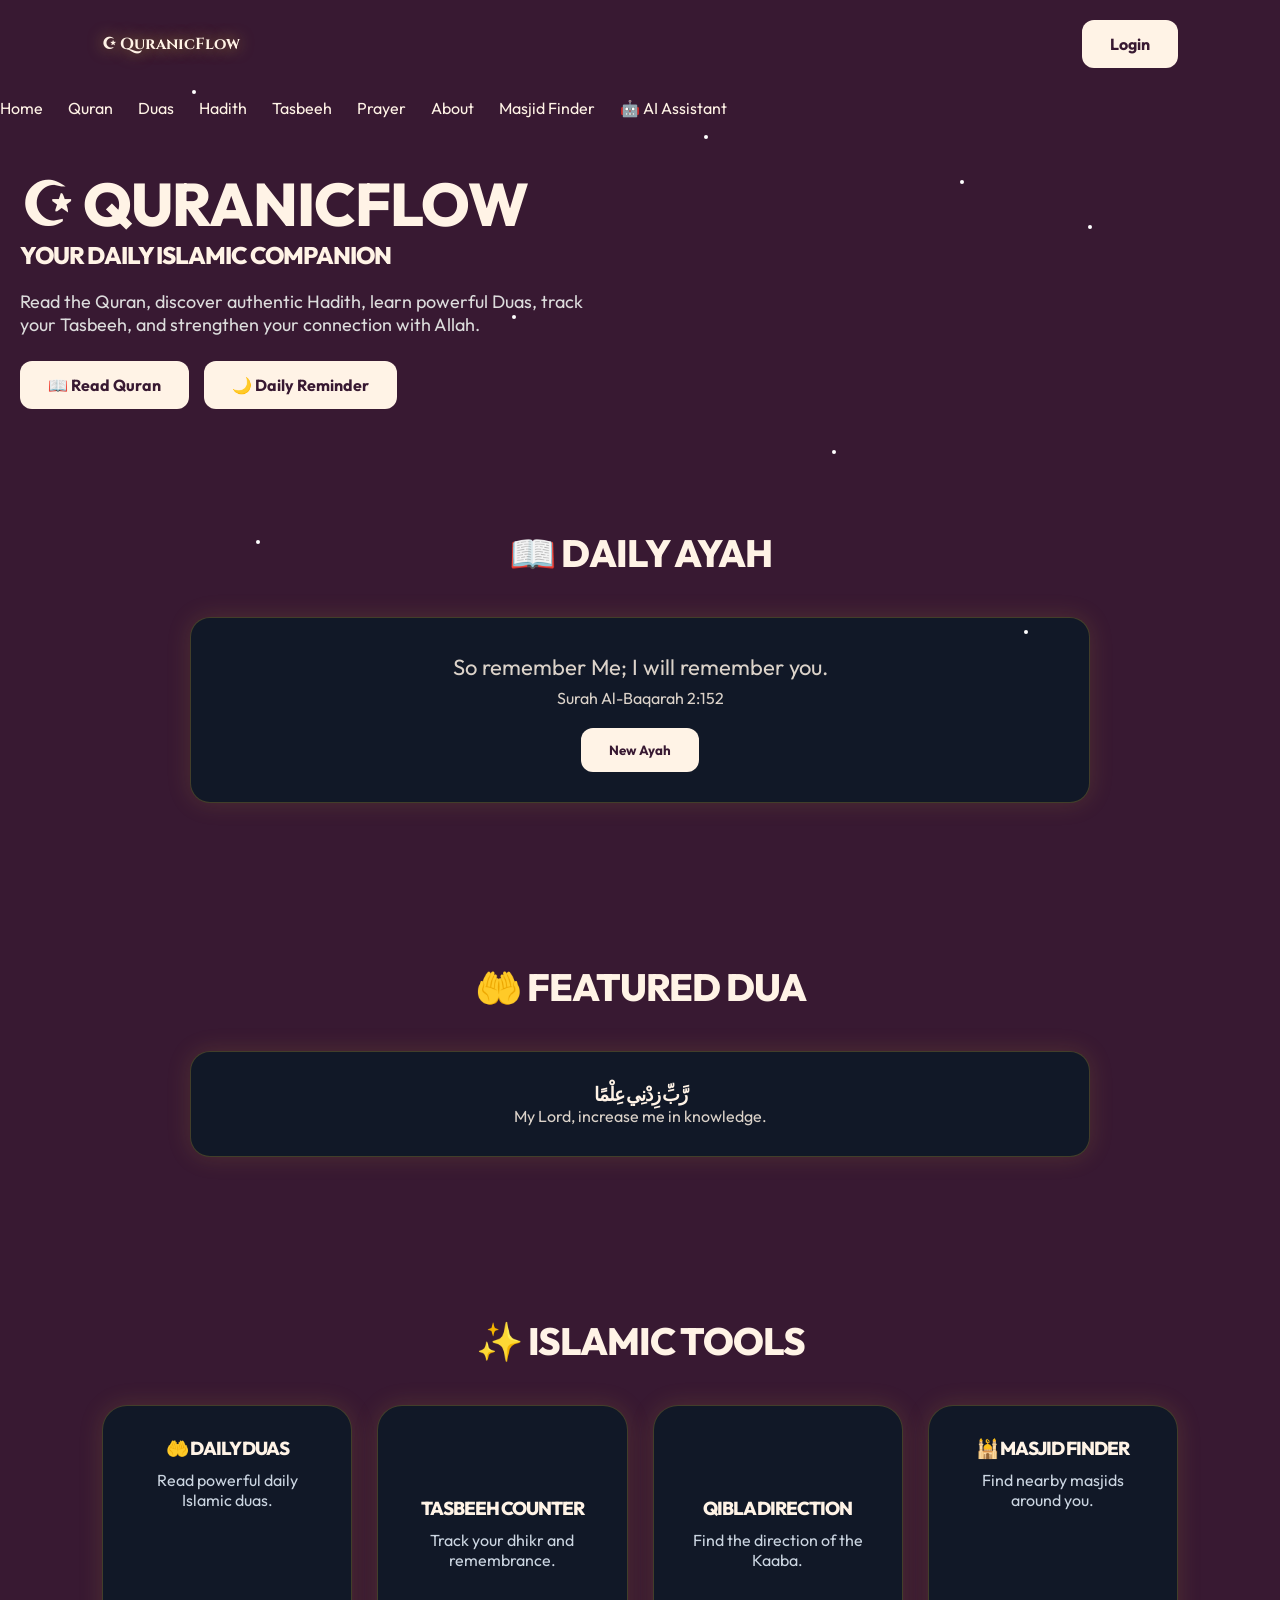
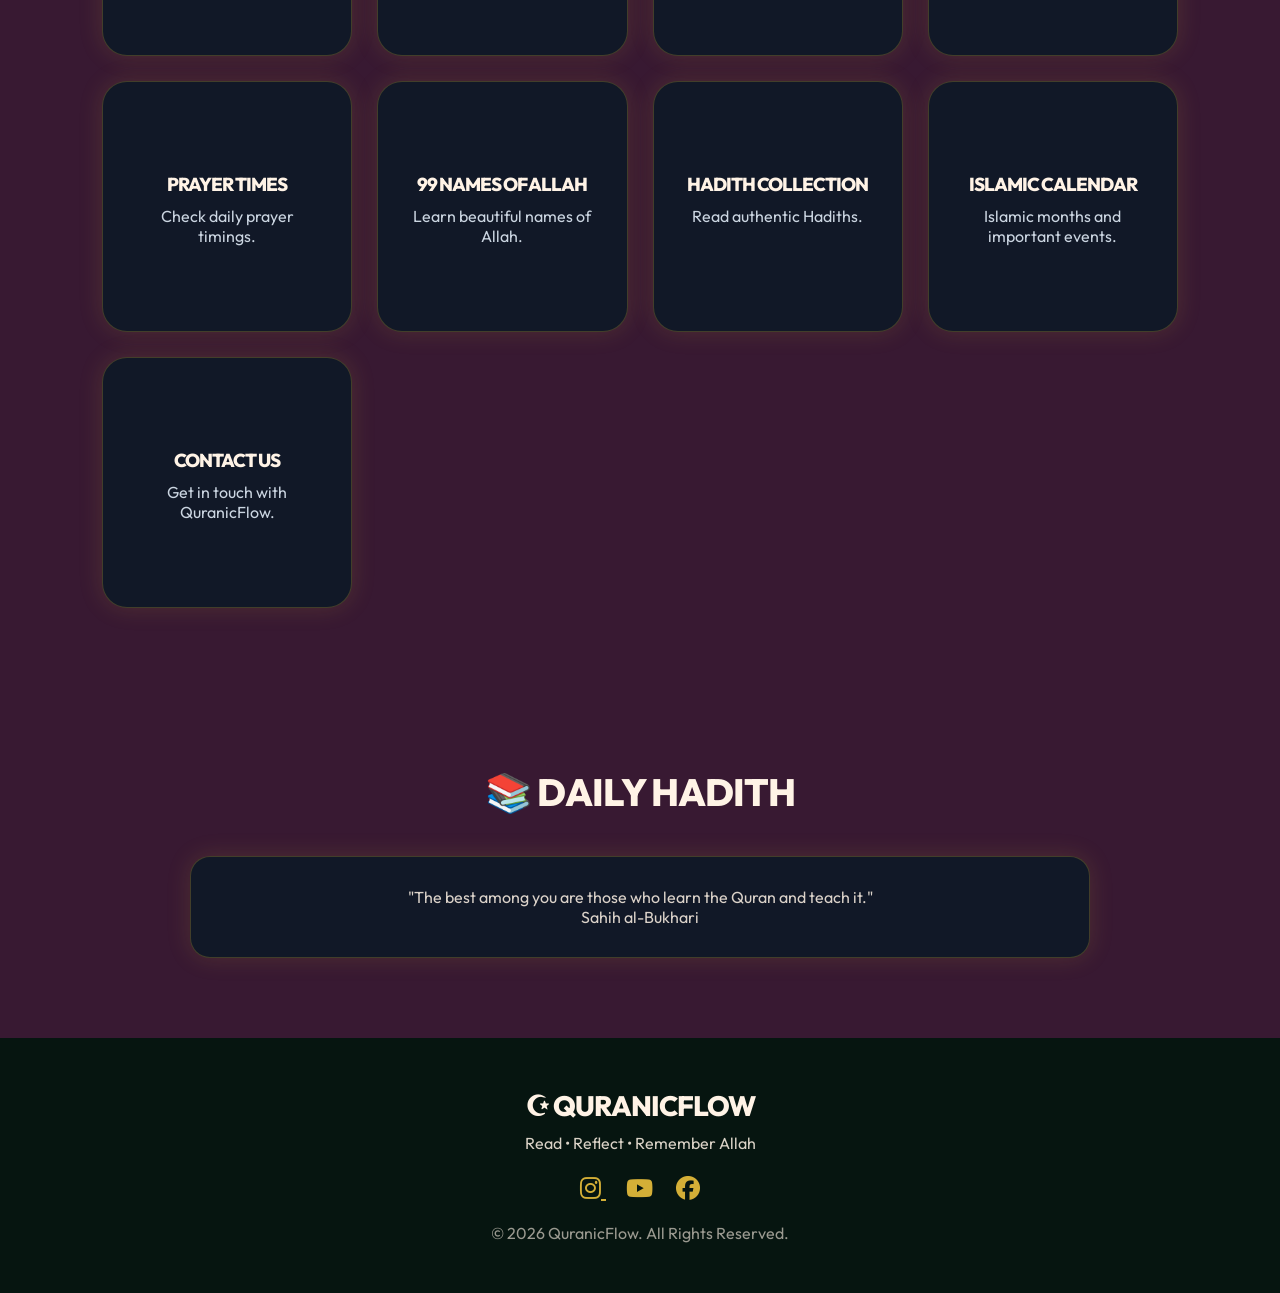
<file: index.html>
<!DOCTYPE html>
<html lang="en">
<head>
<link rel="manifest" href="manifest.json">
<meta name="theme-color" content="#D4AF37">
<meta charset="UTF-8">
<meta name="viewport" content="width=device-width, initial-scale=1.0">
<title>QuranicFlow | Read • Reflect • Remember Allah</title>

<link rel="stylesheet" href="style.css">

<link href="https://fonts.googleapis.com/css2?family=Poppins:wght@300;400;500;600;700&display=swap" rel="stylesheet">
<link href="https://fonts.googleapis.com/css2?family=Cinzel:wght@600;700&display=swap" rel="stylesheet">

<link href="https://fonts.googleapis.com/css2?family=Outfit:wght@300;400;500;600;700&display=swap" rel="stylesheet">
<link rel="stylesheet"
href="https://cdnjs.cloudflare.com/ajax/libs/font-awesome/6.5.1/css/all.min.css">

</head>
<body>



<div class="stars">
  <span></span>
  <span></span>
  <span></span>
  <span></span>
  <span></span>
  <span></span>
  <span></span>
  <span></span>
</div>

<!-- Navbar -->
<div class="navbar">
    <div class="logo">☪ QuranicFlow</div>

       <div class="nav-buttons">
    <a href="login.html" class="btn">Login</a>
</div>
</div>
<ul class="nav-links" id="nav-links">
<li><a href="#">Home</a></li>
<li><a href="quran.html">Quran</a></li>
<li><a href="duas.html">Duas</a></li>
<li><a href="hadith.html">Hadith</a></li>
<li><a href="tasbeeh.html">Tasbeeh</a></li>
<li><a href="prayer.html">Prayer</a></li>
<li><a href="about.html">About</a></li>
<li><a href="masjid.html">Masjid Finder</a></li>
<li><a href="ai.html">🤖 AI Assistant</a></li>
</ul>

</nav>
</header>

<!-- Hero -->

<section class="hero">

<div class="hero-content">

<h1>☪ QuranicFlow</h1>

<h2>Your Daily Islamic Companion</h2>

<p>
Read the Quran, discover authentic Hadith,
learn powerful Duas, track your Tasbeeh,
and strengthen your connection with Allah.
</p>

<div class="hero-buttons">

<a href="quran.html" class="btn">
📖 Read Quran
</a>

<a href="reminder.html" class="btn">
🌙 Daily Reminder
</a>

</div>

</section>

<!-- Daily Ayah -->

<section class="section">

<h2 class="section-title">
📖 Daily Ayah
</h2>

<div class="card">

<p class="ayah" id="ayahText"></p>

<span id="ayahRef"></span>

<br><br>

<button onclick="newAyah()" class="btn">
New Ayah
</button>

</div>

</section>

<!-- Featured Dua -->

<section class="section">

<h2 class="section-title">
🤲 Featured Dua
</h2>

<div class="card">

<h3>
رَّبِّ زِدْنِي عِلْمًا
</h3>

<p>
My Lord, increase me in knowledge.
</p>

</div>

</section>

<!-- Islamic Tools -->

<section class="section">

<h2 class="section-title">
✨ Islamic Tools
</h2>

<div class="tools-grid">

<div class="tool-card">
    <h3>🤲 Daily Duas</h3>
    <p>Read powerful daily Islamic duas.</p>
    <a href="duas.html" class="btn">Open</a>
</div>

<div class="tool-card">
<i class="fas fa-praying-hands"></i>

<h3>Tasbeeh Counter</h3>

<p>
Track your dhikr and remembrance.
</p>

<a href="tasbeeh.html">
Open
</a>

</div>
<div class="tool-card">

<i class="fas fa-kaaba"></i>

<h3>Qibla Direction</h3>

<p>
Find the direction of the Kaaba.
</p>

<a href="qibla.html">
Open
</a>

</div>
<div class="tool-card">

<h3>🕌 Masjid Finder</h3>

<p>
Find nearby masjids around you.
</p>

<a href="masjid.html">
Open
</a>

</div>

<div class="tool-card">

<i class="fas fa-mosque"></i>

<h3>Prayer Times</h3>

<p>
Check daily prayer timings.
</p>

<a href="prayer.html">
Open
</a>

</div>

<div class="tool-card">

<i class="fas fa-star-and-crescent"></i>

<h3>99 Names of Allah</h3>

<p>
Learn beautiful names of Allah.
</p>

<a href="names.html">
Open
</a>

</div>
<div class="tool-card">

<i class="fas fa-book"></i>

<h3>Hadith Collection</h3>

<p>
Read authentic Hadiths.
</p>

<a href="hadith.html">
Open
</a>

</div>
<div class="tool-card">

<i class="fas fa-calendar"></i>

<h3>Islamic Calendar</h3>

<p>
Islamic months and important events.
</p>

<a href="calendar.html">
Open
</a>

</div>

<div class="tool-card">

<i class="fas fa-phone"></i>

<h3>Contact Us</h3>

<p>
Get in touch with QuranicFlow.
</p>

<a href="contact.html">
Open
</a>

</div>
</div>

</section>

<!-- Hadith -->

<section class="section">

<h2 class="section-title">
📚 Daily Hadith
</h2>

<div class="card">

<p>

"The best among you are those who
learn the Quran and teach it."

</p>

<span>
Sahih al-Bukhari
</span>

</div>

</section>

<!-- Footer -->

<footer>

<h3>☪ QuranicFlow</h3>

<p>
Read • Reflect • Remember Allah
</p>

<div class="socials">

<a href="https://www.instagram.com/quranic._.flow" target="_blank">
    <i class="fab fa-instagram"></i>

<a href="#"><i class="fab fa-youtube"></i></a>

<a href="#"><i class="fab fa-facebook"></i></a>

</div>

<p class="copyright">
© 2026 QuranicFlow. All Rights Reserved.
</p>

</footer>
<script>
const ayahs = [
{
text:"And whoever puts their trust in Allah, then He is sufficient for them.",
ref:"Surah At-Talaq 65:3"
},
{
text:"Indeed, Allah is with the patient.",
ref:"Surah Al-Baqarah 2:153"
},
{
text:"So remember Me; I will remember you.",
ref:"Surah Al-Baqarah 2:152"
},
{
text:"Indeed, with hardship comes ease.",
ref:"Surah Ash-Sharh 94:6"
},
{
text:"Allah does not burden a soul beyond that it can bear.",
ref:"Surah Al-Baqarah 2:286"
}
];

function newAyah(){
const random = Math.floor(Math.random() * ayahs.length);

document.getElementById("ayahText").innerText =
ayahs[random].text;

document.getElementById("ayahRef").innerText =
ayahs[random].ref;
}

newAyah();
</script>
<button onclick="topFunction()" id="topBtn">
⬆
</button>

<script>

let mybutton =
document.getElementById("topBtn");

window.onscroll = function() {

if(document.body.scrollTop > 300 ||
document.documentElement.scrollTop > 300){

mybutton.style.display = "block";

}else{

mybutton.style.display = "none";

}

};

function topFunction(){

document.body.scrollTop = 0;
document.documentElement.scrollTop = 0;

}

</script>

<script>
if ("serviceWorker" in navigator) {
  navigator.serviceWorker.register("sw.js");
}
</script>
<script>
function toggleMenu(){
document.getElementById("nav-links").classList.toggle("active");
}
</script>
</body>
</html>
</file>
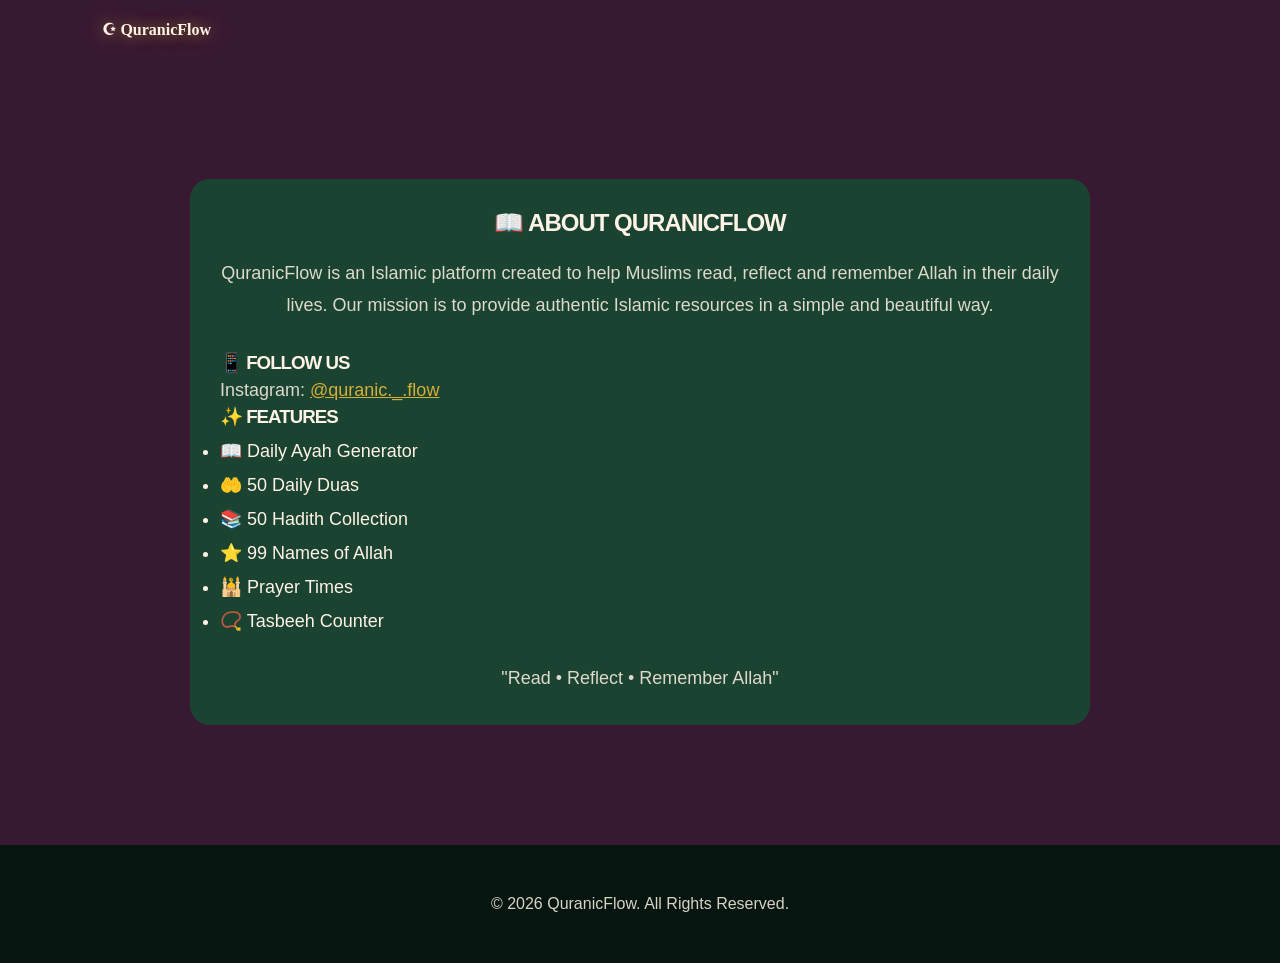
<file: about.html>
<!DOCTYPE html>
<html lang="en">
<head>
<meta charset="UTF-8">
<meta name="viewport" content="width=device-width, initial-scale=1.0">
<title>About Us | QuranicFlow</title>

<link rel="stylesheet" href="style.css">

<style>

.about-box{
max-width:900px;
margin:40px auto;
padding:30px;
background:#1B4332;
border-radius:20px;
text-align:center;
}

.about-box h2{
color:#D4AF37;
margin-bottom:20px;
}

.about-box p{
line-height:1.8;
font-size:18px;
}

.feature-list{
margin-top:30px;
text-align:left;
}

.feature-list li{
margin:12px 0;
font-size:18px;
}

</style>

</head>
<body>

<header>
<nav class="navbar">
<div class="logo">☪ QuranicFlow</div>
</nav>
</header>

<section class="section">

<div class="about-box">

<h2>📖 About QuranicFlow</h2>

<p>
QuranicFlow is an Islamic platform created to help Muslims
read, reflect and remember Allah in their daily lives.
Our mission is to provide authentic Islamic resources in a
simple and beautiful way.
</p>

<div class="feature-list">
<h3 style="color:#D4AF37;">📱 Follow Us</h3>

<p>
Instagram:
<a href="https://instagram.com/quranic._.flow"
style="color:#D4AF37;">
@quranic._.flow
</a>
</p>

<h3>✨ Features</h3>

<ul>
<li>📖 Daily Ayah Generator</li>
<li>🤲 50 Daily Duas</li>
<li>📚 50 Hadith Collection</li>
<li>⭐ 99 Names of Allah</li>
<li>🕌 Prayer Times</li>
<li>📿 Tasbeeh Counter</li>
</ul>

</div>

<p style="margin-top:30px;">
"Read • Reflect • Remember Allah"
</p>

</div>

</section>

<footer>
<p>© 2026 QuranicFlow. All Rights Reserved.</p>
</footer>

</body>
</html>
</file>
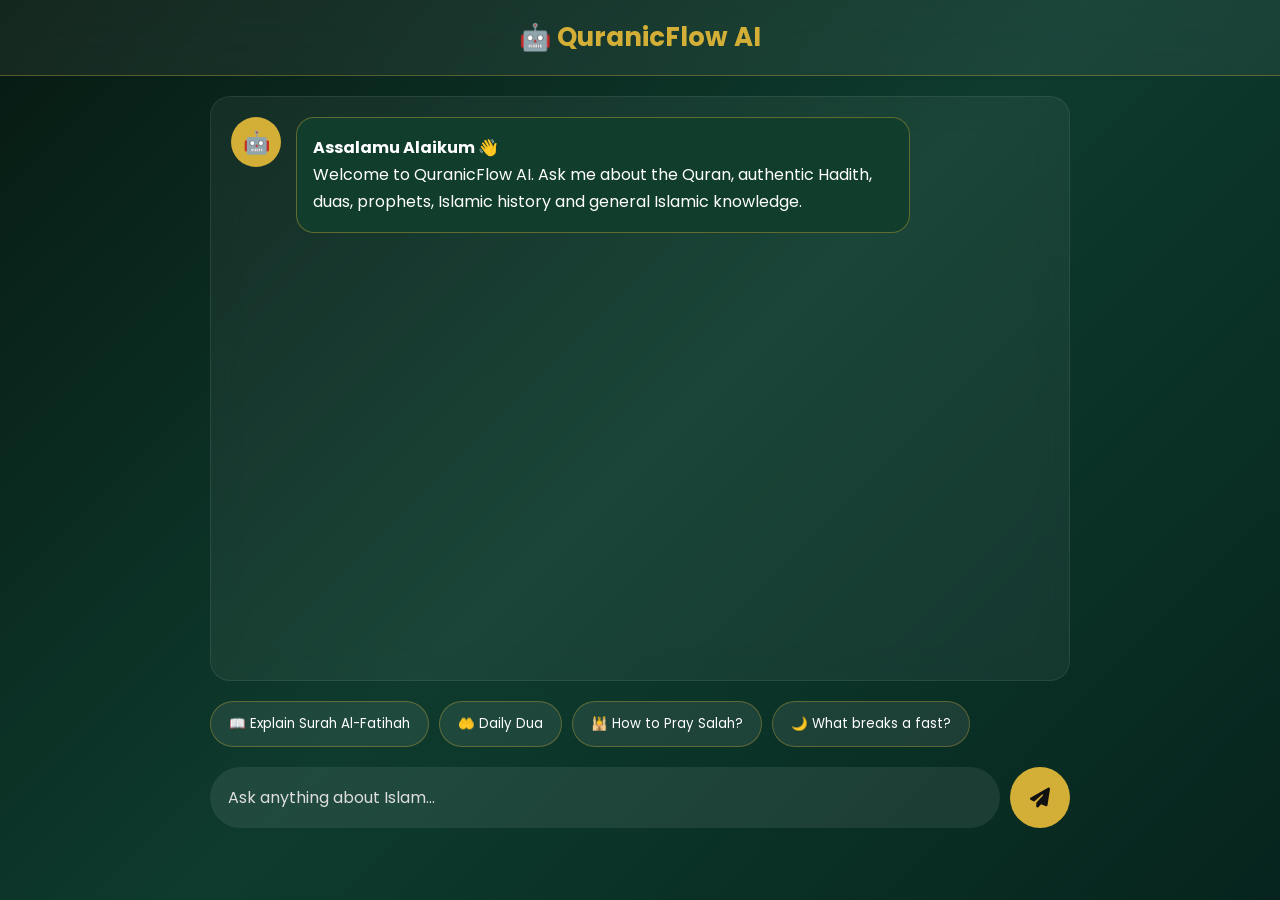
<file: ai.html>
<!DOCTYPE html>
<html lang="en">
<head>
    <meta charset="UTF-8">
    <meta name="viewport" content="width=device-width, initial-scale=1.0">
    <title>QuranicFlow AI Assistant</title>

    <link rel="stylesheet" href="ai.css">

    <!-- Google Font -->
    <link href="https://fonts.googleapis.com/css2?family=Poppins:wght@300;400;500;600;700&display=swap" rel="stylesheet">

    <!-- Icons -->
    <link rel="stylesheet" href="https://cdnjs.cloudflare.com/ajax/libs/font-awesome/6.7.2/css/all.min.css">
</head>

<body>

<header class="topbar">
    <h2>🤖 QuranicFlow AI</h2>
</header>

<section class="chat-container">

    <div id="chatBox" class="chat-box">

        <div class="ai-message">
            <div class="avatar">
                🤖
            </div>

            <div class="message">
                <h4>Assalamu Alaikum 👋</h4>

                <p>
                    Welcome to QuranicFlow AI.
                    Ask me about the Quran, authentic Hadith,
                    duas, prophets, Islamic history and general
                    Islamic knowledge.
                </p>
            </div>
        </div>

    </div>

    <div class="suggestions">

        <button class="suggestion">
            📖 Explain Surah Al-Fatihah
        </button>

        <button class="suggestion">
            🤲 Daily Dua
        </button>

        <button class="suggestion">
            🕌 How to Pray Salah?
        </button>

        <button class="suggestion">
            🌙 What breaks a fast?
        </button>

    </div>

    <div class="input-area">

        <input
        type="text"
        id="userInput"
        placeholder="Ask anything about Islam...">

        <button id="sendBtn">
            <i class="fas fa-paper-plane"></i>
        </button>

    </div>

</section>

<script src="ai.js"></script>

</body>
</html>
</file>
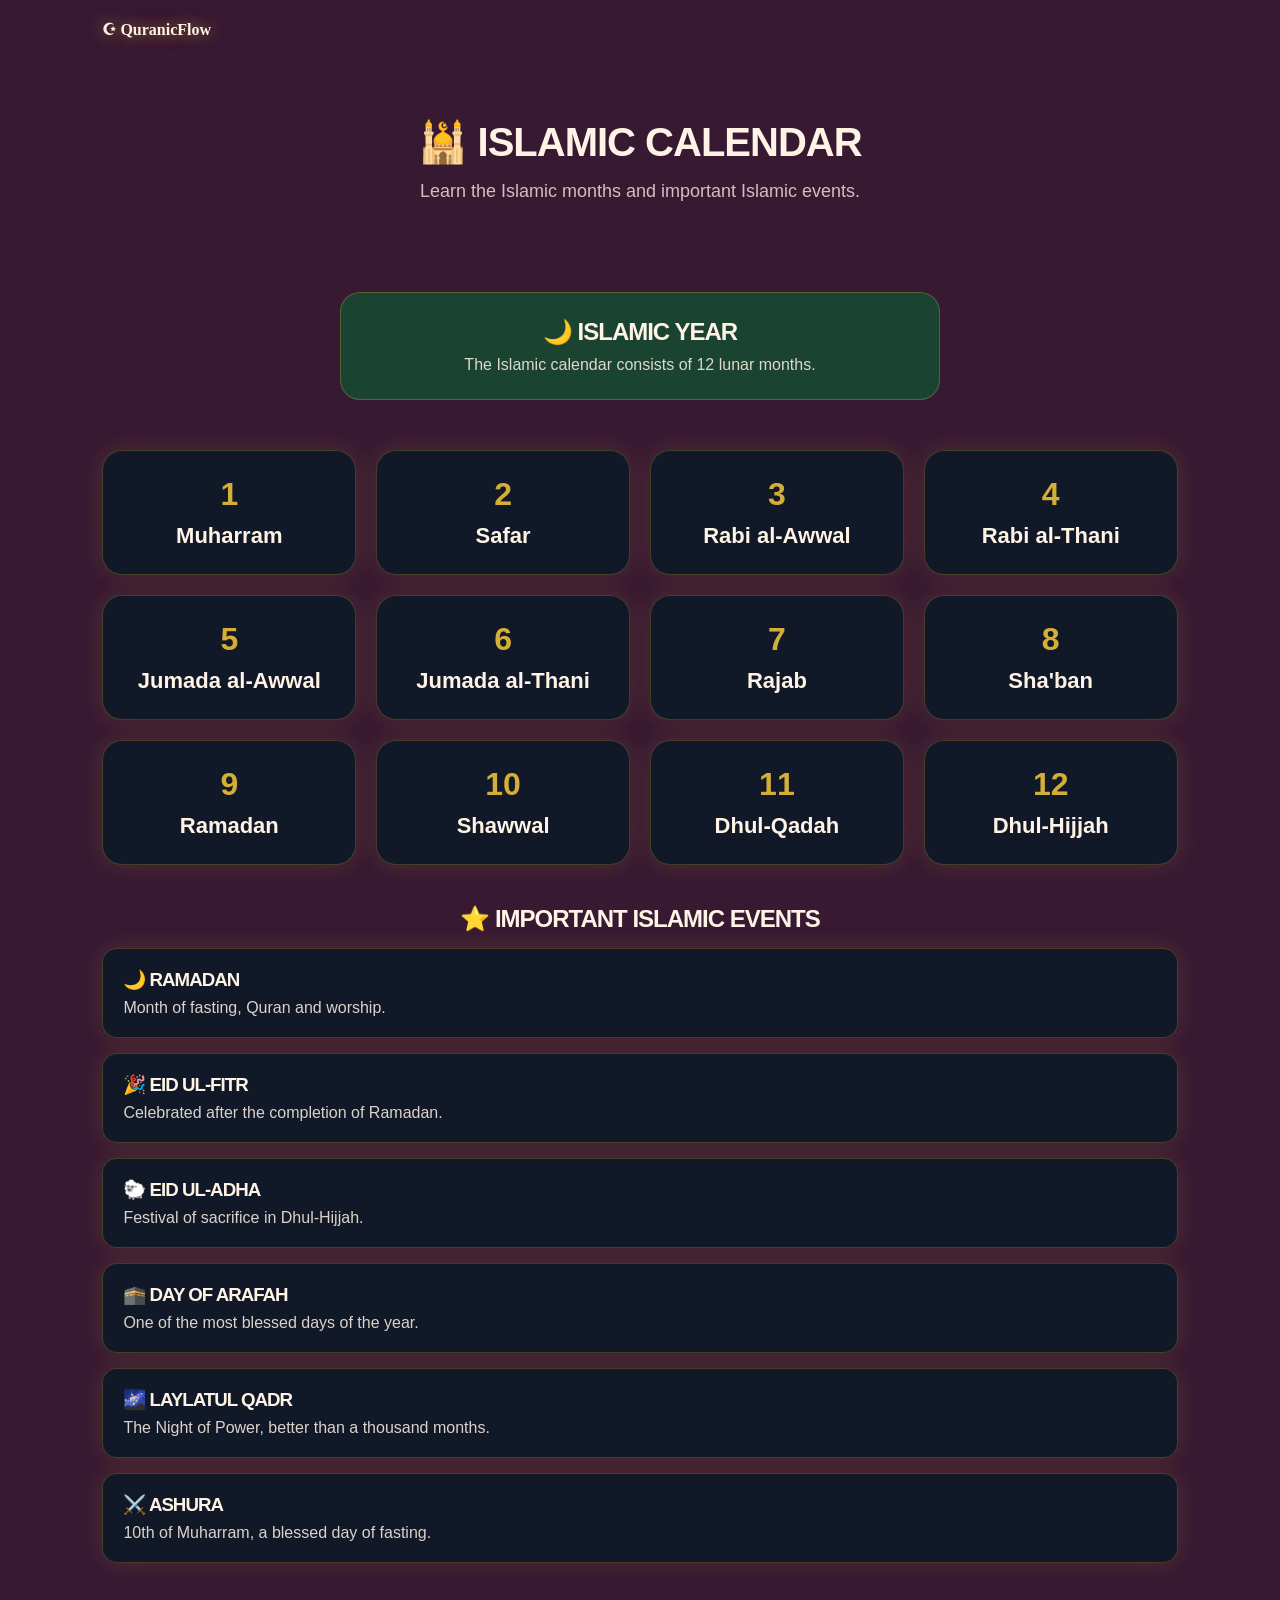
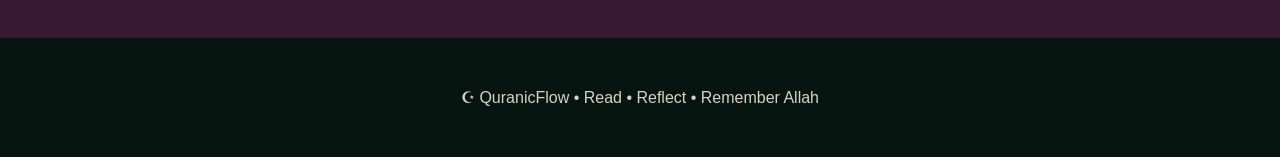
<file: calendar.html>
<!DOCTYPE html>
<html lang="en">
<head>
<meta charset="UTF-8">
<meta name="viewport" content="width=device-width, initial-scale=1.0">
<title>Islamic Calendar | QuranicFlow</title>

<link rel="stylesheet" href="style.css">

<style>

.calendar-hero{
text-align:center;
padding:60px 20px;
}

.calendar-hero h1{
font-size:40px;
color:#D4AF37;
margin-bottom:15px;
}

.calendar-hero p{
font-size:18px;
opacity:.9;
}

.months-grid{
display:grid;
grid-template-columns:repeat(auto-fit,minmax(220px,1fr));
gap:20px;
padding:20px 8%;
}

.month-card{
background:#1B4332;
padding:25px;
border-radius:20px;
text-align:center;
transition:.3s;
border:1px solid rgba(212,175,55,.3);
}

.month-card:hover{
transform:translateY(-10px);
box-shadow:0 0 25px rgba(212,175,55,.25);
}

.month-number{
font-size:32px;
font-weight:bold;
color:#D4AF37;
margin-bottom:10px;
}

.month-name{
font-size:22px;
font-weight:600;
}

.events{
padding:20px 8% 60px;
}

.event-card{
background:#1B4332;
padding:20px;
margin:15px 0;
border-radius:15px;
border-left:5px solid #D4AF37;
}

.event-card h3{
color:#D4AF37;
margin-bottom:8px;
}

.hijri-box{
max-width:600px;
margin:30px auto;
background:#1B4332;
padding:25px;
border-radius:20px;
text-align:center;
border:1px solid rgba(212,175,55,.3);
}

.hijri-box h2{
color:#D4AF37;
margin-bottom:10px;
}

</style>

</head>
<body>

<header>
<nav class="navbar">
<div class="logo">☪ QuranicFlow</div>
</nav>
</header>

<section class="calendar-hero">

<h1>🕌 Islamic Calendar</h1>

<p>
Learn the Islamic months and important Islamic events.
</p>

</section>

<div class="hijri-box">

<h2>🌙 Islamic Year</h2>

<p>
The Islamic calendar consists of 12 lunar months.
</p>

</div>

<section class="months-grid">

<div class="month-card">
<div class="month-number">1</div>
<div class="month-name">Muharram</div>
</div>

<div class="month-card">
<div class="month-number">2</div>
<div class="month-name">Safar</div>
</div>

<div class="month-card">
<div class="month-number">3</div>
<div class="month-name">Rabi al-Awwal</div>
</div>

<div class="month-card">
<div class="month-number">4</div>
<div class="month-name">Rabi al-Thani</div>
</div>

<div class="month-card">
<div class="month-number">5</div>
<div class="month-name">Jumada al-Awwal</div>
</div>

<div class="month-card">
<div class="month-number">6</div>
<div class="month-name">Jumada al-Thani</div>
</div>

<div class="month-card">
<div class="month-number">7</div>
<div class="month-name">Rajab</div>
</div>

<div class="month-card">
<div class="month-number">8</div>
<div class="month-name">Sha'ban</div>
</div>

<div class="month-card">
<div class="month-number">9</div>
<div class="month-name">Ramadan</div>
</div>

<div class="month-card">
<div class="month-number">10</div>
<div class="month-name">Shawwal</div>
</div>

<div class="month-card">
<div class="month-number">11</div>
<div class="month-name">Dhul-Qadah</div>
</div>

<div class="month-card">
<div class="month-number">12</div>
<div class="month-name">Dhul-Hijjah</div>
</div>

</section>

<section class="events">

<h2 style="text-align:center;color:#D4AF37;">
⭐ Important Islamic Events
</h2>

<div class="event-card">
<h3>🌙 Ramadan</h3>
<p>Month of fasting, Quran and worship.</p>
</div>

<div class="event-card">
<h3>🎉 Eid ul-Fitr</h3>
<p>Celebrated after the completion of Ramadan.</p>
</div>

<div class="event-card">
<h3>🐑 Eid ul-Adha</h3>
<p>Festival of sacrifice in Dhul-Hijjah.</p>
</div>

<div class="event-card">
<h3>🕋 Day of Arafah</h3>
<p>One of the most blessed days of the year.</p>
</div>

<div class="event-card">
<h3>🌌 Laylatul Qadr</h3>
<p>The Night of Power, better than a thousand months.</p>
</div>

<div class="event-card">
<h3>⚔️ Ashura</h3>
<p>10th of Muharram, a blessed day of fasting.</p>
</div>

</section>

<footer>
<p>☪ QuranicFlow • Read • Reflect • Remember Allah</p>
</footer>

</body>
</html>
</file>
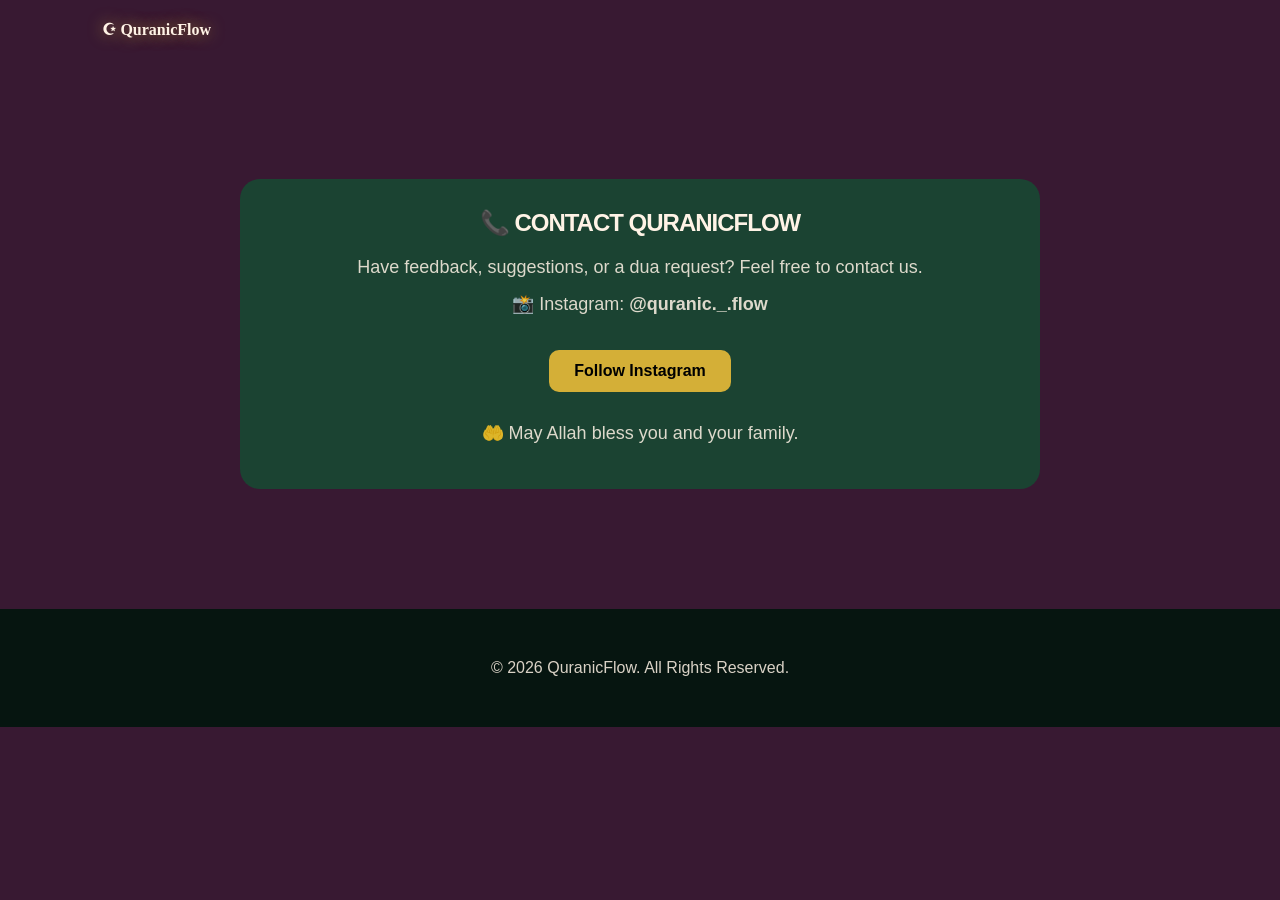
<file: contact.html>
<!DOCTYPE html>
<html lang="en">
<head>
<meta charset="UTF-8">
<meta name="viewport" content="width=device-width, initial-scale=1.0">
<title>Contact Us | QuranicFlow</title>

<link rel="stylesheet" href="style.css">

<style>
.contact-box{
max-width:800px;
margin:40px auto;
padding:30px;
background:#1B4332;
border-radius:20px;
text-align:center;
}

.contact-box h2{
color:#D4AF37;
margin-bottom:20px;
}

.contact-box p{
margin:15px 0;
font-size:18px;
}

.contact-btn{
display:inline-block;
margin-top:20px;
padding:12px 25px;
background:#D4AF37;
color:black;
text-decoration:none;
border-radius:10px;
font-weight:bold;
}
</style>

</head>
<body>

<header>
<nav class="navbar">
<div class="logo">☪ QuranicFlow</div>
</nav>
</header>

<section class="section">

<div class="contact-box">

<h2>📞 Contact QuranicFlow</h2>

<p>
Have feedback, suggestions, or a dua request?
Feel free to contact us.
</p>

<p>
📸 Instagram:
<strong>@quranic._.flow</strong>
</p>

<a href="https://instagram.com/quranic._.flow"
class="contact-btn">
Follow Instagram
</a>

<p style="margin-top:30px;">
🤲 May Allah bless you and your family.
</p>

</div>

</section>

<footer>
<p>© 2026 QuranicFlow. All Rights Reserved.</p>
</footer>

</body>
</html>
</file>
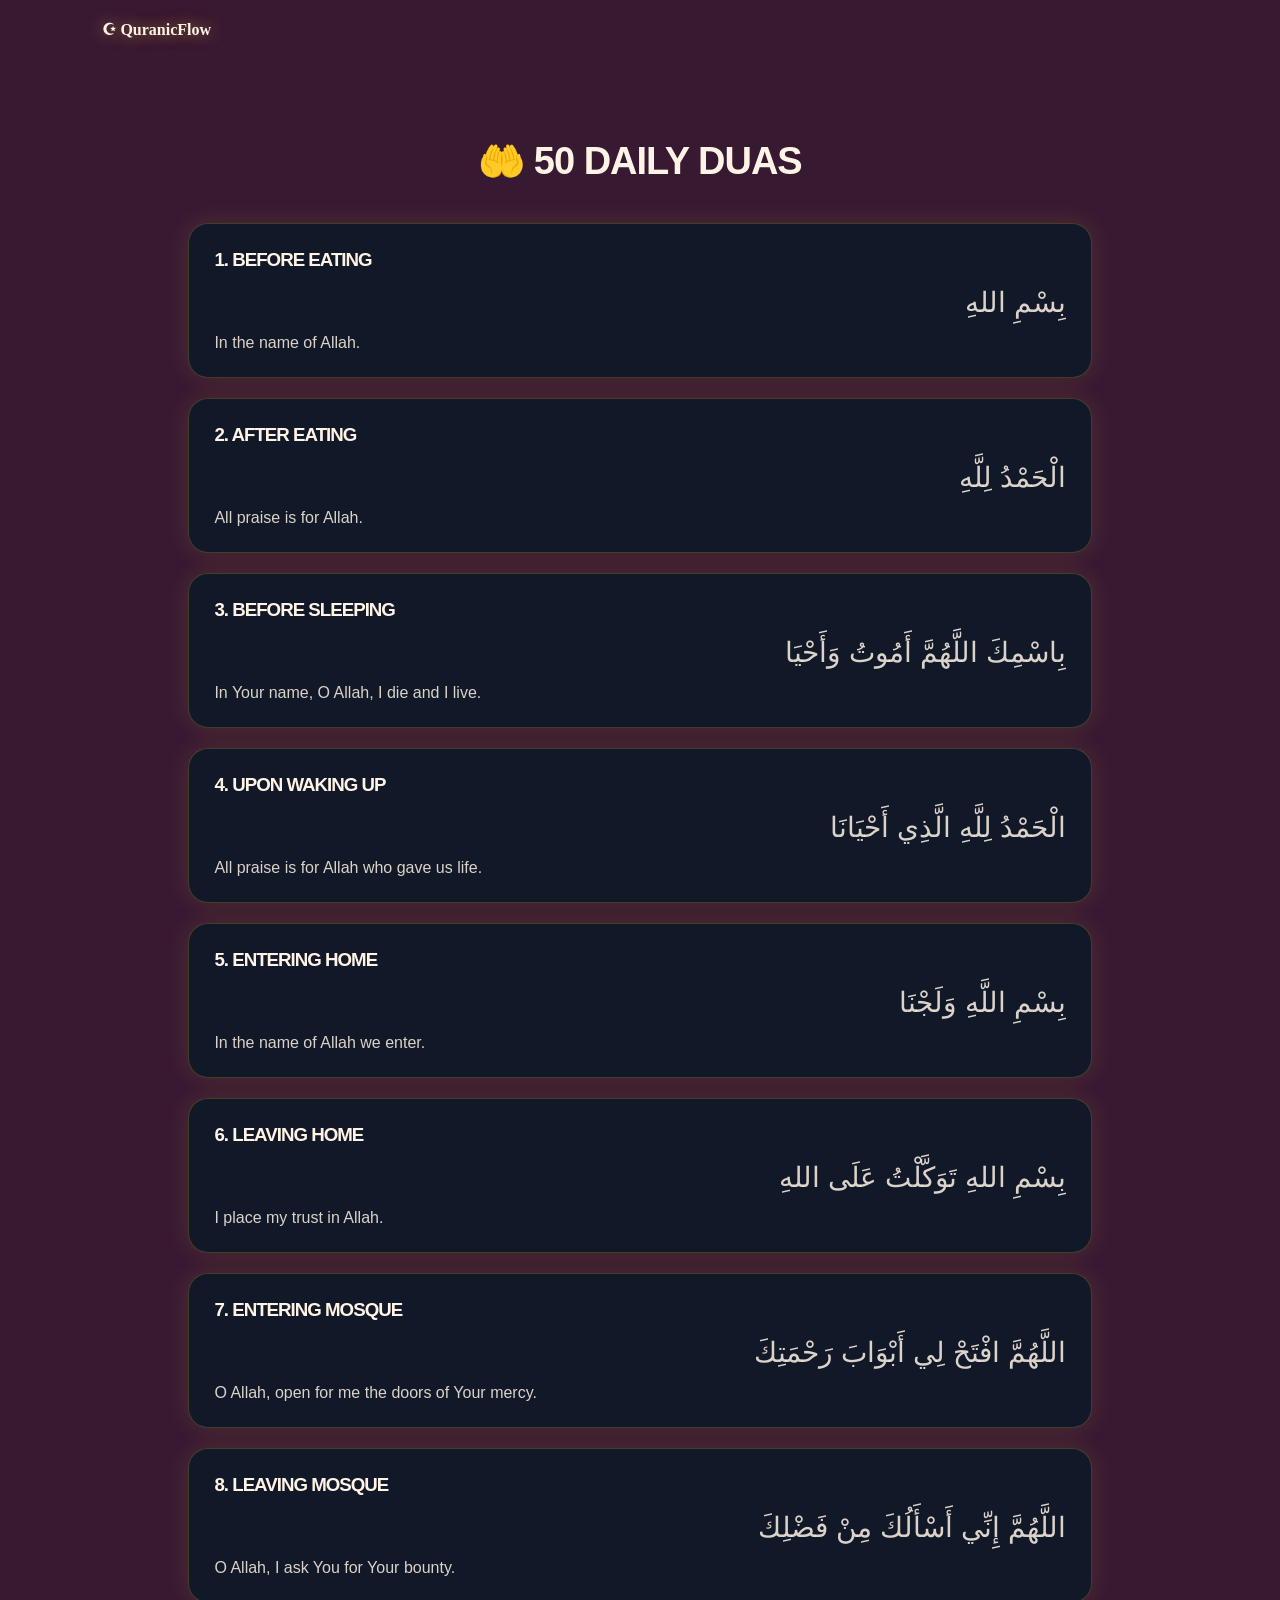
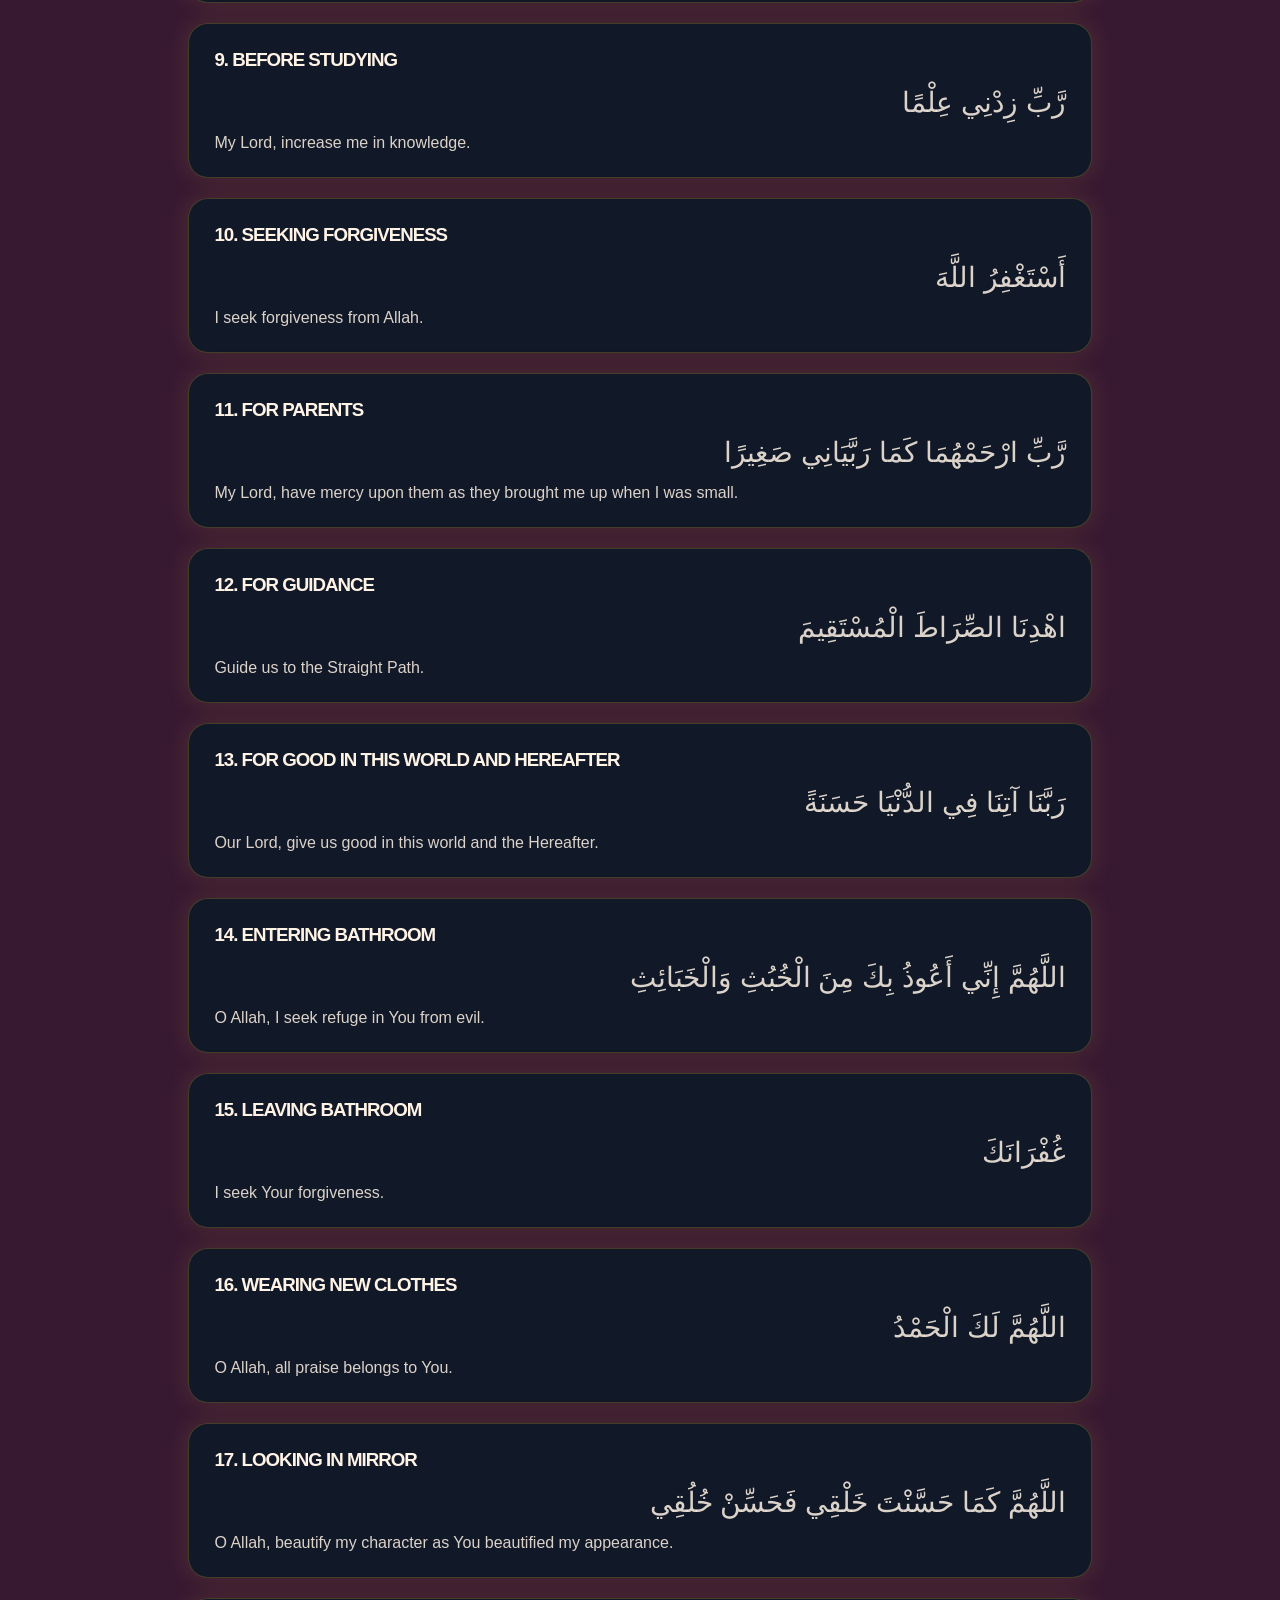
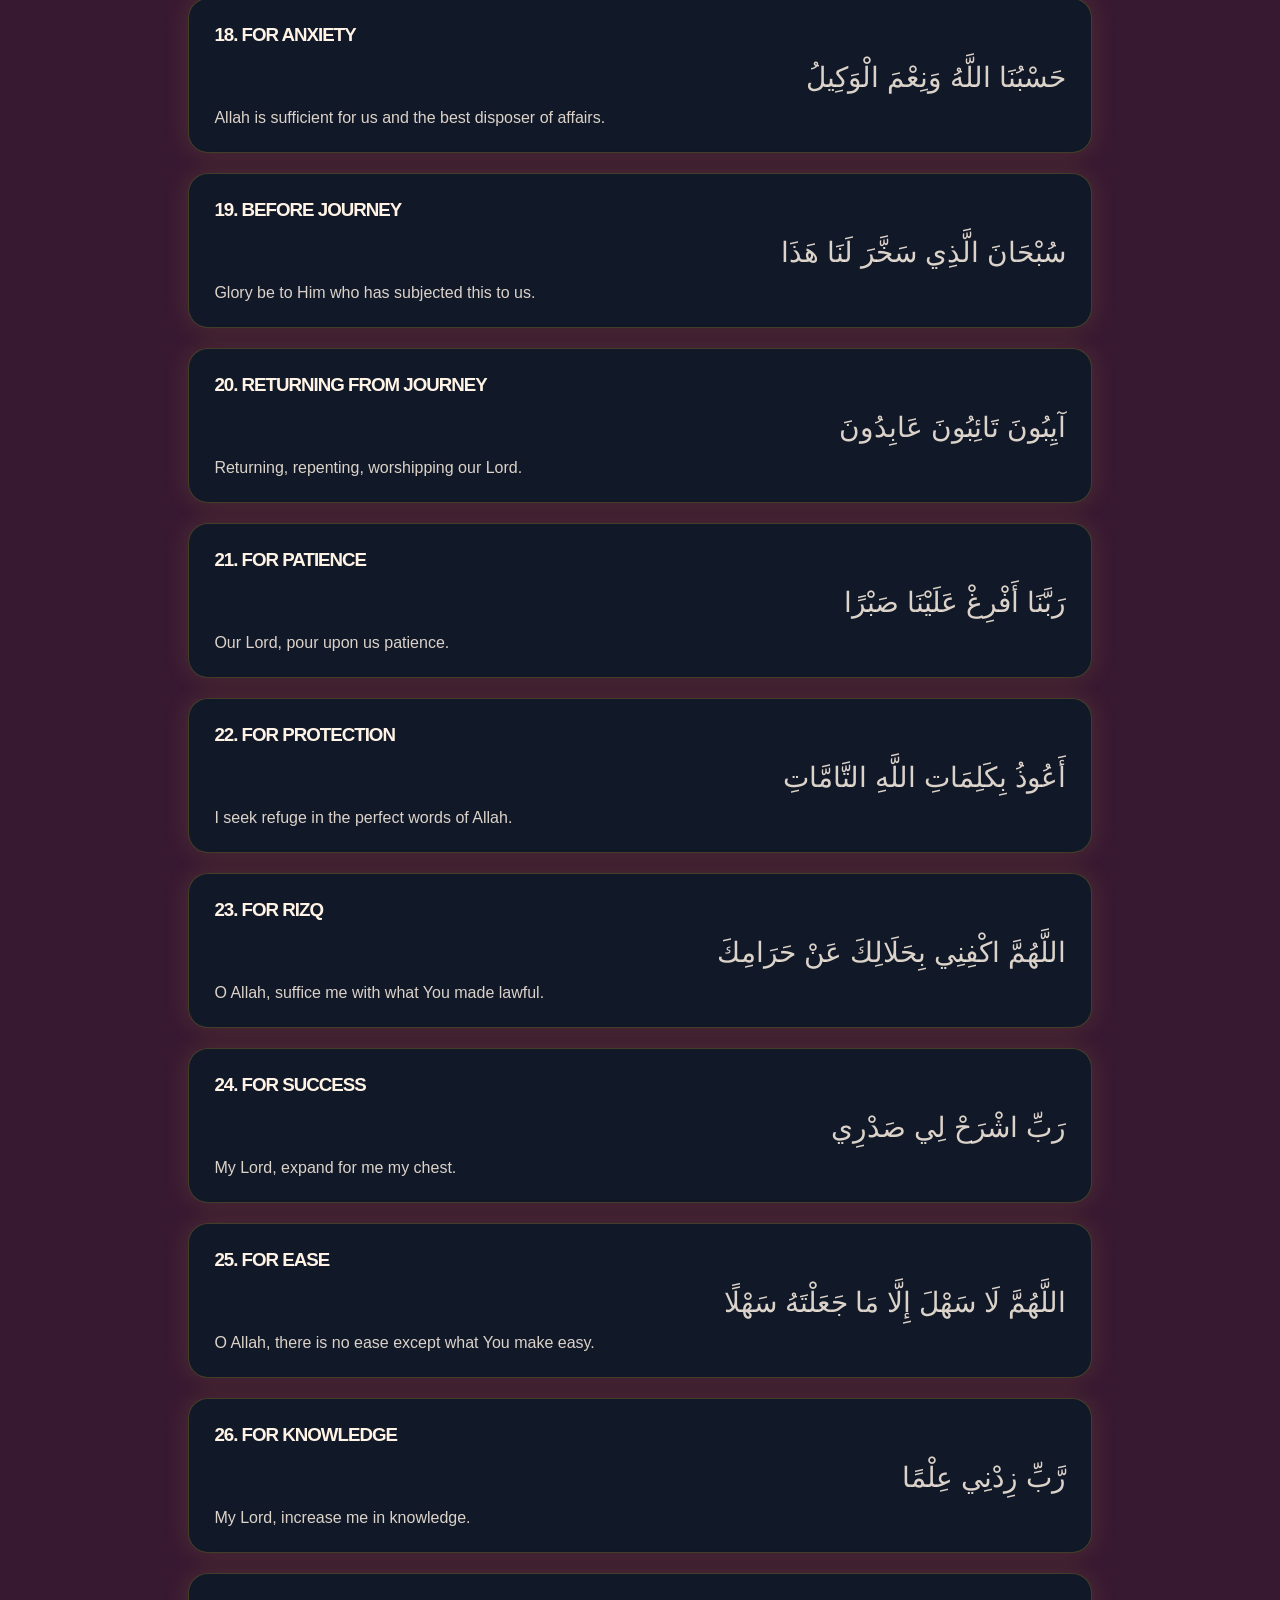
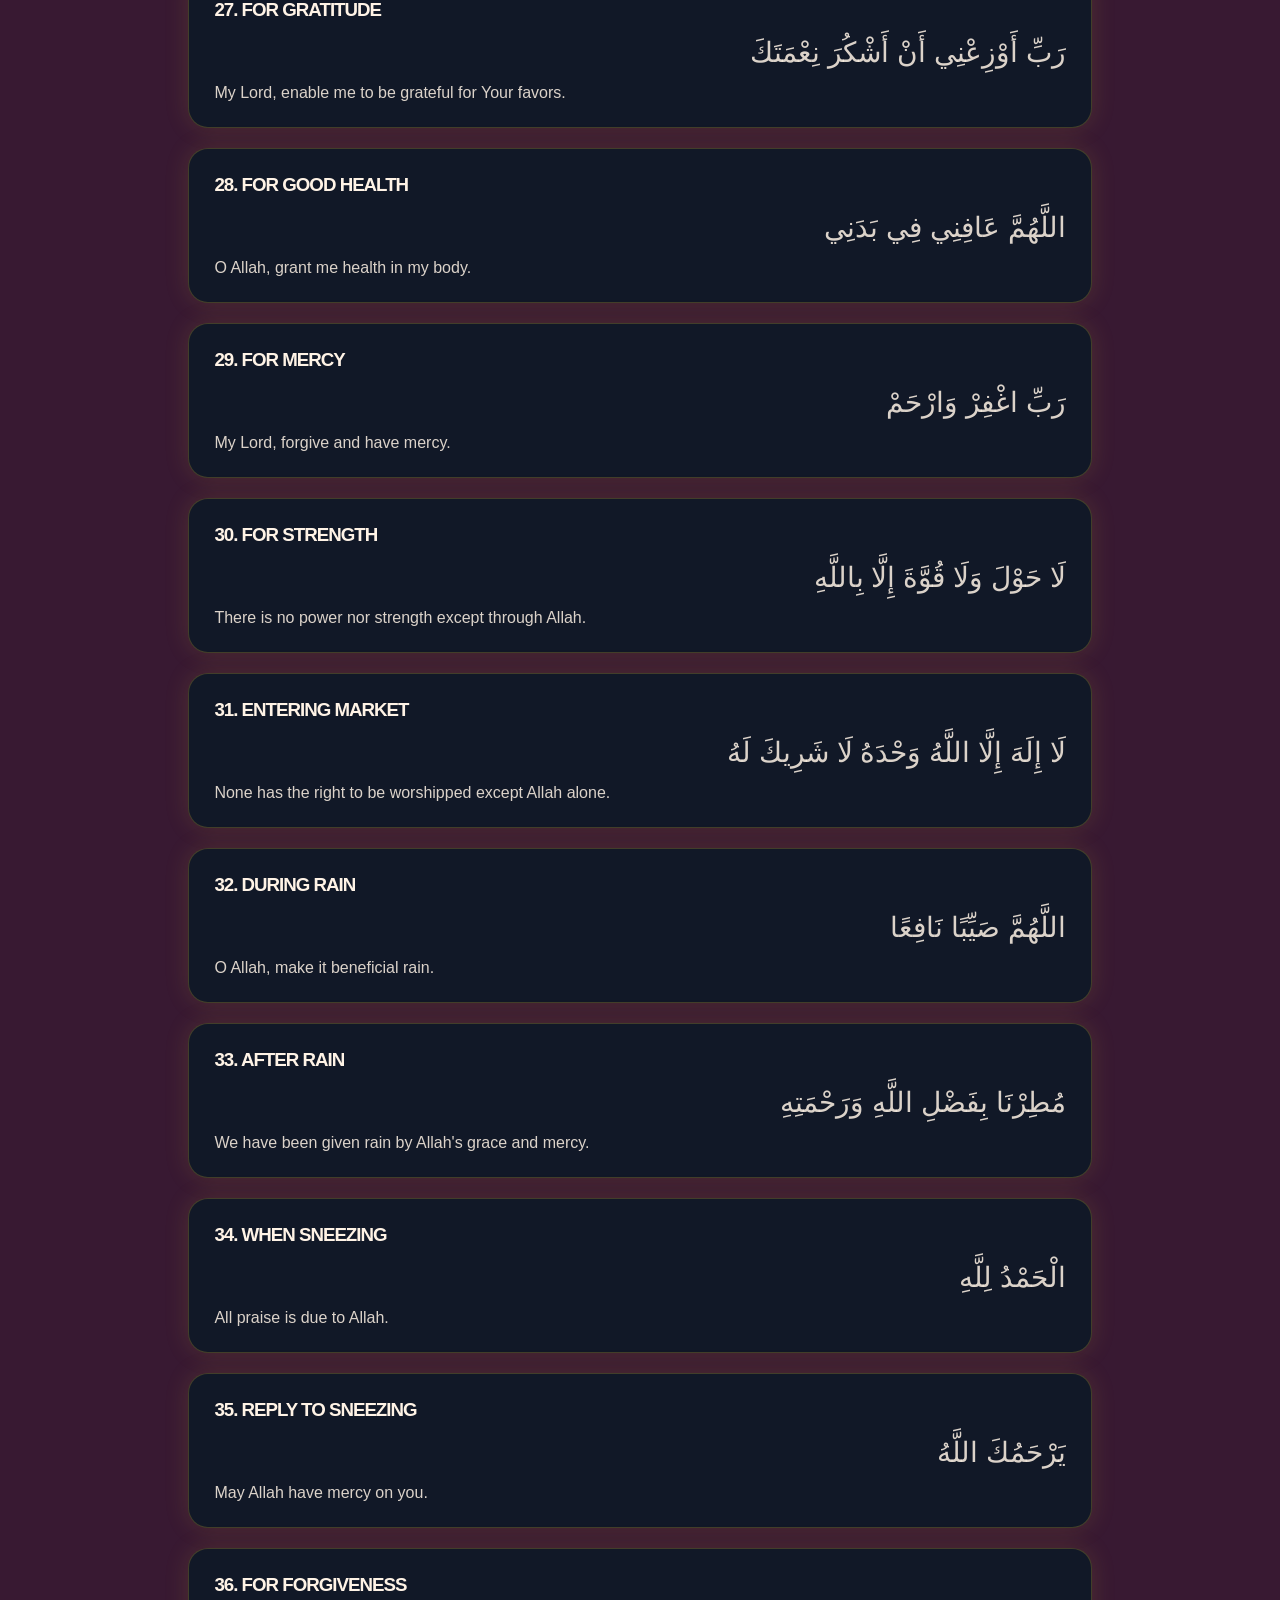
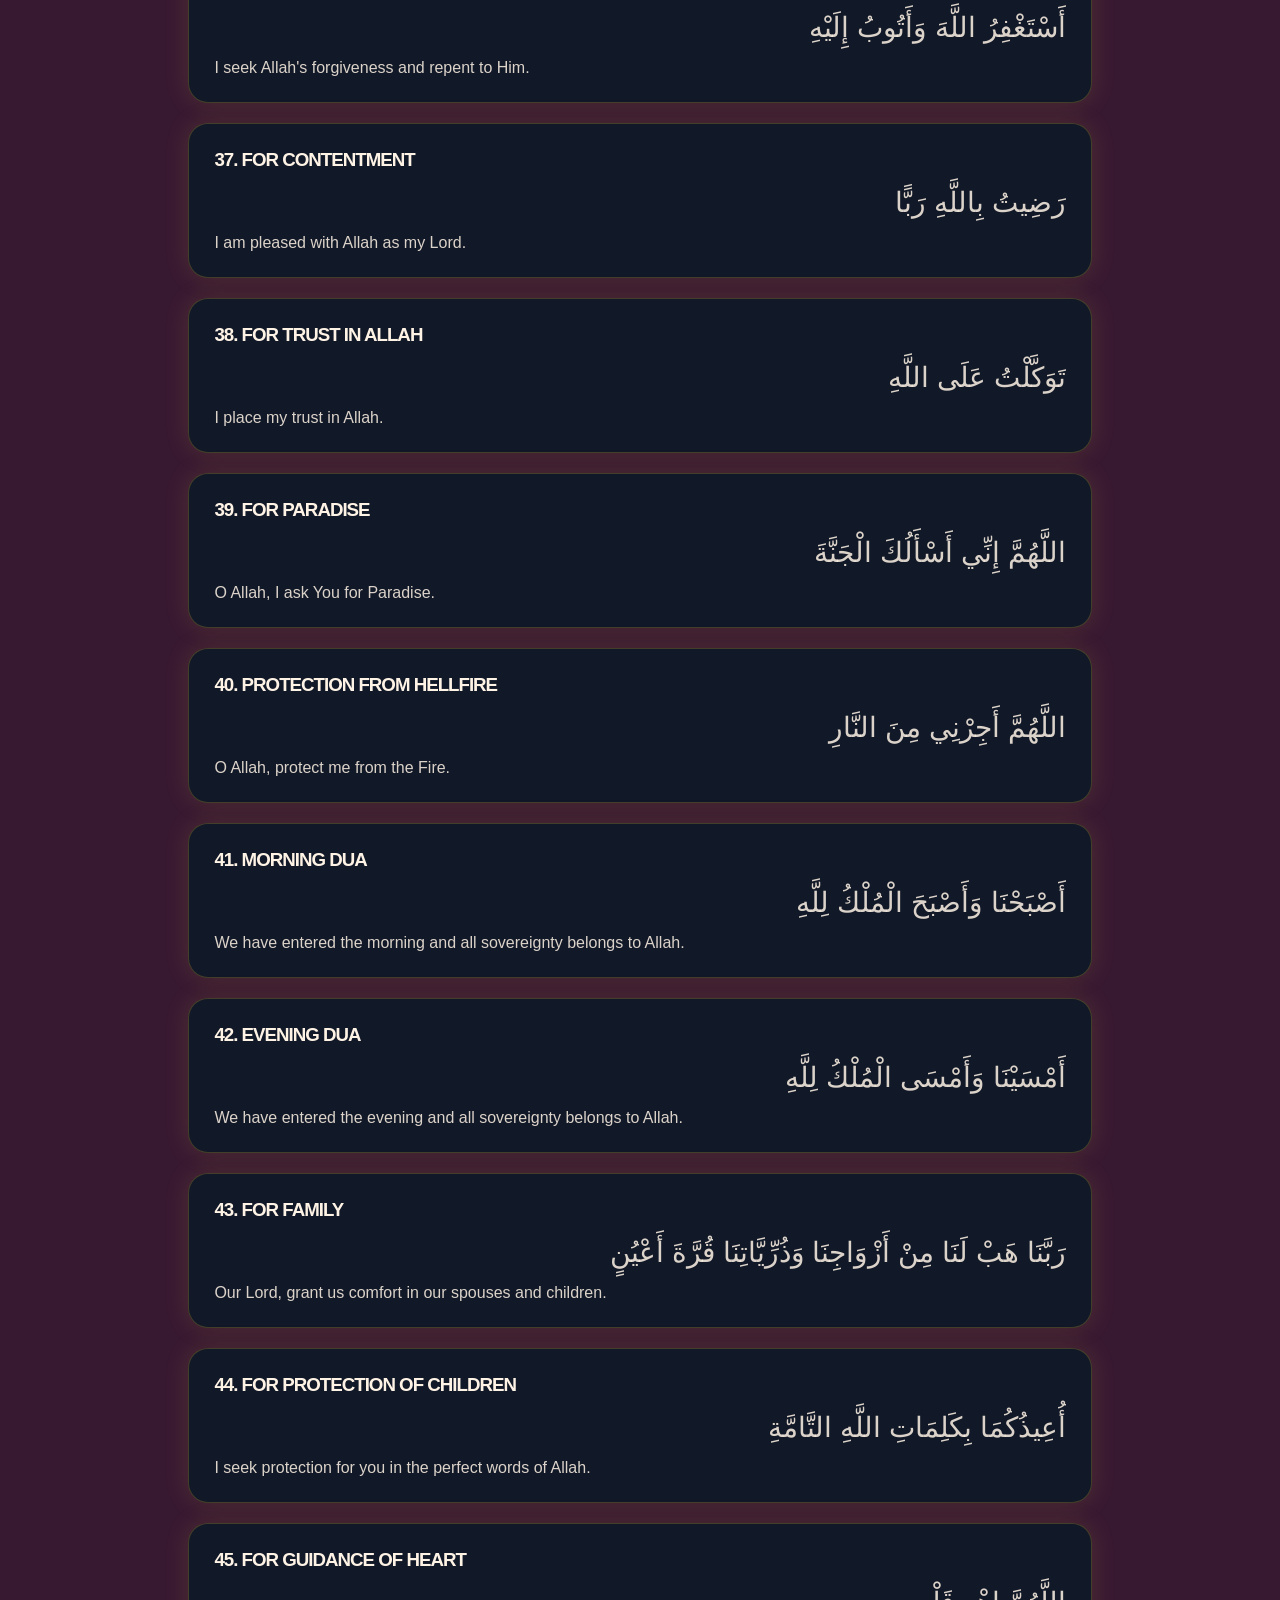
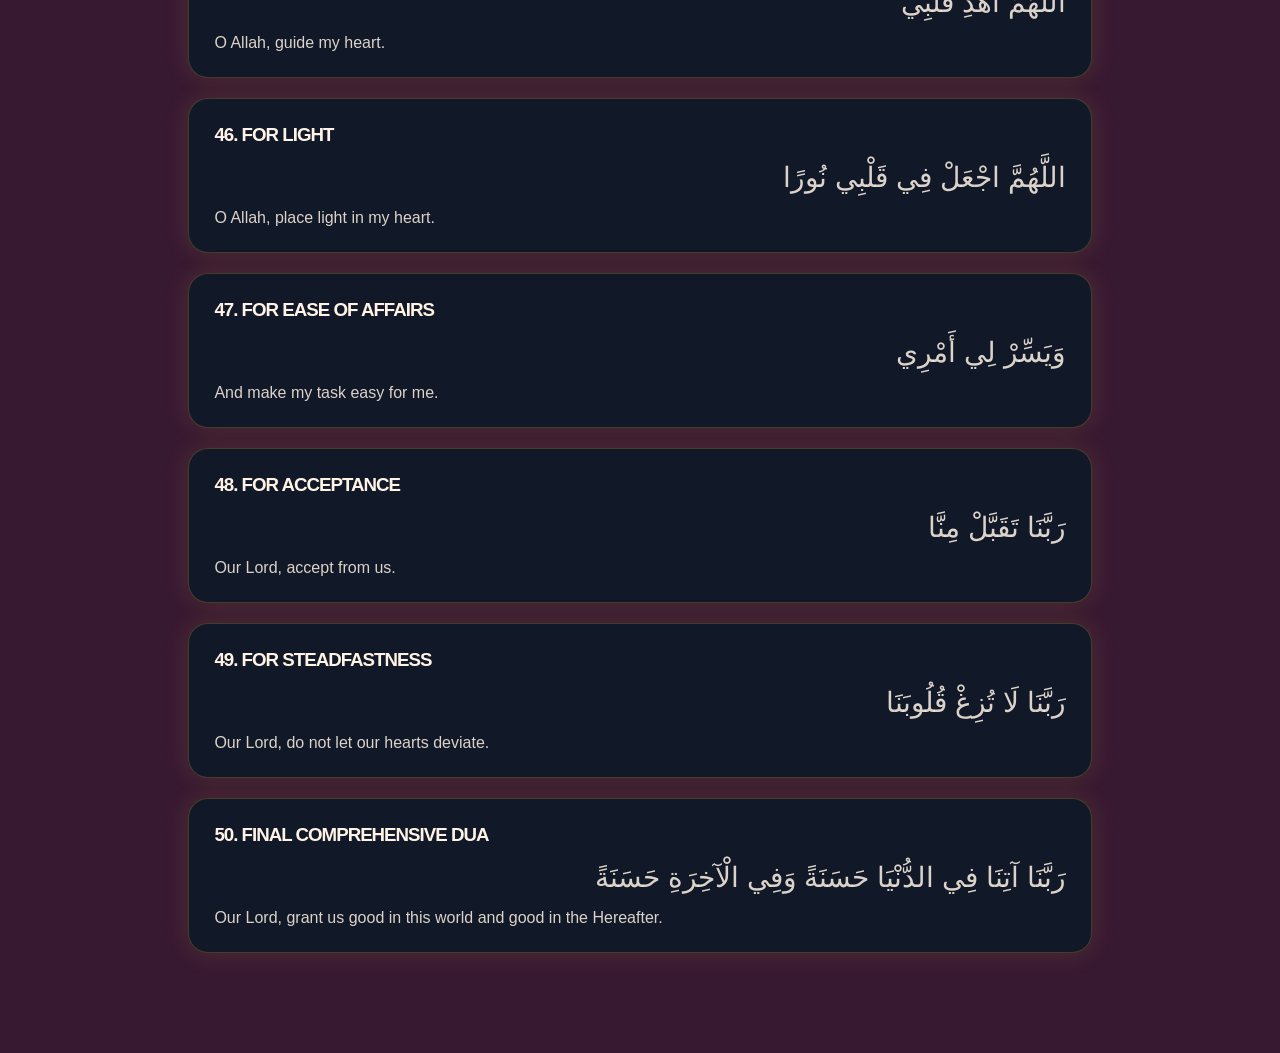
<file: duas.html>
<!DOCTYPE html>
<html lang="en">
<head>
<meta charset="UTF-8">
<meta name="viewport" content="width=device-width, initial-scale=1.0">
<title>50 Duas | QuranicFlow</title>
<link rel="stylesheet" href="style.css">

<style>
.dua-card{
background:#1B4332;
padding:25px;
border-radius:20px;
margin:20px 8%;
}

.dua-card h3{
color:#D4AF37;
margin-bottom:10px;
}

.arabic{
font-size:28px;
margin:15px 0;
text-align:right;
}
</style>
</head>
<body>

<header>
<nav class="navbar">
<div class="logo">☪ QuranicFlow</div>
</nav>
</header>

<section class="section">
<h2 class="section-title">🤲 50 Daily Duas</h2>

<div class="dua-card">
<h3>1. Before Eating</h3>
<p class="arabic">بِسْمِ اللهِ</p>
<p>In the name of Allah.</p>
</div>

<div class="dua-card">
<h3>2. After Eating</h3>
<p class="arabic">الْحَمْدُ لِلَّهِ</p>
<p>All praise is for Allah.</p>
</div>

<div class="dua-card">
<h3>3. Before Sleeping</h3>
<p class="arabic">بِاسْمِكَ اللَّهُمَّ أَمُوتُ وَأَحْيَا</p>
<p>In Your name, O Allah, I die and I live.</p>
</div>

<div class="dua-card">
<h3>4. Upon Waking Up</h3>
<p class="arabic">الْحَمْدُ لِلَّهِ الَّذِي أَحْيَانَا</p>
<p>All praise is for Allah who gave us life.</p>
</div>

<div class="dua-card">
<h3>5. Entering Home</h3>
<p class="arabic">بِسْمِ اللَّهِ وَلَجْنَا</p>
<p>In the name of Allah we enter.</p>
</div>

<div class="dua-card">
<h3>6. Leaving Home</h3>
<p class="arabic">بِسْمِ اللهِ تَوَكَّلْتُ عَلَى اللهِ</p>
<p>I place my trust in Allah.</p>
</div>

<div class="dua-card">
<h3>7. Entering Mosque</h3>
<p class="arabic">اللَّهُمَّ افْتَحْ لِي أَبْوَابَ رَحْمَتِكَ</p>
<p>O Allah, open for me the doors of Your mercy.</p>
</div>

<div class="dua-card">
<h3>8. Leaving Mosque</h3>
<p class="arabic">اللَّهُمَّ إِنِّي أَسْأَلُكَ مِنْ فَضْلِكَ</p>
<p>O Allah, I ask You for Your bounty.</p>
</div>

<div class="dua-card">
<h3>9. Before Studying</h3>
<p class="arabic">رَّبِّ زِدْنِي عِلْمًا</p>
<p>My Lord, increase me in knowledge.</p>
</div>

<div class="dua-card">
<h3>10. Seeking Forgiveness</h3>
<p class="arabic">أَسْتَغْفِرُ اللَّهَ</p>
<p>I seek forgiveness from Allah.</p>
</div>

<div class="dua-card">
<h3>11. For Parents</h3>
<p class="arabic">رَّبِّ ارْحَمْهُمَا كَمَا رَبَّيَانِي صَغِيرًا</p>
<p>My Lord, have mercy upon them as they brought me up when I was small.</p>
</div>

<div class="dua-card">
<h3>12. For Guidance</h3>
<p class="arabic">اهْدِنَا الصِّرَاطَ الْمُسْتَقِيمَ</p>
<p>Guide us to the Straight Path.</p>
</div>

<div class="dua-card">
<h3>13. For Good in This World and Hereafter</h3>
<p class="arabic">رَبَّنَا آتِنَا فِي الدُّنْيَا حَسَنَةً</p>
<p>Our Lord, give us good in this world and the Hereafter.</p>
</div>

<div class="dua-card">
<h3>14. Entering Bathroom</h3>
<p class="arabic">اللَّهُمَّ إِنِّي أَعُوذُ بِكَ مِنَ الْخُبُثِ وَالْخَبَائِثِ</p>
<p>O Allah, I seek refuge in You from evil.</p>
</div>

<div class="dua-card">
<h3>15. Leaving Bathroom</h3>
<p class="arabic">غُفْرَانَكَ</p>
<p>I seek Your forgiveness.</p>
</div>

<div class="dua-card">
<h3>16. Wearing New Clothes</h3>
<p class="arabic">اللَّهُمَّ لَكَ الْحَمْدُ</p>
<p>O Allah, all praise belongs to You.</p>
</div>

<div class="dua-card">
<h3>17. Looking in Mirror</h3>
<p class="arabic">اللَّهُمَّ كَمَا حَسَّنْتَ خَلْقِي فَحَسِّنْ خُلُقِي</p>
<p>O Allah, beautify my character as You beautified my appearance.</p>
</div>

<div class="dua-card">
<h3>18. For Anxiety</h3>
<p class="arabic">حَسْبُنَا اللَّهُ وَنِعْمَ الْوَكِيلُ</p>
<p>Allah is sufficient for us and the best disposer of affairs.</p>
</div>

<div class="dua-card">
<h3>19. Before Journey</h3>
<p class="arabic">سُبْحَانَ الَّذِي سَخَّرَ لَنَا هَذَا</p>
<p>Glory be to Him who has subjected this to us.</p>
</div>

<div class="dua-card">
<h3>20. Returning from Journey</h3>
<p class="arabic">آيِبُونَ تَائِبُونَ عَابِدُونَ</p>
<p>Returning, repenting, worshipping our Lord.</p>
</div>

<div class="dua-card">
<h3>21. For Patience</h3>
<p class="arabic">رَبَّنَا أَفْرِغْ عَلَيْنَا صَبْرًا</p>
<p>Our Lord, pour upon us patience.</p>
</div>

<div class="dua-card">
<h3>22. For Protection</h3>
<p class="arabic">أَعُوذُ بِكَلِمَاتِ اللَّهِ التَّامَّاتِ</p>
<p>I seek refuge in the perfect words of Allah.</p>
</div>

<div class="dua-card">
<h3>23. For Rizq</h3>
<p class="arabic">اللَّهُمَّ اكْفِنِي بِحَلَالِكَ عَنْ حَرَامِكَ</p>
<p>O Allah, suffice me with what You made lawful.</p>
</div>

<div class="dua-card">
<h3>24. For Success</h3>
<p class="arabic">رَبِّ اشْرَحْ لِي صَدْرِي</p>
<p>My Lord, expand for me my chest.</p>
</div>

<div class="dua-card">
<h3>25. For Ease</h3>
<p class="arabic">اللَّهُمَّ لَا سَهْلَ إِلَّا مَا جَعَلْتَهُ سَهْلًا</p>
<p>O Allah, there is no ease except what You make easy.</p>
</div>

<div class="dua-card">
<h3>26. For Knowledge</h3>
<p class="arabic">رَّبِّ زِدْنِي عِلْمًا</p>
<p>My Lord, increase me in knowledge.</p>
</div>

<div class="dua-card">
<h3>27. For Gratitude</h3>
<p class="arabic">رَبِّ أَوْزِعْنِي أَنْ أَشْكُرَ نِعْمَتَكَ</p>
<p>My Lord, enable me to be grateful for Your favors.</p>
</div>

<div class="dua-card">
<h3>28. For Good Health</h3>
<p class="arabic">اللَّهُمَّ عَافِنِي فِي بَدَنِي</p>
<p>O Allah, grant me health in my body.</p>
</div>

<div class="dua-card">
<h3>29. For Mercy</h3>
<p class="arabic">رَبِّ اغْفِرْ وَارْحَمْ</p>
<p>My Lord, forgive and have mercy.</p>
</div>

<div class="dua-card">
<h3>30. For Strength</h3>
<p class="arabic">لَا حَوْلَ وَلَا قُوَّةَ إِلَّا بِاللَّهِ</p>
<p>There is no power nor strength except through Allah.</p>
</div>

<div class="dua-card">
<h3>31. Entering Market</h3>
<p class="arabic">لَا إِلَهَ إِلَّا اللَّهُ وَحْدَهُ لَا شَرِيكَ لَهُ</p>
<p>None has the right to be worshipped except Allah alone.</p>
</div>

<div class="dua-card">
<h3>32. During Rain</h3>
<p class="arabic">اللَّهُمَّ صَيِّبًا نَافِعًا</p>
<p>O Allah, make it beneficial rain.</p>
</div>

<div class="dua-card">
<h3>33. After Rain</h3>
<p class="arabic">مُطِرْنَا بِفَضْلِ اللَّهِ وَرَحْمَتِهِ</p>
<p>We have been given rain by Allah's grace and mercy.</p>
</div>

<div class="dua-card">
<h3>34. When Sneezing</h3>
<p class="arabic">الْحَمْدُ لِلَّهِ</p>
<p>All praise is due to Allah.</p>
</div>

<div class="dua-card">
<h3>35. Reply to Sneezing</h3>
<p class="arabic">يَرْحَمُكَ اللَّهُ</p>
<p>May Allah have mercy on you.</p>
</div>

<div class="dua-card">
<h3>36. For Forgiveness</h3>
<p class="arabic">أَسْتَغْفِرُ اللَّهَ وَأَتُوبُ إِلَيْهِ</p>
<p>I seek Allah's forgiveness and repent to Him.</p>
</div>

<div class="dua-card">
<h3>37. For Contentment</h3>
<p class="arabic">رَضِيتُ بِاللَّهِ رَبًّا</p>
<p>I am pleased with Allah as my Lord.</p>
</div>

<div class="dua-card">
<h3>38. For Trust in Allah</h3>
<p class="arabic">تَوَكَّلْتُ عَلَى اللَّهِ</p>
<p>I place my trust in Allah.</p>
</div>

<div class="dua-card">
<h3>39. For Paradise</h3>
<p class="arabic">اللَّهُمَّ إِنِّي أَسْأَلُكَ الْجَنَّةَ</p>
<p>O Allah, I ask You for Paradise.</p>
</div>

<div class="dua-card">
<h3>40. Protection from Hellfire</h3>
<p class="arabic">اللَّهُمَّ أَجِرْنِي مِنَ النَّارِ</p>
<p>O Allah, protect me from the Fire.</p>
</div>

<div class="dua-card">
<h3>41. Morning Dua</h3>
<p class="arabic">أَصْبَحْنَا وَأَصْبَحَ الْمُلْكُ لِلَّهِ</p>
<p>We have entered the morning and all sovereignty belongs to Allah.</p>
</div>

<div class="dua-card">
<h3>42. Evening Dua</h3>
<p class="arabic">أَمْسَيْنَا وَأَمْسَى الْمُلْكُ لِلَّهِ</p>
<p>We have entered the evening and all sovereignty belongs to Allah.</p>
</div>

<div class="dua-card">
<h3>43. For Family</h3>
<p class="arabic">رَبَّنَا هَبْ لَنَا مِنْ أَزْوَاجِنَا وَذُرِّيَّاتِنَا قُرَّةَ أَعْيُنٍ</p>
<p>Our Lord, grant us comfort in our spouses and children.</p>
</div>

<div class="dua-card">
<h3>44. For Protection of Children</h3>
<p class="arabic">أُعِيذُكُمَا بِكَلِمَاتِ اللَّهِ التَّامَّةِ</p>
<p>I seek protection for you in the perfect words of Allah.</p>
</div>

<div class="dua-card">
<h3>45. For Guidance of Heart</h3>
<p class="arabic">اللَّهُمَّ اهْدِ قَلْبِي</p>
<p>O Allah, guide my heart.</p>
</div>

<div class="dua-card">
<h3>46. For Light</h3>
<p class="arabic">اللَّهُمَّ اجْعَلْ فِي قَلْبِي نُورًا</p>
<p>O Allah, place light in my heart.</p>
</div>

<div class="dua-card">
<h3>47. For Ease of Affairs</h3>
<p class="arabic">وَيَسِّرْ لِي أَمْرِي</p>
<p>And make my task easy for me.</p>
</div>

<div class="dua-card">
<h3>48. For Acceptance</h3>
<p class="arabic">رَبَّنَا تَقَبَّلْ مِنَّا</p>
<p>Our Lord, accept from us.</p>
</div>

<div class="dua-card">
<h3>49. For Steadfastness</h3>
<p class="arabic">رَبَّنَا لَا تُزِغْ قُلُوبَنَا</p>
<p>Our Lord, do not let our hearts deviate.</p>
</div>

<div class="dua-card">
<h3>50. Final Comprehensive Dua</h3>
<p class="arabic">رَبَّنَا آتِنَا فِي الدُّنْيَا حَسَنَةً وَفِي الْآخِرَةِ حَسَنَةً</p>
<p>Our Lord, grant us good in this world and good in the Hereafter.</p>
</div>

</section>

</body>
</html>
</file>
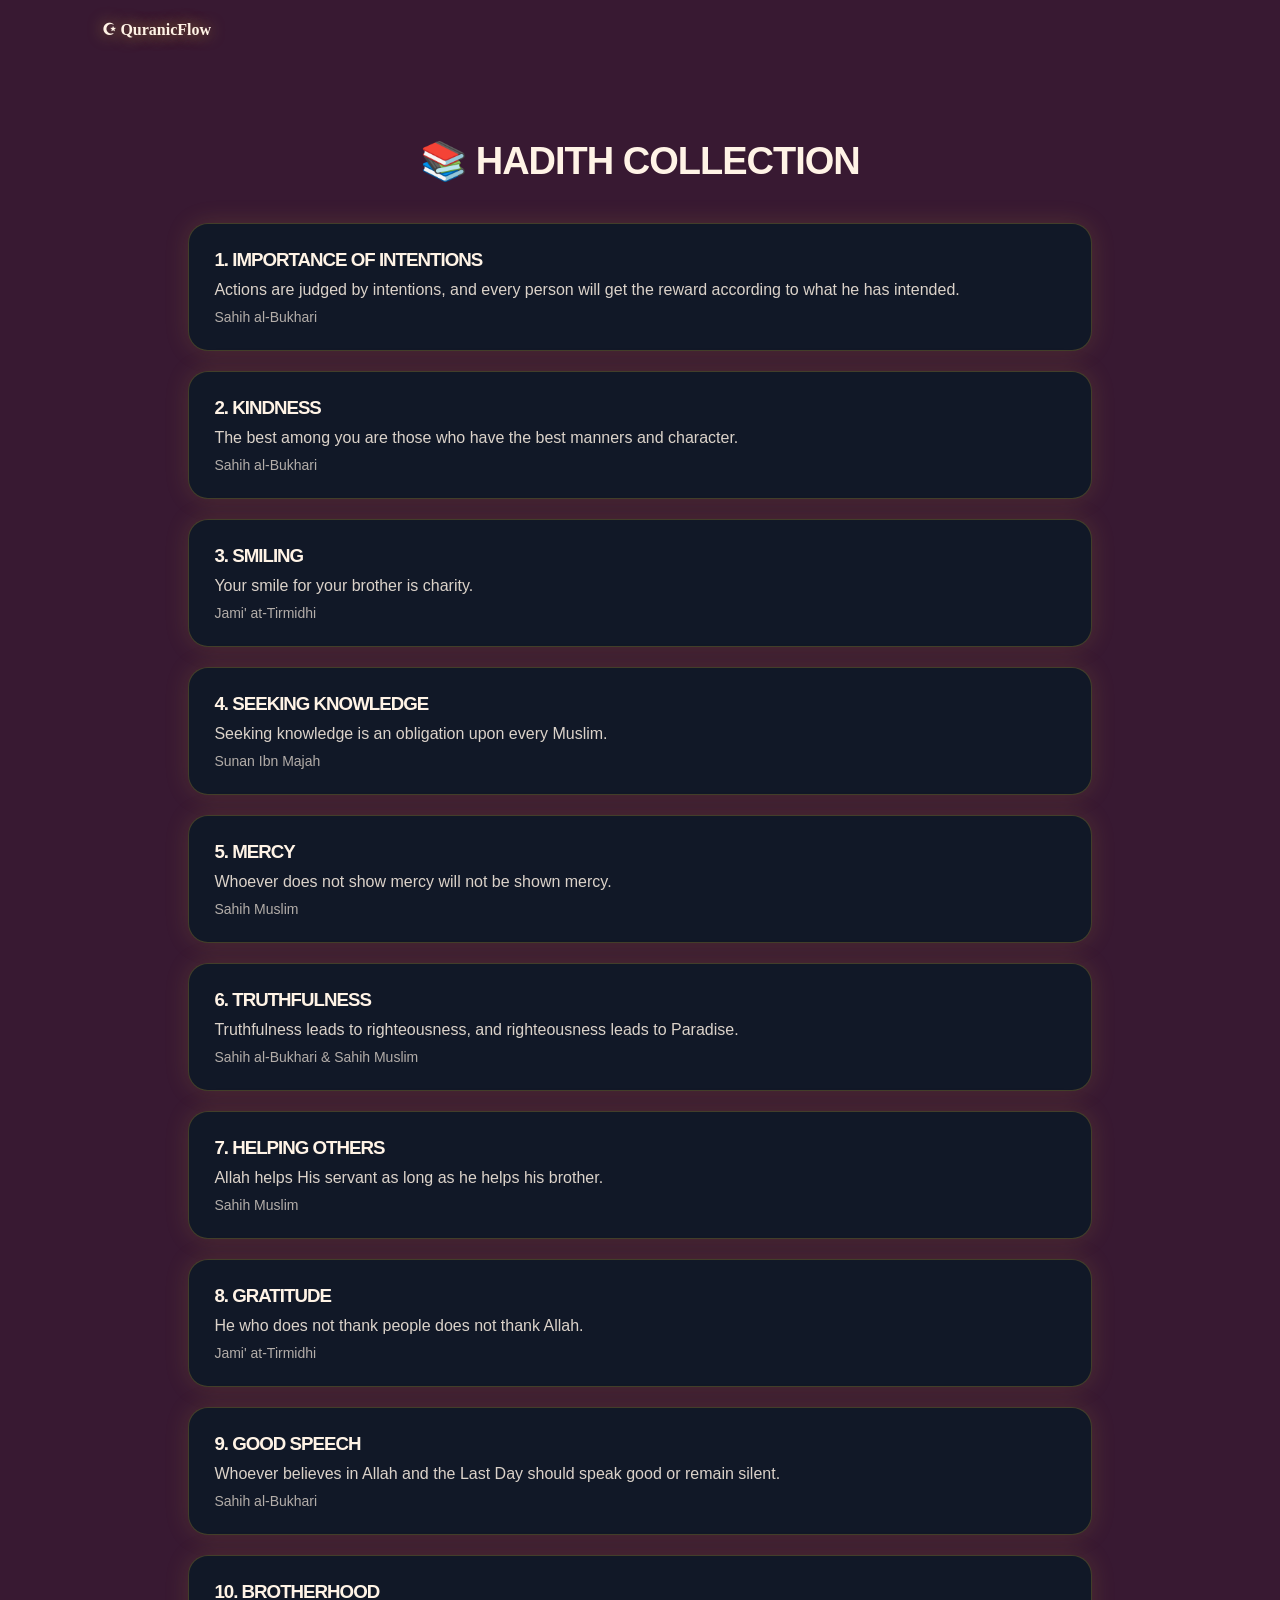
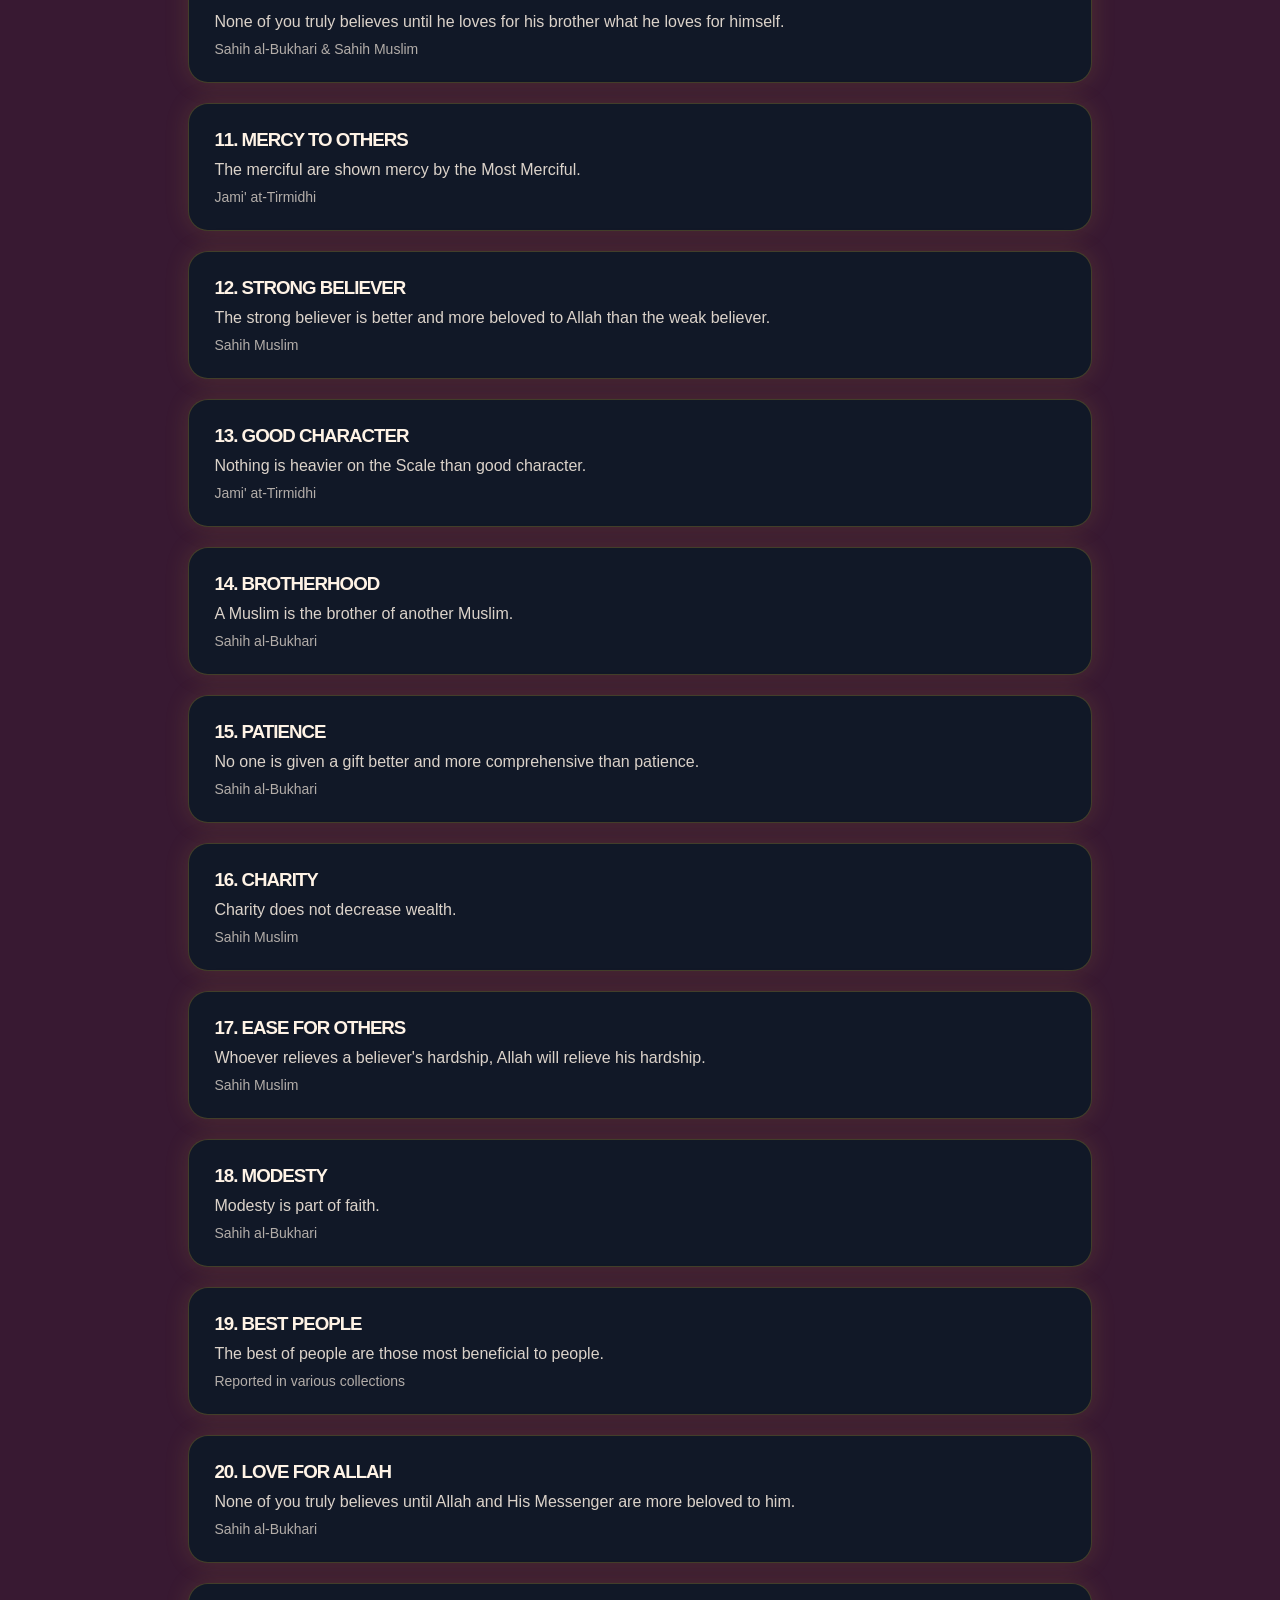
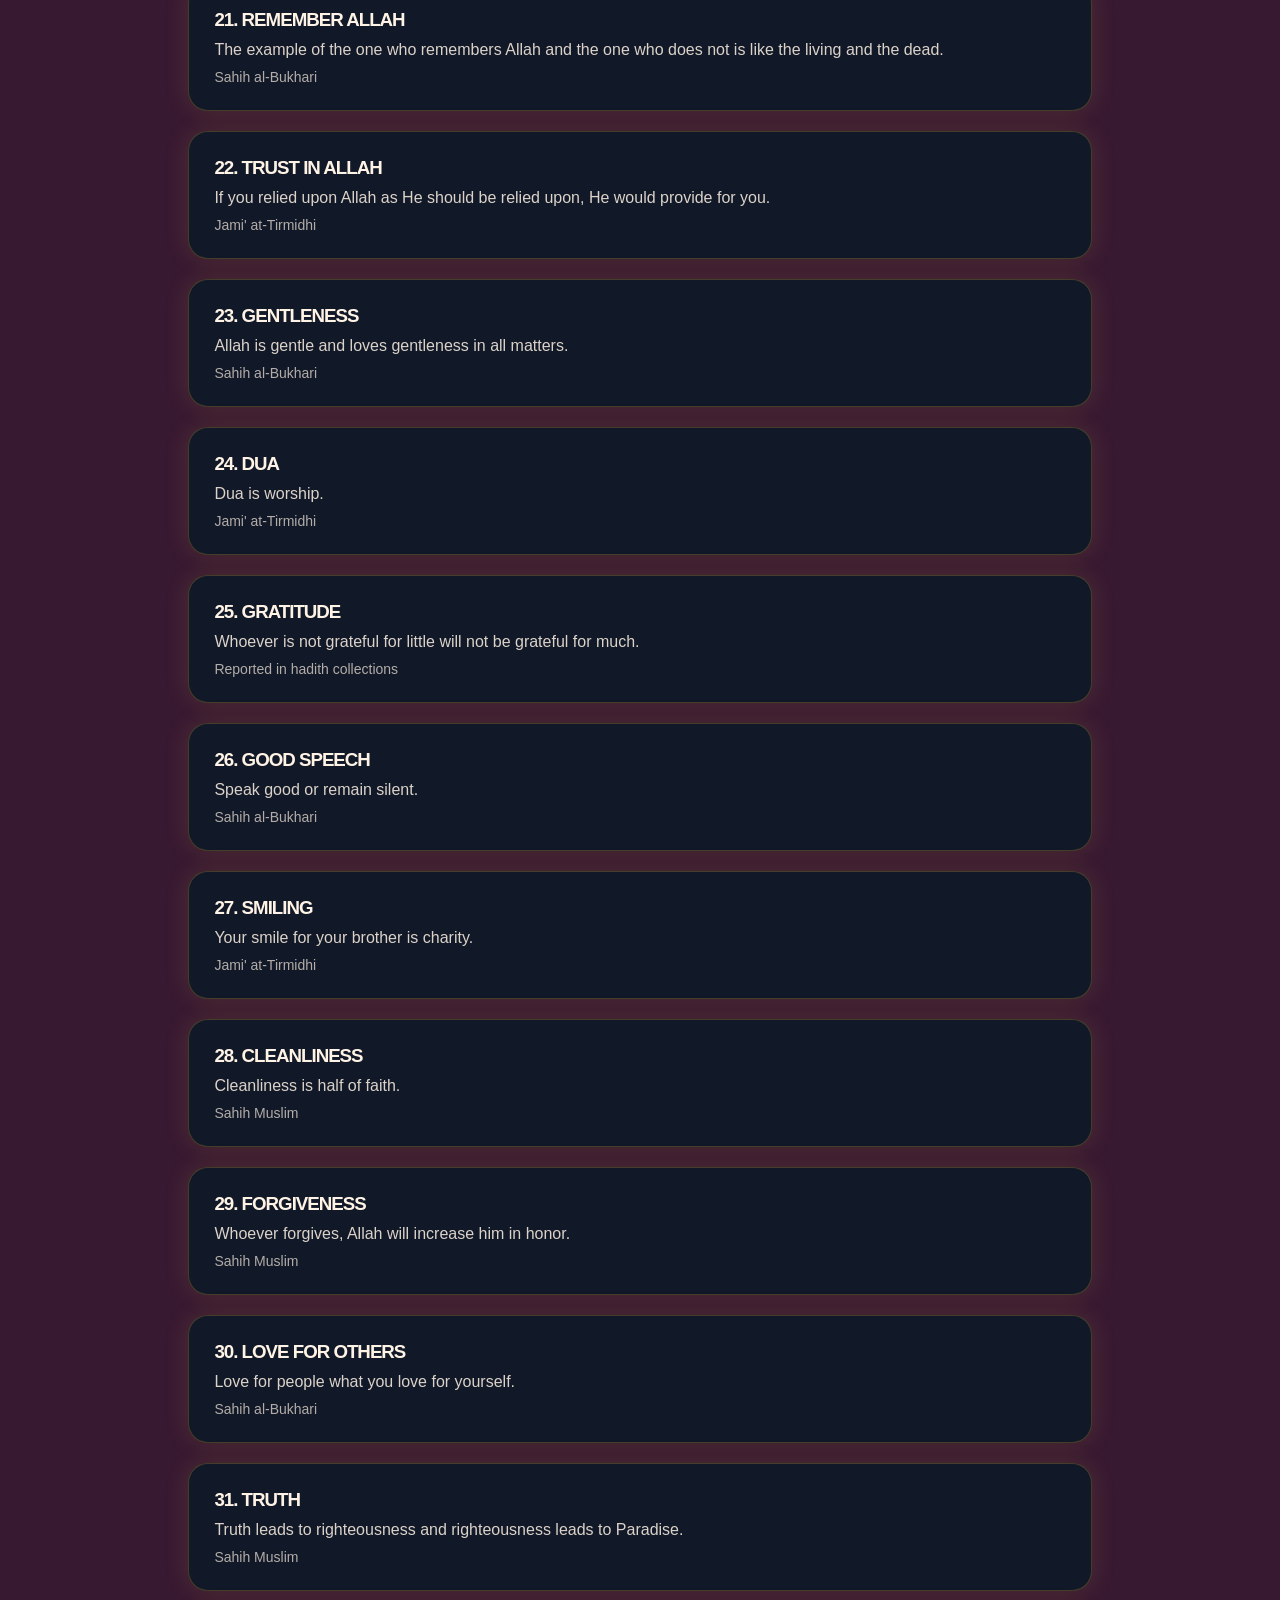
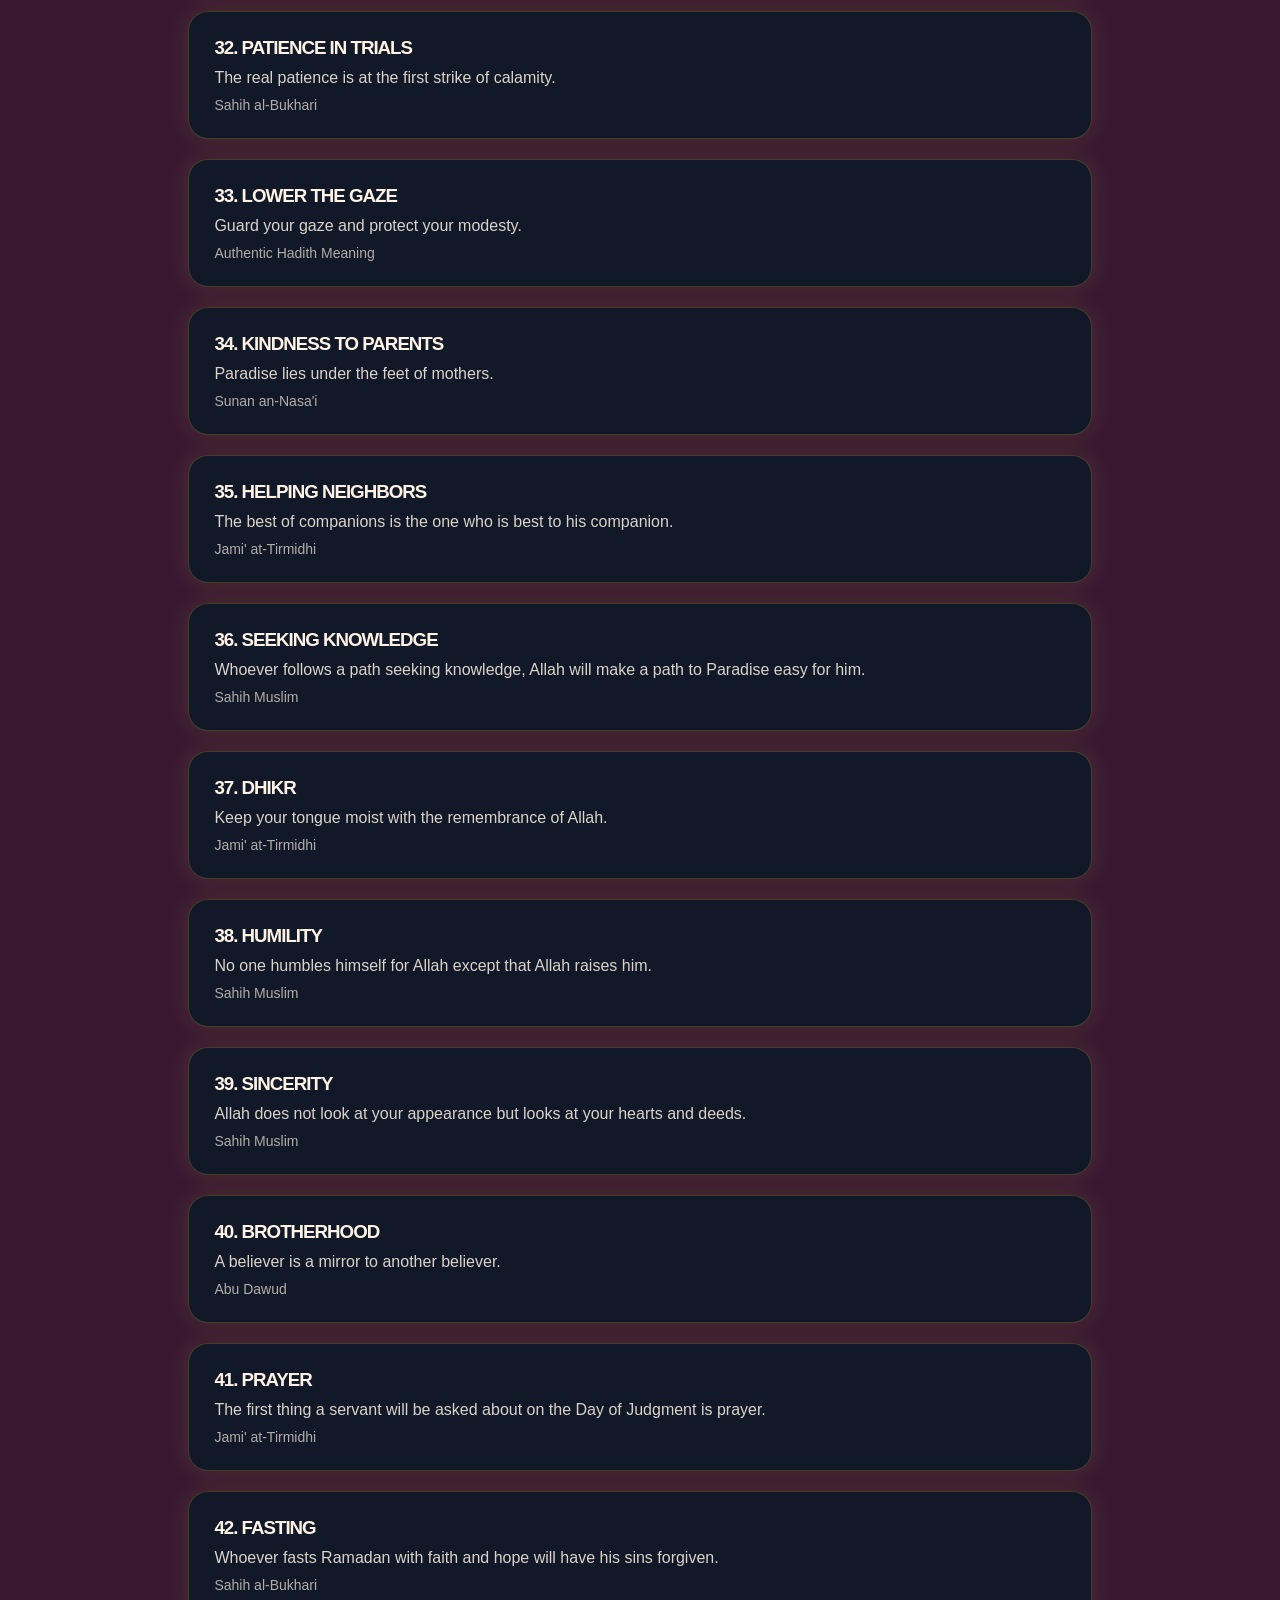
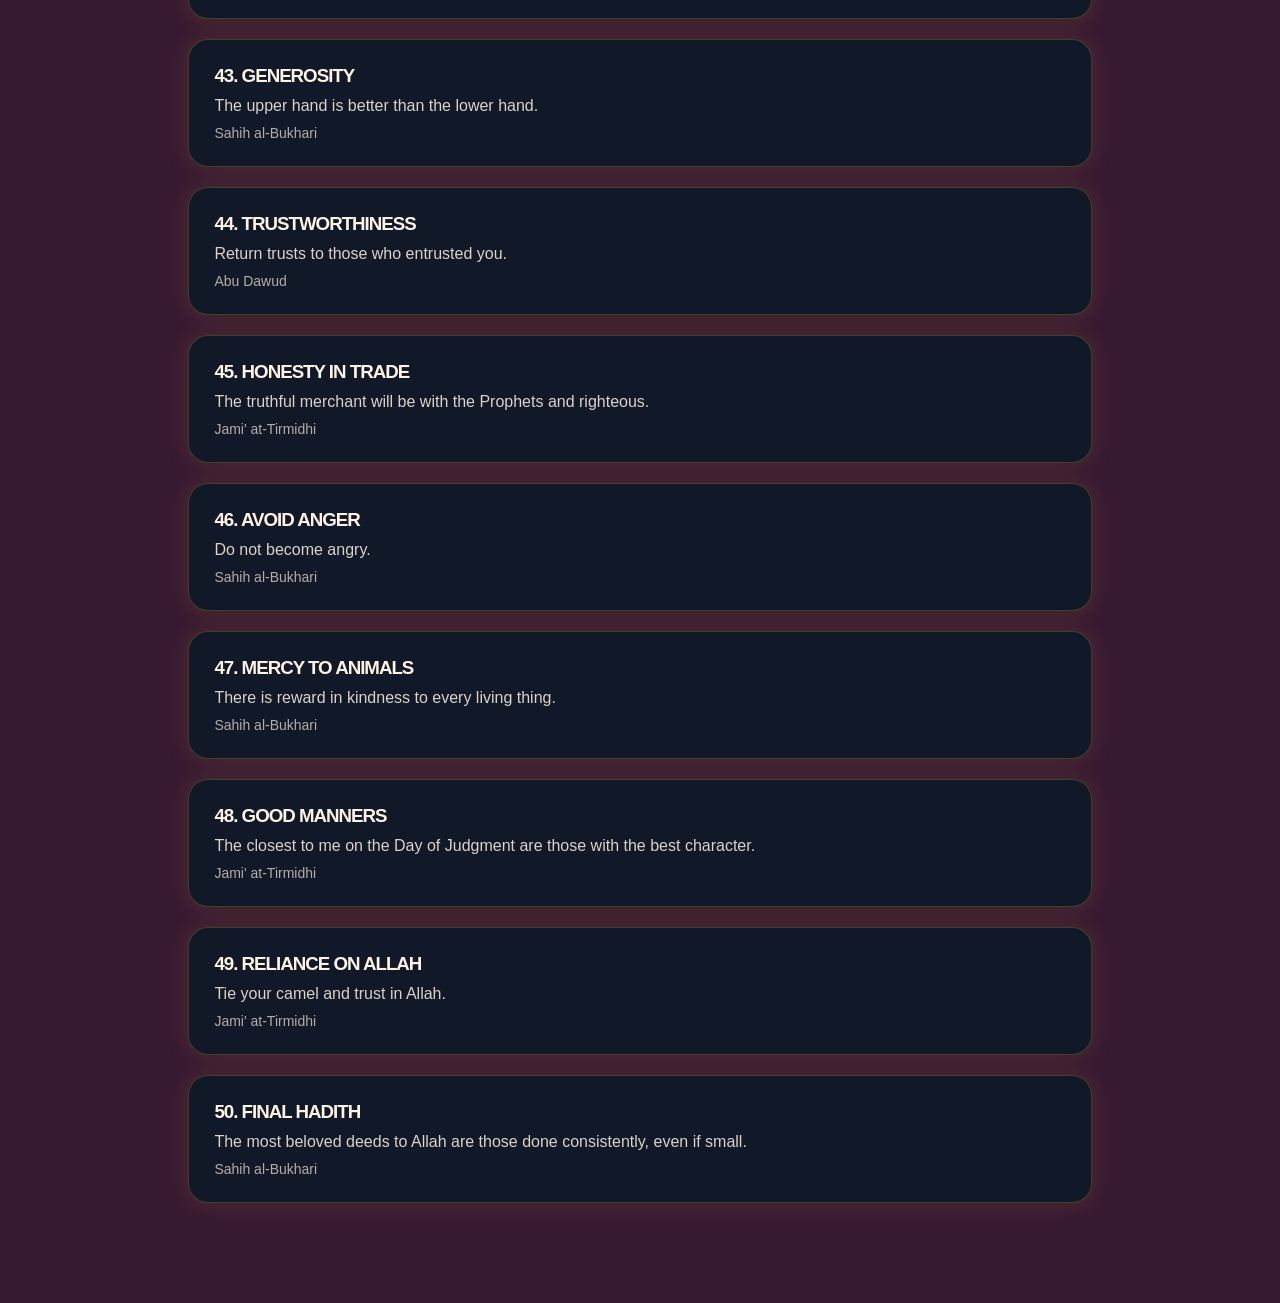
<file: hadith.html>
<!DOCTYPE html>
<html lang="en">
<head>
<meta charset="UTF-8">
<meta name="viewport" content="width=device-width, initial-scale=1.0">
<title>Hadith Collection | QuranicFlow</title>

<link rel="stylesheet" href="style.css">

<style>
.hadith-card{
background:#1B4332;
padding:25px;
border-radius:20px;
margin:20px 8%;
border-left:5px solid #D4AF37;
}

.hadith-card h3{
color:#D4AF37;
margin-bottom:10px;
}

.source{
opacity:.8;
margin-top:10px;
font-size:14px;
}
</style>

</head>
<body>

<header>
<nav class="navbar">
<div class="logo">☪ QuranicFlow</div>
</nav>
</header>

<section class="section">

<h2 class="section-title">
📚 Hadith Collection
</h2>

<div class="hadith-card">
<h3>1. Importance of Intentions</h3>
<p>Actions are judged by intentions, and every person will get the reward according to what he has intended.</p>
<p class="source">Sahih al-Bukhari</p>
</div>

<div class="hadith-card">
<h3>2. Kindness</h3>
<p>The best among you are those who have the best manners and character.</p>
<p class="source">Sahih al-Bukhari</p>
</div>

<div class="hadith-card">
<h3>3. Smiling</h3>
<p>Your smile for your brother is charity.</p>
<p class="source">Jami' at-Tirmidhi</p>
</div>

<div class="hadith-card">
<h3>4. Seeking Knowledge</h3>
<p>Seeking knowledge is an obligation upon every Muslim.</p>
<p class="source">Sunan Ibn Majah</p>
</div>

<div class="hadith-card">
<h3>5. Mercy</h3>
<p>Whoever does not show mercy will not be shown mercy.</p>
<p class="source">Sahih Muslim</p>
</div>

<div class="hadith-card">
<h3>6. Truthfulness</h3>
<p>Truthfulness leads to righteousness, and righteousness leads to Paradise.</p>
<p class="source">Sahih al-Bukhari & Sahih Muslim</p>
</div>

<div class="hadith-card">
<h3>7. Helping Others</h3>
<p>Allah helps His servant as long as he helps his brother.</p>
<p class="source">Sahih Muslim</p>
</div>

<div class="hadith-card">
<h3>8. Gratitude</h3>
<p>He who does not thank people does not thank Allah.</p>
<p class="source">Jami' at-Tirmidhi</p>
</div>

<div class="hadith-card">
<h3>9. Good Speech</h3>
<p>Whoever believes in Allah and the Last Day should speak good or remain silent.</p>
<p class="source">Sahih al-Bukhari</p>
</div>

<div class="hadith-card">
<h3>10. Brotherhood</h3>
<p>None of you truly believes until he loves for his brother what he loves for himself.</p>
<p class="source">Sahih al-Bukhari & Sahih Muslim</p>
</div>

<div class="hadith-card">
<h3>11. Mercy to Others</h3>
<p>The merciful are shown mercy by the Most Merciful.</p>
<p class="source">Jami' at-Tirmidhi</p>
</div>

<div class="hadith-card">
<h3>12. Strong Believer</h3>
<p>The strong believer is better and more beloved to Allah than the weak believer.</p>
<p class="source">Sahih Muslim</p>
</div>

<div class="hadith-card">
<h3>13. Good Character</h3>
<p>Nothing is heavier on the Scale than good character.</p>
<p class="source">Jami' at-Tirmidhi</p>
</div>

<div class="hadith-card">
<h3>14. Brotherhood</h3>
<p>A Muslim is the brother of another Muslim.</p>
<p class="source">Sahih al-Bukhari</p>
</div>

<div class="hadith-card">
<h3>15. Patience</h3>
<p>No one is given a gift better and more comprehensive than patience.</p>
<p class="source">Sahih al-Bukhari</p>
</div>

<div class="hadith-card">
<h3>16. Charity</h3>
<p>Charity does not decrease wealth.</p>
<p class="source">Sahih Muslim</p>
</div>

<div class="hadith-card">
<h3>17. Ease for Others</h3>
<p>Whoever relieves a believer's hardship, Allah will relieve his hardship.</p>
<p class="source">Sahih Muslim</p>
</div>

<div class="hadith-card">
<h3>18. Modesty</h3>
<p>Modesty is part of faith.</p>
<p class="source">Sahih al-Bukhari</p>
</div>

<div class="hadith-card">
<h3>19. Best People</h3>
<p>The best of people are those most beneficial to people.</p>
<p class="source">Reported in various collections</p>
</div>

<div class="hadith-card">
<h3>20. Love for Allah</h3>
<p>None of you truly believes until Allah and His Messenger are more beloved to him.</p>
<p class="source">Sahih al-Bukhari</p>
</div>

<div class="hadith-card">
<h3>21. Remember Allah</h3>
<p>The example of the one who remembers Allah and the one who does not is like the living and the dead.</p>
<p class="source">Sahih al-Bukhari</p>
</div>

<div class="hadith-card">
<h3>22. Trust in Allah</h3>
<p>If you relied upon Allah as He should be relied upon, He would provide for you.</p>
<p class="source">Jami' at-Tirmidhi</p>
</div>

<div class="hadith-card">
<h3>23. Gentleness</h3>
<p>Allah is gentle and loves gentleness in all matters.</p>
<p class="source">Sahih al-Bukhari</p>
</div>

<div class="hadith-card">
<h3>24. Dua</h3>
<p>Dua is worship.</p>
<p class="source">Jami' at-Tirmidhi</p>
</div>

<div class="hadith-card">
<h3>25. Gratitude</h3>
<p>Whoever is not grateful for little will not be grateful for much.</p>
<p class="source">Reported in hadith collections</p>
</div>

<div class="hadith-card">
<h3>26. Good Speech</h3>
<p>Speak good or remain silent.</p>
<p class="source">Sahih al-Bukhari</p>
</div>

<div class="hadith-card">
<h3>27. Smiling</h3>
<p>Your smile for your brother is charity.</p>
<p class="source">Jami' at-Tirmidhi</p>
</div>

<div class="hadith-card">
<h3>28. Cleanliness</h3>
<p>Cleanliness is half of faith.</p>
<p class="source">Sahih Muslim</p>
</div>

<div class="hadith-card">
<h3>29. Forgiveness</h3>
<p>Whoever forgives, Allah will increase him in honor.</p>
<p class="source">Sahih Muslim</p>
</div>

<div class="hadith-card">
<h3>30. Love for Others</h3>
<p>Love for people what you love for yourself.</p>
<p class="source">Sahih al-Bukhari</p>
</div>

<div class="hadith-card">
<h3>31. Truth</h3>
<p>Truth leads to righteousness and righteousness leads to Paradise.</p>
<p class="source">Sahih Muslim</p>
</div>

<div class="hadith-card">
<h3>32. Patience in Trials</h3>
<p>The real patience is at the first strike of calamity.</p>
<p class="source">Sahih al-Bukhari</p>
</div>

<div class="hadith-card">
<h3>33. Lower the Gaze</h3>
<p>Guard your gaze and protect your modesty.</p>
<p class="source">Authentic Hadith Meaning</p>
</div>

<div class="hadith-card">
<h3>34. Kindness to Parents</h3>
<p>Paradise lies under the feet of mothers.</p>
<p class="source">Sunan an-Nasa'i</p>
</div>

<div class="hadith-card">
<h3>35. Helping Neighbors</h3>
<p>The best of companions is the one who is best to his companion.</p>
<p class="source">Jami' at-Tirmidhi</p>
</div>

<div class="hadith-card">
<h3>36. Seeking Knowledge</h3>
<p>Whoever follows a path seeking knowledge, Allah will make a path to Paradise easy for him.</p>
<p class="source">Sahih Muslim</p>
</div>

<div class="hadith-card">
<h3>37. Dhikr</h3>
<p>Keep your tongue moist with the remembrance of Allah.</p>
<p class="source">Jami' at-Tirmidhi</p>
</div>

<div class="hadith-card">
<h3>38. Humility</h3>
<p>No one humbles himself for Allah except that Allah raises him.</p>
<p class="source">Sahih Muslim</p>
</div>

<div class="hadith-card">
<h3>39. Sincerity</h3>
<p>Allah does not look at your appearance but looks at your hearts and deeds.</p>
<p class="source">Sahih Muslim</p>
</div>

<div class="hadith-card">
<h3>40. Brotherhood</h3>
<p>A believer is a mirror to another believer.</p>
<p class="source">Abu Dawud</p>
</div>

<div class="hadith-card">
<h3>41. Prayer</h3>
<p>The first thing a servant will be asked about on the Day of Judgment is prayer.</p>
<p class="source">Jami' at-Tirmidhi</p>
</div>

<div class="hadith-card">
<h3>42. Fasting</h3>
<p>Whoever fasts Ramadan with faith and hope will have his sins forgiven.</p>
<p class="source">Sahih al-Bukhari</p>
</div>

<div class="hadith-card">
<h3>43. Generosity</h3>
<p>The upper hand is better than the lower hand.</p>
<p class="source">Sahih al-Bukhari</p>
</div>

<div class="hadith-card">
<h3>44. Trustworthiness</h3>
<p>Return trusts to those who entrusted you.</p>
<p class="source">Abu Dawud</p>
</div>

<div class="hadith-card">
<h3>45. Honesty in Trade</h3>
<p>The truthful merchant will be with the Prophets and righteous.</p>
<p class="source">Jami' at-Tirmidhi</p>
</div>

<div class="hadith-card">
<h3>46. Avoid Anger</h3>
<p>Do not become angry.</p>
<p class="source">Sahih al-Bukhari</p>
</div>

<div class="hadith-card">
<h3>47. Mercy to Animals</h3>
<p>There is reward in kindness to every living thing.</p>
<p class="source">Sahih al-Bukhari</p>
</div>

<div class="hadith-card">
<h3>48. Good Manners</h3>
<p>The closest to me on the Day of Judgment are those with the best character.</p>
<p class="source">Jami' at-Tirmidhi</p>
</div>

<div class="hadith-card">
<h3>49. Reliance on Allah</h3>
<p>Tie your camel and trust in Allah.</p>
<p class="source">Jami' at-Tirmidhi</p>
</div>

<div class="hadith-card">
<h3>50. Final Hadith</h3>
<p>The most beloved deeds to Allah are those done consistently, even if small.</p>
<p class="source">Sahih al-Bukhari</p>
</div>

</section>

</body>
</html>
</file>
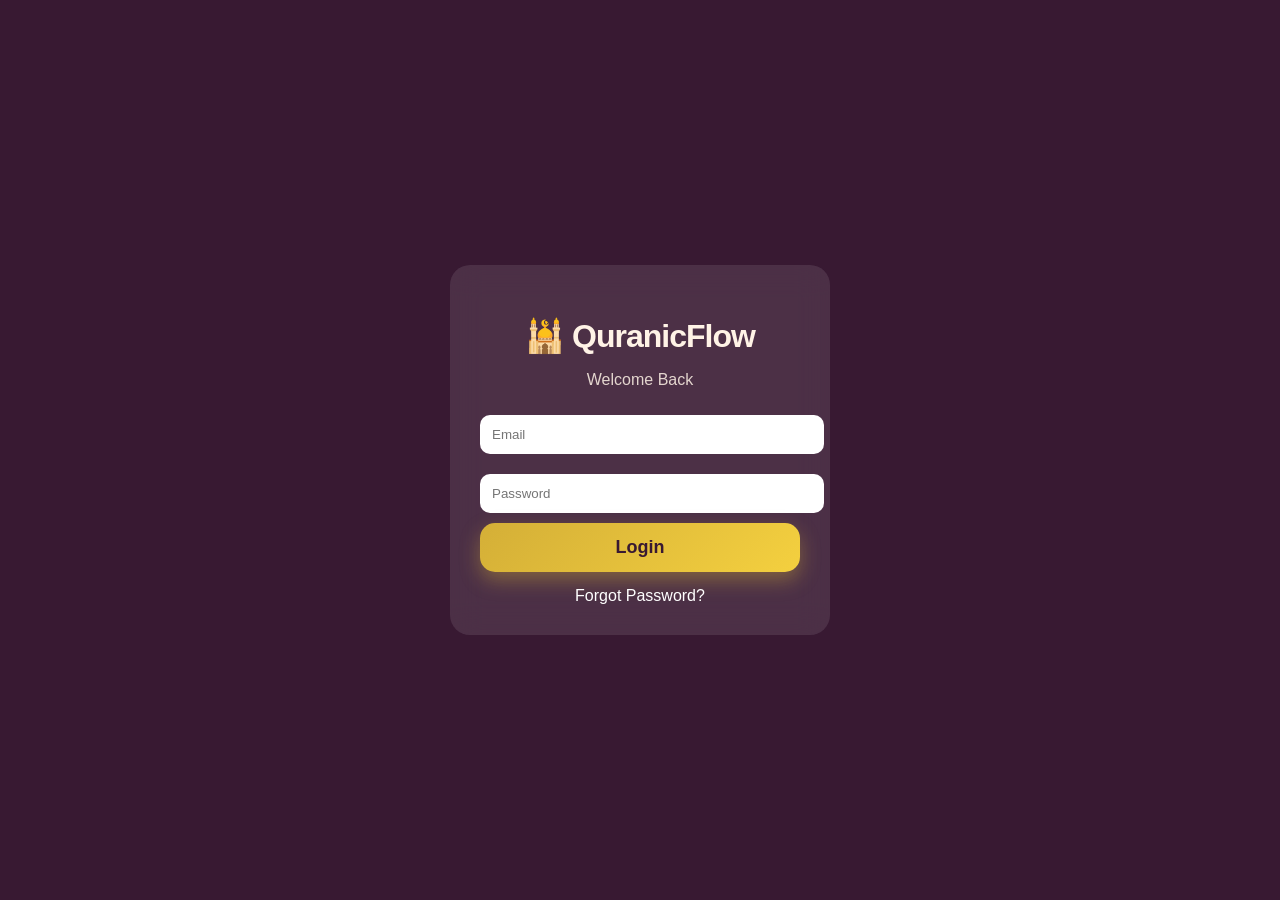
<file: login.html>
<!DOCTYPE html>
<html lang="en">
<head>
<meta charset="UTF-8">
<meta name="viewport" content="width=device-width, initial-scale=1.0">
<title>QuranicFlow Login</title>
<link rel="stylesheet" href="login.css">
</head>
<body>

<div class="login-box">
    <h1>🕌 QuranicFlow</h1>
    <p>Welcome Back</p>

    <form>
        <input type="email" id="email" placeholder="Email">

<input type="password" id="password" placeholder="Password">

        <button type="button" onclick="login()">Login</button>
<script>
function login() {
    const email = document.getElementById("email").value;
    const password = document.getElementById("password").value;

    if(email && password){
        alert("Login Successful ✅");
        window.location.href = "index.html";
    } else {
        alert("Email aur Password enter karo ❌");
    }
}
</script>

        <a href="#">Forgot Password?</a>
    </form>
</div>

</body>
</html>
</file>
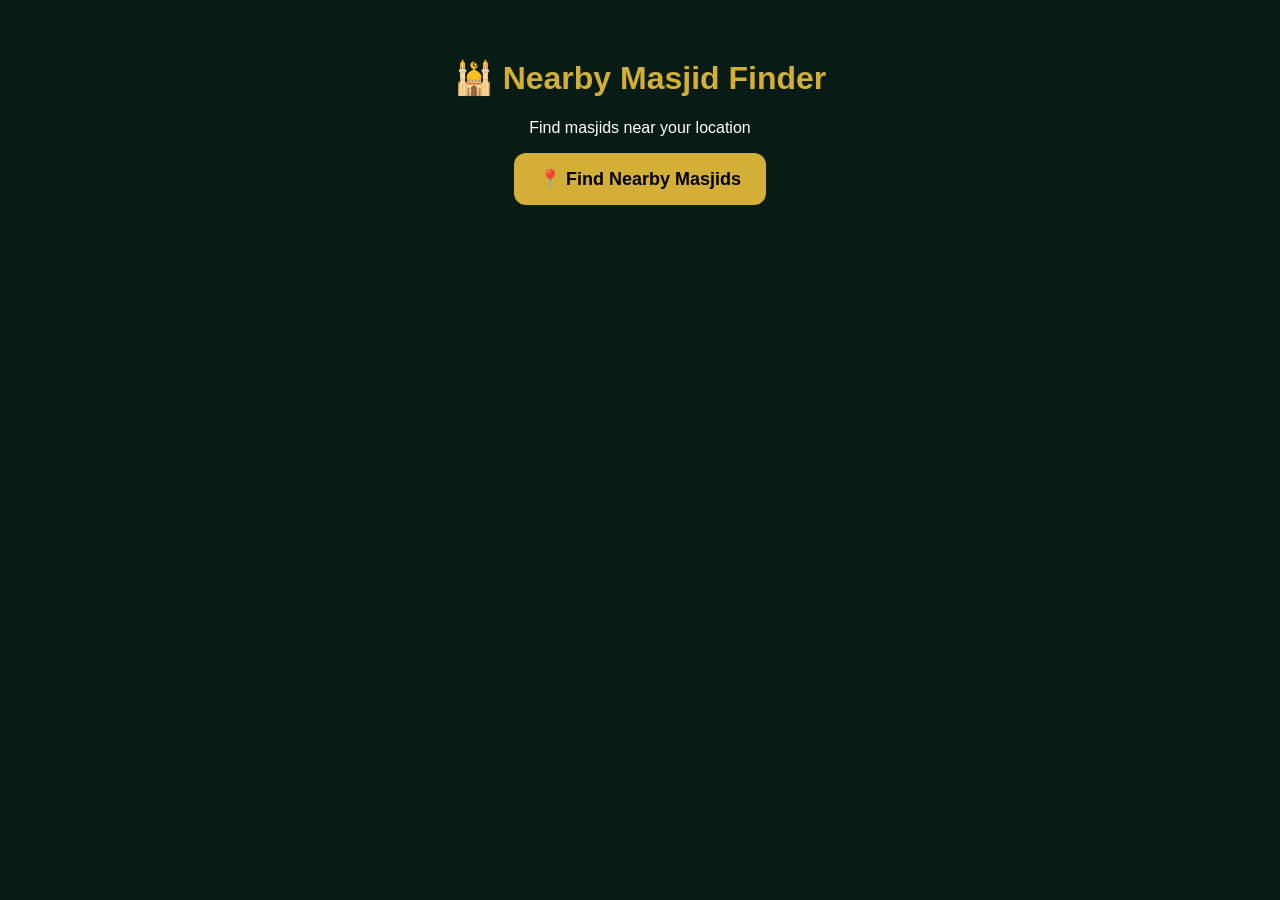
<file: masjid.html>
<!DOCTYPE html>
<html lang="en">
<head>
<meta charset="UTF-8">
<meta name="viewport" content="width=device-width, initial-scale=1.0">
<title>Nearby Masjid Finder | QuranicFlow</title>

<style>
body{
    background:#081C15;
    color:white;
    font-family:Poppins,sans-serif;
    text-align:center;
    padding:30px;
}

h1{
    color:#D4AF37;
}

.btn{
    background:#D4AF37;
    color:black;
    padding:15px 25px;
    border:none;
    border-radius:12px;
    font-size:18px;
    cursor:pointer;
    font-weight:bold;
}

#result{
    margin-top:30px;
}
.card{
    background:#1B4332;
    padding:15px;
    margin:15px 0;
    border-radius:15px;
}
</style>
</head>
<body>

<h1>🕌 Nearby Masjid Finder</h1>

<p>Find masjids near your location</p>

<button class="btn" onclick="findMasjid()">
📍 Find Nearby Masjids
</button>

<div id="result"></div>

<script>
function findMasjid(){

if(navigator.geolocation){

navigator.geolocation.getCurrentPosition(function(position){

let lat = position.coords.latitude;
let lon = position.coords.longitude;

document.getElementById("result").innerHTML = `
<div class="card">
📍 Your Location Found
<br><br>
Latitude: ${lat}
<br>
Longitude: ${lon}
<br><br>
<a href="https://www.google.com/maps/search/masjid/@${lat},${lon},15z"
target="_blank"
style="color:#D4AF37;font-weight:bold;">
🕌 Open Nearby Masjids
</a>
</div>
`;

});

}else{

document.getElementById("result").innerHTML =
"<div class='card'>❌ Geolocation not supported</div>";

}

}
</script>

</body>
</html>
</file>
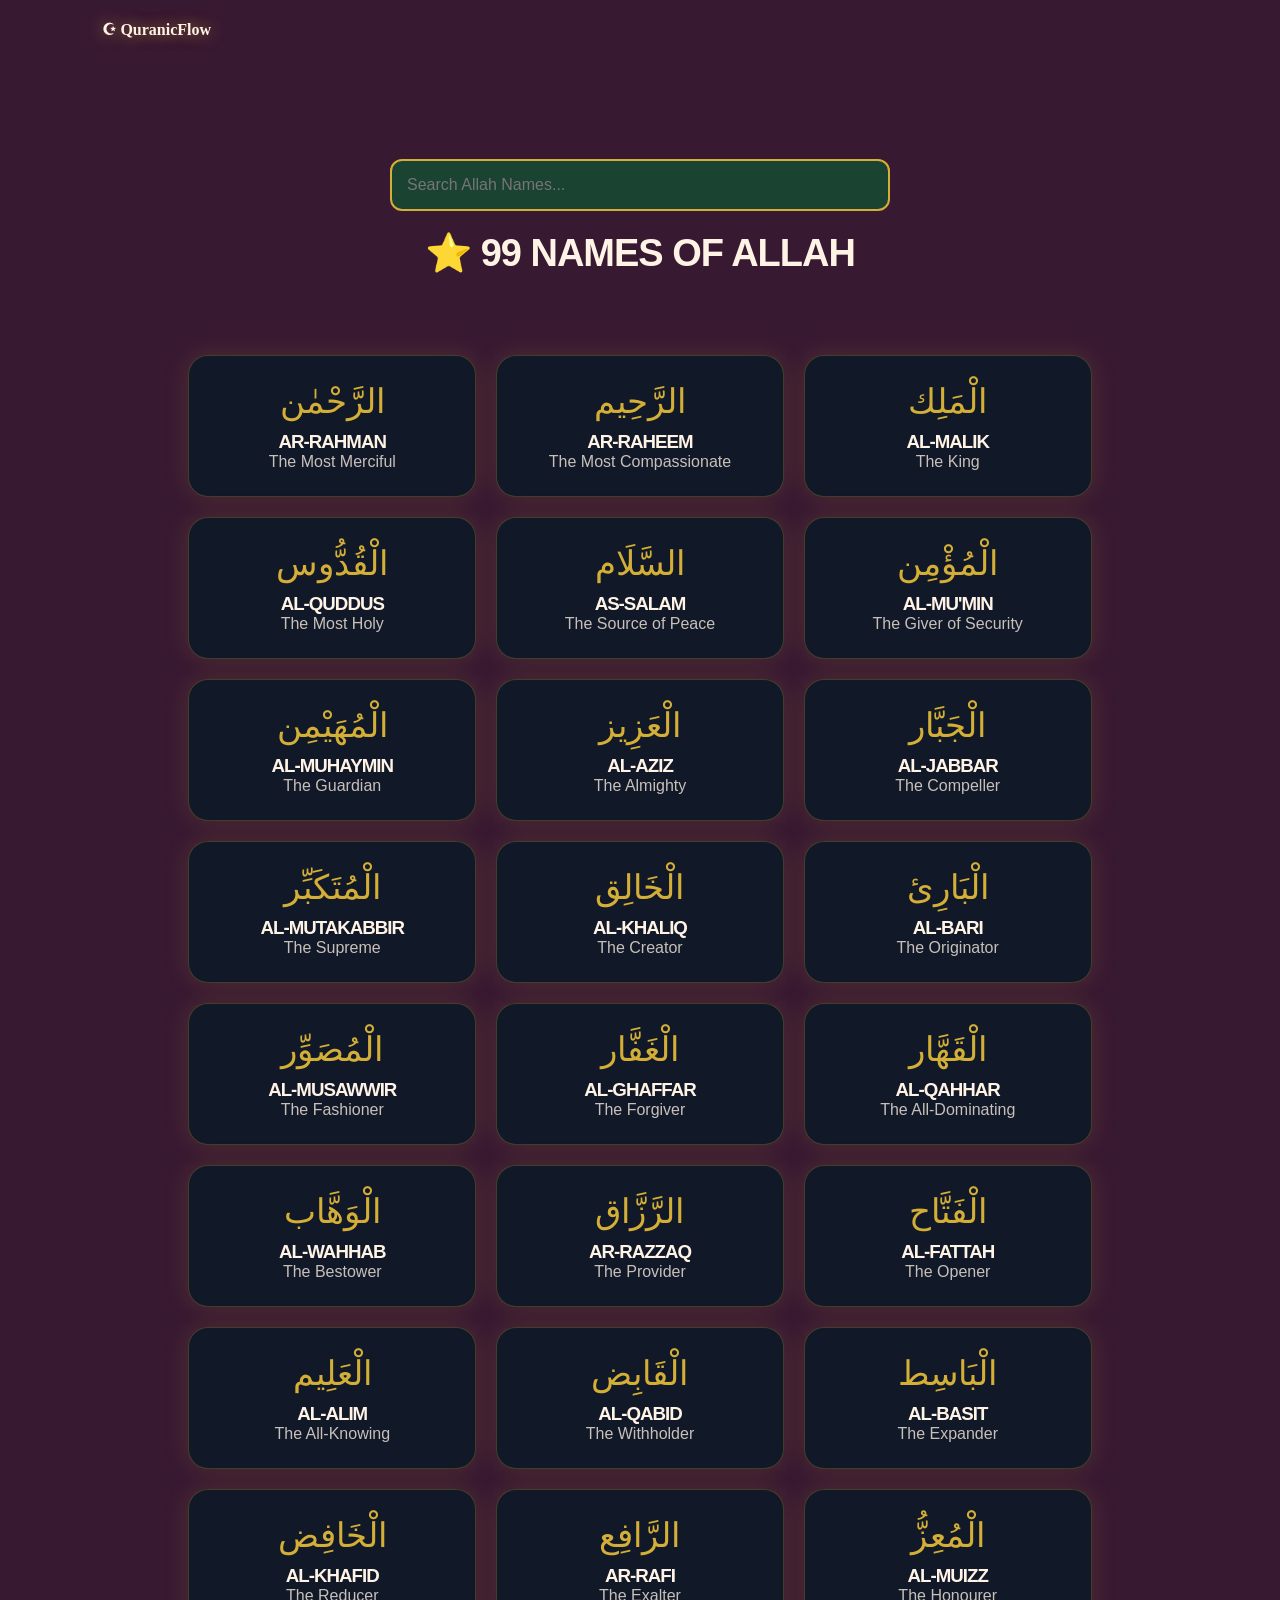
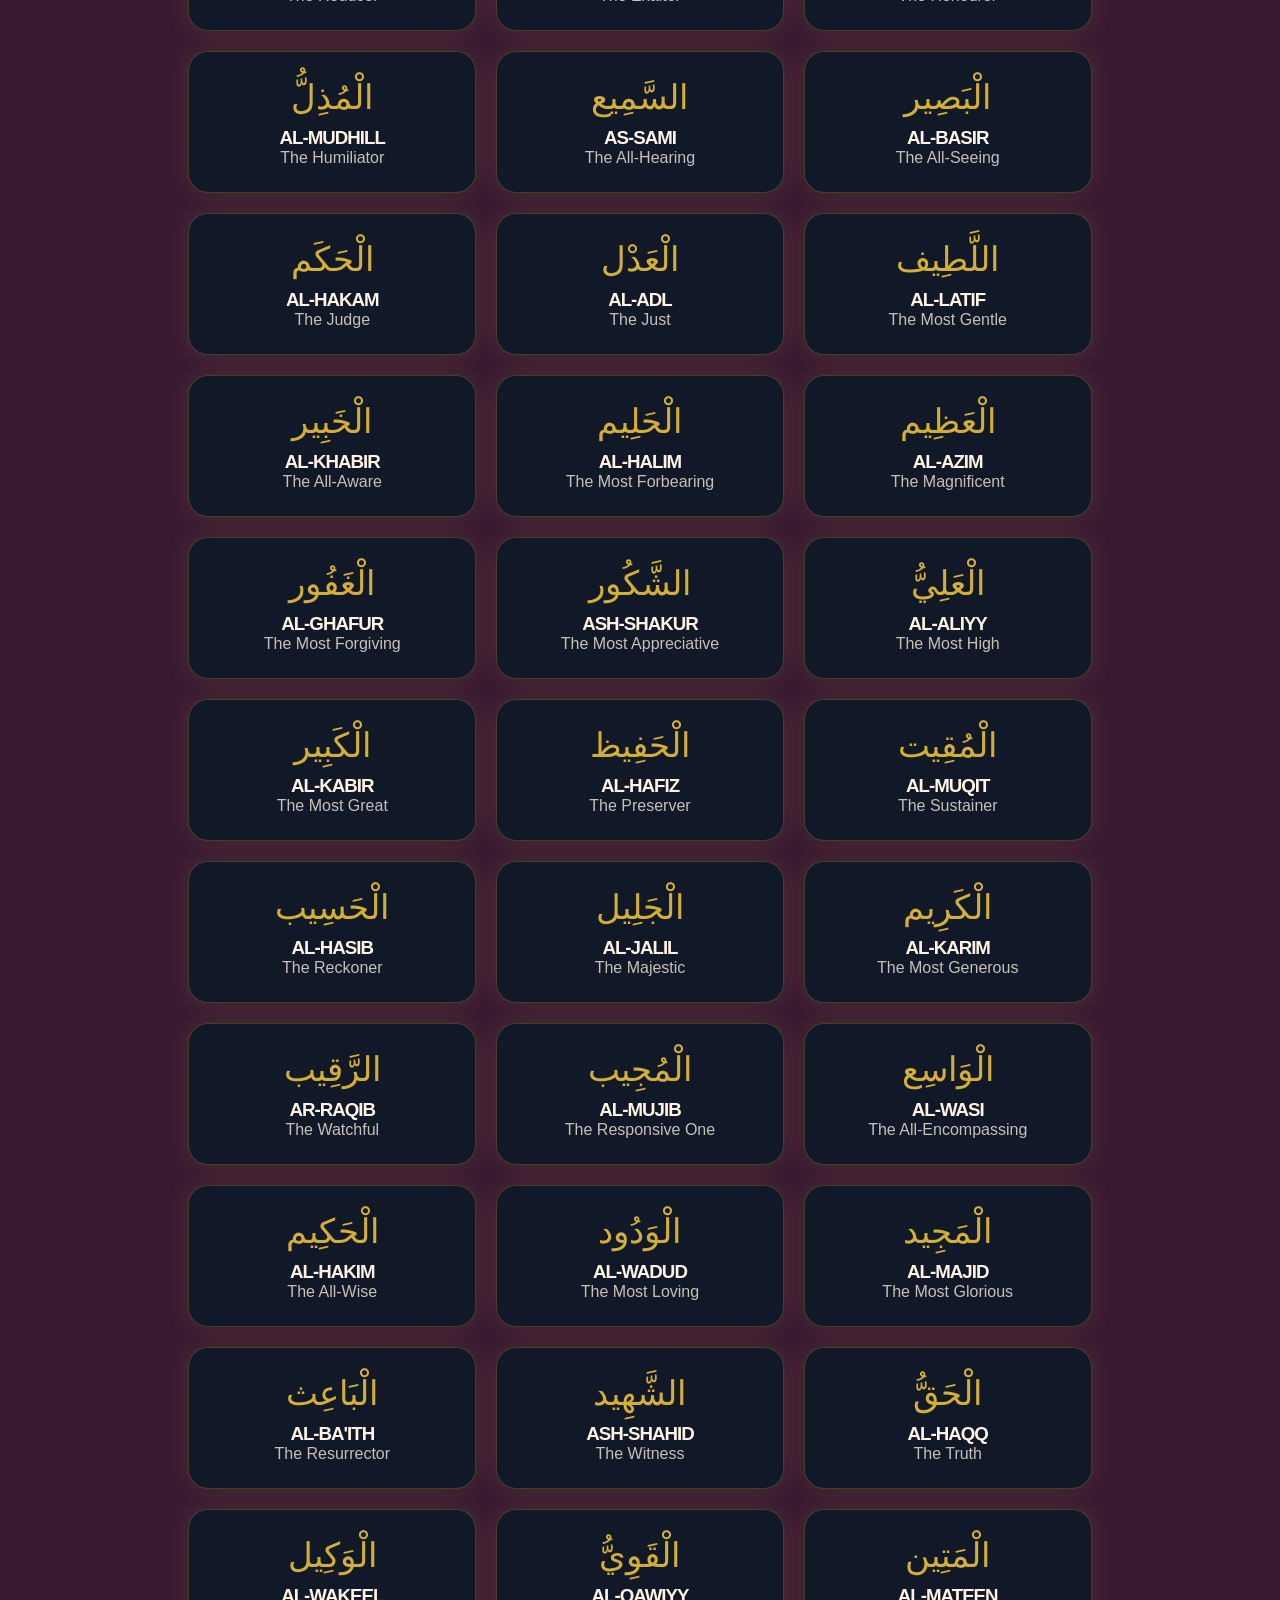
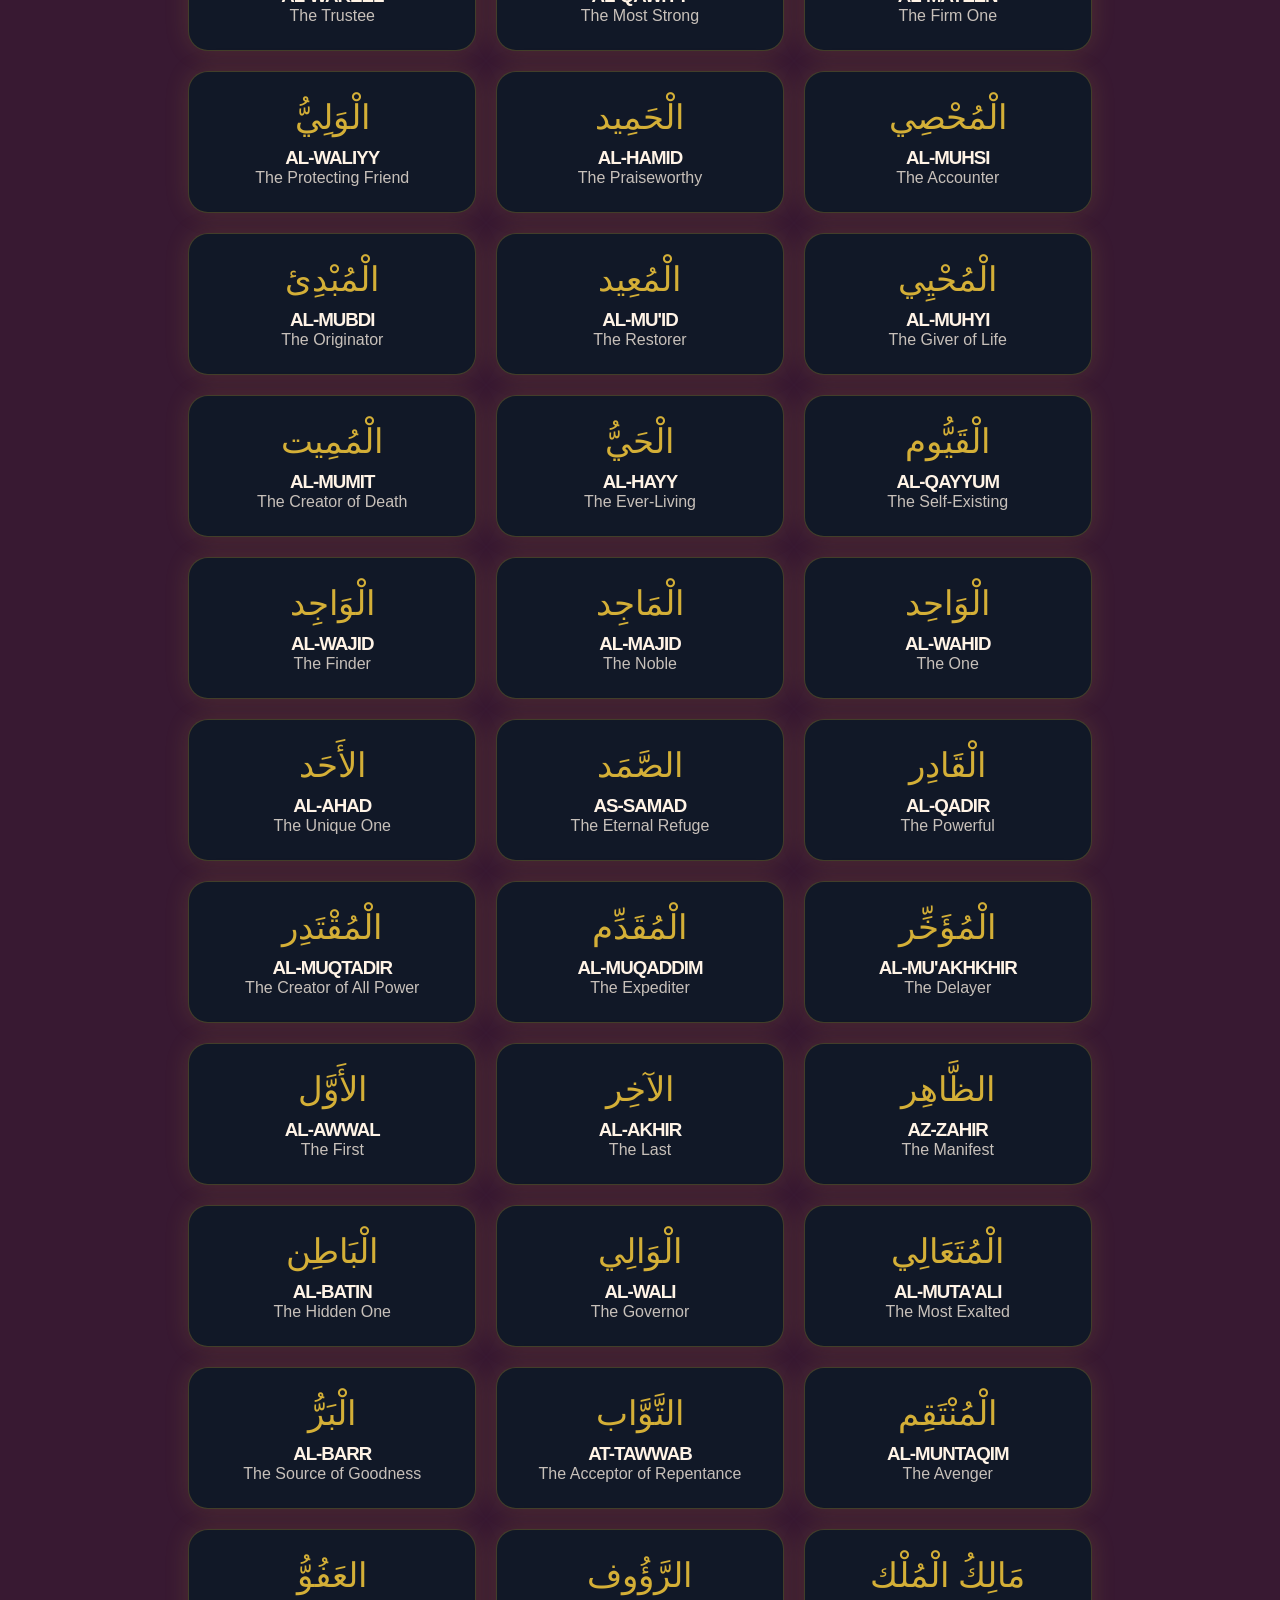
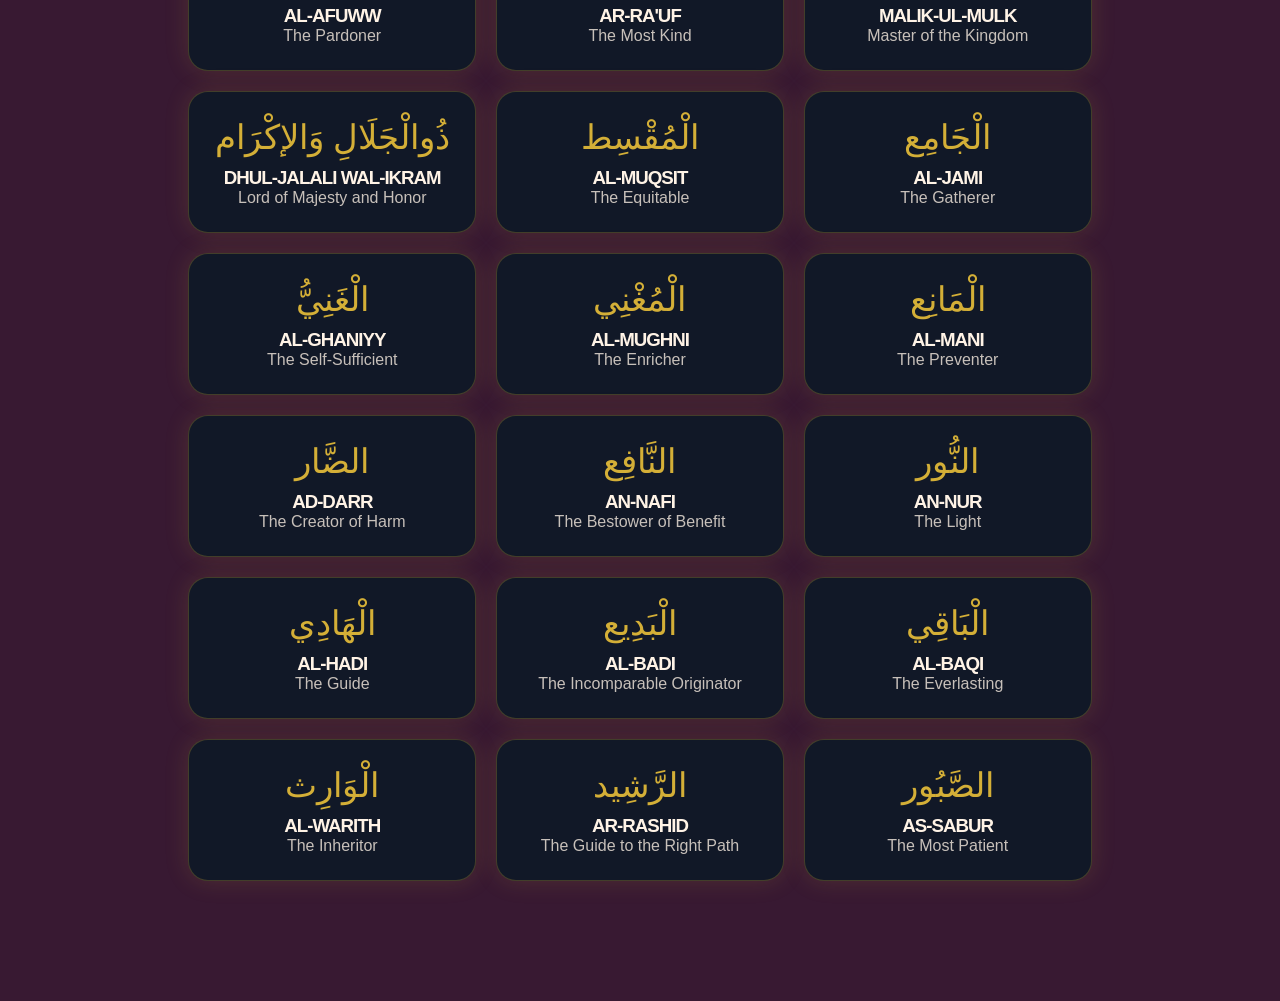
<file: names.html>
<!DOCTYPE html>
<html lang="en">
<head>
<meta charset="UTF-8">
<meta name="viewport" content="width=device-width, initial-scale=1.0">
<title>99 Names of Allah | QuranicFlow</title>

<link rel="stylesheet" href="style.css">

<style>
.names-grid{
display:grid;
grid-template-columns:repeat(auto-fit,minmax(250px,1fr));
gap:20px;
padding:40px 8%;
}

.name-card{
background:#1B4332;
padding:25px;
border-radius:20px;
text-align:center;
transition:.3s;
}

.name-card:hover{
transform:translateY(-10px);
}

.arabic{
font-size:34px;
color:#D4AF37;
margin-bottom:10px;
}

.meaning{
opacity:.9;
}
</style>

</head>
<body>

<header>
<nav class="navbar">
<div class="logo">☪ QuranicFlow</div>
</nav>
</header>

<section class="section">

<h2 class="section-title">
<input
type="text"
id="searchInput"
placeholder="Search Allah Names..."
onkeyup="searchNames()"
class="search-box">
⭐ 99 Names of Allah
</h2>

<div class="names-grid">

<div class="name-card">
<div class="arabic">الرَّحْمٰن</div>
<h3>Ar-Rahman</h3>
<p class="meaning">The Most Merciful</p>
</div>

<div class="name-card">
<div class="arabic">الرَّحِيم</div>
<h3>Ar-Raheem</h3>
<p class="meaning">The Most Compassionate</p>
</div>

<div class="name-card">
<div class="arabic">الْمَلِك</div>
<h3>Al-Malik</h3>
<p class="meaning">The King</p>
</div>

<div class="name-card">
<div class="arabic">الْقُدُّوس</div>
<h3>Al-Quddus</h3>
<p class="meaning">The Most Holy</p>
</div>

<div class="name-card">
<div class="arabic">السَّلَام</div>
<h3>As-Salam</h3>
<p class="meaning">The Source of Peace</p>
</div>

<div class="name-card">
<div class="arabic">الْمُؤْمِن</div>
<h3>Al-Mu'min</h3>
<p class="meaning">The Giver of Security</p>
</div>
<div class="name-card">
<div class="arabic">الْمُهَيْمِن</div>
<h3>Al-Muhaymin</h3>
<p class="meaning">The Guardian</p>
</div>

<div class="name-card">
<div class="arabic">الْعَزِيز</div>
<h3>Al-Aziz</h3>
<p class="meaning">The Almighty</p>
</div>

<div class="name-card">
<div class="arabic">الْجَبَّار</div>
<h3>Al-Jabbar</h3>
<p class="meaning">The Compeller</p>
</div>

<div class="name-card">
<div class="arabic">الْمُتَكَبِّر</div>
<h3>Al-Mutakabbir</h3>
<p class="meaning">The Supreme</p>
</div>

<div class="name-card">
<div class="arabic">الْخَالِق</div>
<h3>Al-Khaliq</h3>
<p class="meaning">The Creator</p>
</div>

<div class="name-card">
<div class="arabic">الْبَارِئ</div>
<h3>Al-Bari</h3>
<p class="meaning">The Originator</p>
</div>

<div class="name-card">
<div class="arabic">الْمُصَوِّر</div>
<h3>Al-Musawwir</h3>
<p class="meaning">The Fashioner</p>
</div>

<div class="name-card">
<div class="arabic">الْغَفَّار</div>
<h3>Al-Ghaffar</h3>
<p class="meaning">The Forgiver</p>
</div>

<div class="name-card">
<div class="arabic">الْقَهَّار</div>
<h3>Al-Qahhar</h3>
<p class="meaning">The All-Dominating</p>
</div>

<div class="name-card">
<div class="arabic">الْوَهَّاب</div>
<h3>Al-Wahhab</h3>
<p class="meaning">The Bestower</p>
</div>

<div class="name-card">
<div class="arabic">الرَّزَّاق</div>
<h3>Ar-Razzaq</h3>
<p class="meaning">The Provider</p>
</div>

<div class="name-card">
<div class="arabic">الْفَتَّاح</div>
<h3>Al-Fattah</h3>
<p class="meaning">The Opener</p>
</div>

<div class="name-card">
<div class="arabic">الْعَلِيم</div>
<h3>Al-Alim</h3>
<p class="meaning">The All-Knowing</p>
</div>

<div class="name-card">
<div class="arabic">الْقَابِض</div>
<h3>Al-Qabid</h3>
<p class="meaning">The Withholder</p>
</div>

<div class="name-card">
<div class="arabic">الْبَاسِط</div>
<h3>Al-Basit</h3>
<p class="meaning">The Expander</p>
</div>

<div class="name-card">
<div class="arabic">الْخَافِض</div>
<h3>Al-Khafid</h3>
<p class="meaning">The Reducer</p>
</div>

<div class="name-card">
<div class="arabic">الرَّافِع</div>
<h3>Ar-Rafi</h3>
<p class="meaning">The Exalter</p>
</div>

<div class="name-card">
<div class="arabic">الْمُعِزُّ</div>
<h3>Al-Muizz</h3>
<p class="meaning">The Honourer</p>
</div>

<div class="name-card">
<div class="arabic">الْمُذِلُّ</div>
<h3>Al-Mudhill</h3>
<p class="meaning">The Humiliator</p>
</div>

<div class="name-card">
<div class="arabic">السَّمِيع</div>
<h3>As-Sami</h3>
<p class="meaning">The All-Hearing</p>
</div>
<div class="name-card">
<div class="arabic">الْبَصِير</div>
<h3>Al-Basir</h3>
<p class="meaning">The All-Seeing</p>
</div>

<div class="name-card">
<div class="arabic">الْحَكَم</div>
<h3>Al-Hakam</h3>
<p class="meaning">The Judge</p>
</div>

<div class="name-card">
<div class="arabic">الْعَدْل</div>
<h3>Al-Adl</h3>
<p class="meaning">The Just</p>
</div>

<div class="name-card">
<div class="arabic">اللَّطِيف</div>
<h3>Al-Latif</h3>
<p class="meaning">The Most Gentle</p>
</div>

<div class="name-card">
<div class="arabic">الْخَبِير</div>
<h3>Al-Khabir</h3>
<p class="meaning">The All-Aware</p>
</div>

<div class="name-card">
<div class="arabic">الْحَلِيم</div>
<h3>Al-Halim</h3>
<p class="meaning">The Most Forbearing</p>
</div>

<div class="name-card">
<div class="arabic">الْعَظِيم</div>
<h3>Al-Azim</h3>
<p class="meaning">The Magnificent</p>
</div>

<div class="name-card">
<div class="arabic">الْغَفُور</div>
<h3>Al-Ghafur</h3>
<p class="meaning">The Most Forgiving</p>
</div>

<div class="name-card">
<div class="arabic">الشَّكُور</div>
<h3>Ash-Shakur</h3>
<p class="meaning">The Most Appreciative</p>
</div>

<div class="name-card">
<div class="arabic">الْعَلِيُّ</div>
<h3>Al-Aliyy</h3>
<p class="meaning">The Most High</p>
</div>

<div class="name-card">
<div class="arabic">الْكَبِير</div>
<h3>Al-Kabir</h3>
<p class="meaning">The Most Great</p>
</div>

<div class="name-card">
<div class="arabic">الْحَفِيظ</div>
<h3>Al-Hafiz</h3>
<p class="meaning">The Preserver</p>
</div>

<div class="name-card">
<div class="arabic">الْمُقِيت</div>
<h3>Al-Muqit</h3>
<p class="meaning">The Sustainer</p>
</div>

<div class="name-card">
<div class="arabic">الْحَسِيب</div>
<h3>Al-Hasib</h3>
<p class="meaning">The Reckoner</p>
</div>

<div class="name-card">
<div class="arabic">الْجَلِيل</div>
<h3>Al-Jalil</h3>
<p class="meaning">The Majestic</p>
</div>

<div class="name-card">
<div class="arabic">الْكَرِيم</div>
<h3>Al-Karim</h3>
<p class="meaning">The Most Generous</p>
</div>

<div class="name-card">
<div class="arabic">الرَّقِيب</div>
<h3>Ar-Raqib</h3>
<p class="meaning">The Watchful</p>
</div>

<div class="name-card">
<div class="arabic">الْمُجِيب</div>
<h3>Al-Mujib</h3>
<p class="meaning">The Responsive One</p>
</div>

<div class="name-card">
<div class="arabic">الْوَاسِع</div>
<h3>Al-Wasi</h3>
<p class="meaning">The All-Encompassing</p>
</div>

<div class="name-card">
<div class="arabic">الْحَكِيم</div>
<h3>Al-Hakim</h3>
<p class="meaning">The All-Wise</p>
</div>

<div class="name-card">
<div class="arabic">الْوَدُود</div>
<h3>Al-Wadud</h3>
<p class="meaning">The Most Loving</p>
</div>

<div class="name-card">
<div class="arabic">الْمَجِيد</div>
<h3>Al-Majid</h3>
<p class="meaning">The Most Glorious</p>
</div>

<div class="name-card">
<div class="arabic">الْبَاعِث</div>
<h3>Al-Ba'ith</h3>
<p class="meaning">The Resurrector</p>
</div>

<div class="name-card">
<div class="arabic">الشَّهِيد</div>
<h3>Ash-Shahid</h3>
<p class="meaning">The Witness</p>
</div>

<div class="name-card">
<div class="arabic">الْحَقُّ</div>
<h3>Al-Haqq</h3>
<p class="meaning">The Truth</p>
</div>
<div class="name-card">
<div class="arabic">الْوَكِيل</div>
<h3>Al-Wakeel</h3>
<p class="meaning">The Trustee</p>
</div>

<div class="name-card">
<div class="arabic">الْقَوِيُّ</div>
<h3>Al-Qawiyy</h3>
<p class="meaning">The Most Strong</p>
</div>

<div class="name-card">
<div class="arabic">الْمَتِين</div>
<h3>Al-Mateen</h3>
<p class="meaning">The Firm One</p>
</div>

<div class="name-card">
<div class="arabic">الْوَلِيُّ</div>
<h3>Al-Waliyy</h3>
<p class="meaning">The Protecting Friend</p>
</div>

<div class="name-card">
<div class="arabic">الْحَمِيد</div>
<h3>Al-Hamid</h3>
<p class="meaning">The Praiseworthy</p>
</div>

<div class="name-card">
<div class="arabic">الْمُحْصِي</div>
<h3>Al-Muhsi</h3>
<p class="meaning">The Accounter</p>
</div>

<div class="name-card">
<div class="arabic">الْمُبْدِئ</div>
<h3>Al-Mubdi</h3>
<p class="meaning">The Originator</p>
</div>

<div class="name-card">
<div class="arabic">الْمُعِيد</div>
<h3>Al-Mu'id</h3>
<p class="meaning">The Restorer</p>
</div>

<div class="name-card">
<div class="arabic">الْمُحْيِي</div>
<h3>Al-Muhyi</h3>
<p class="meaning">The Giver of Life</p>
</div>

<div class="name-card">
<div class="arabic">الْمُمِيت</div>
<h3>Al-Mumit</h3>
<p class="meaning">The Creator of Death</p>
</div>

<div class="name-card">
<div class="arabic">الْحَيُّ</div>
<h3>Al-Hayy</h3>
<p class="meaning">The Ever-Living</p>
</div>

<div class="name-card">
<div class="arabic">الْقَيُّوم</div>
<h3>Al-Qayyum</h3>
<p class="meaning">The Self-Existing</p>
</div>

<div class="name-card">
<div class="arabic">الْوَاجِد</div>
<h3>Al-Wajid</h3>
<p class="meaning">The Finder</p>
</div>

<div class="name-card">
<div class="arabic">الْمَاجِد</div>
<h3>Al-Majid</h3>
<p class="meaning">The Noble</p>
</div>

<div class="name-card">
<div class="arabic">الْوَاحِد</div>
<h3>Al-Wahid</h3>
<p class="meaning">The One</p>
</div>

<div class="name-card">
<div class="arabic">الأَحَد</div>
<h3>Al-Ahad</h3>
<p class="meaning">The Unique One</p>
</div>

<div class="name-card">
<div class="arabic">الصَّمَد</div>
<h3>As-Samad</h3>
<p class="meaning">The Eternal Refuge</p>
</div>

<div class="name-card">
<div class="arabic">الْقَادِر</div>
<h3>Al-Qadir</h3>
<p class="meaning">The Powerful</p>
</div>

<div class="name-card">
<div class="arabic">الْمُقْتَدِر</div>
<h3>Al-Muqtadir</h3>
<p class="meaning">The Creator of All Power</p>
</div>

<div class="name-card">
<div class="arabic">الْمُقَدِّم</div>
<h3>Al-Muqaddim</h3>
<p class="meaning">The Expediter</p>
</div>

<div class="name-card">
<div class="arabic">الْمُؤَخِّر</div>
<h3>Al-Mu'akhkhir</h3>
<p class="meaning">The Delayer</p>
</div>

<div class="name-card">
<div class="arabic">الأَوَّل</div>
<h3>Al-Awwal</h3>
<p class="meaning">The First</p>
</div>

<div class="name-card">
<div class="arabic">الآخِر</div>
<h3>Al-Akhir</h3>
<p class="meaning">The Last</p>
</div>

<div class="name-card">
<div class="arabic">الظَّاهِر</div>
<h3>Az-Zahir</h3>
<p class="meaning">The Manifest</p>
</div>
<div class="name-card">
<div class="arabic">الْبَاطِن</div>
<h3>Al-Batin</h3>
<p class="meaning">The Hidden One</p>
</div>

<div class="name-card">
<div class="arabic">الْوَالِي</div>
<h3>Al-Wali</h3>
<p class="meaning">The Governor</p>
</div>

<div class="name-card">
<div class="arabic">الْمُتَعَالِي</div>
<h3>Al-Muta'ali</h3>
<p class="meaning">The Most Exalted</p>
</div>

<div class="name-card">
<div class="arabic">الْبَرُّ</div>
<h3>Al-Barr</h3>
<p class="meaning">The Source of Goodness</p>
</div>

<div class="name-card">
<div class="arabic">التَّوَّاب</div>
<h3>At-Tawwab</h3>
<p class="meaning">The Acceptor of Repentance</p>
</div>

<div class="name-card">
<div class="arabic">الْمُنْتَقِم</div>
<h3>Al-Muntaqim</h3>
<p class="meaning">The Avenger</p>
</div>

<div class="name-card">
<div class="arabic">العَفُوُّ</div>
<h3>Al-Afuww</h3>
<p class="meaning">The Pardoner</p>
</div>

<div class="name-card">
<div class="arabic">الرَّؤُوف</div>
<h3>Ar-Ra'uf</h3>
<p class="meaning">The Most Kind</p>
</div>

<div class="name-card">
<div class="arabic">مَالِكُ الْمُلْك</div>
<h3>Malik-ul-Mulk</h3>
<p class="meaning">Master of the Kingdom</p>
</div>

<div class="name-card">
<div class="arabic">ذُوالْجَلَالِ وَالإكْرَام</div>
<h3>Dhul-Jalali wal-Ikram</h3>
<p class="meaning">Lord of Majesty and Honor</p>
</div>

<div class="name-card">
<div class="arabic">الْمُقْسِط</div>
<h3>Al-Muqsit</h3>
<p class="meaning">The Equitable</p>
</div>

<div class="name-card">
<div class="arabic">الْجَامِع</div>
<h3>Al-Jami</h3>
<p class="meaning">The Gatherer</p>
</div>

<div class="name-card">
<div class="arabic">الْغَنِيُّ</div>
<h3>Al-Ghaniyy</h3>
<p class="meaning">The Self-Sufficient</p>
</div>

<div class="name-card">
<div class="arabic">الْمُغْنِي</div>
<h3>Al-Mughni</h3>
<p class="meaning">The Enricher</p>
</div>

<div class="name-card">
<div class="arabic">الْمَانِع</div>
<h3>Al-Mani</h3>
<p class="meaning">The Preventer</p>
</div>

<div class="name-card">
<div class="arabic">الضَّار</div>
<h3>Ad-Darr</h3>
<p class="meaning">The Creator of Harm</p>
</div>

<div class="name-card">
<div class="arabic">النَّافِع</div>
<h3>An-Nafi</h3>
<p class="meaning">The Bestower of Benefit</p>
</div>

<div class="name-card">
<div class="arabic">النُّور</div>
<h3>An-Nur</h3>
<p class="meaning">The Light</p>
</div>

<div class="name-card">
<div class="arabic">الْهَادِي</div>
<h3>Al-Hadi</h3>
<p class="meaning">The Guide</p>
</div>

<div class="name-card">
<div class="arabic">الْبَدِيع</div>
<h3>Al-Badi</h3>
<p class="meaning">The Incomparable Originator</p>
</div>

<div class="name-card">
<div class="arabic">الْبَاقِي</div>
<h3>Al-Baqi</h3>
<p class="meaning">The Everlasting</p>
</div>

<div class="name-card">
<div class="arabic">الْوَارِث</div>
<h3>Al-Warith</h3>
<p class="meaning">The Inheritor</p>
</div>

<div class="name-card">
<div class="arabic">الرَّشِيد</div>
<h3>Ar-Rashid</h3>
<p class="meaning">The Guide to the Right Path</p>
</div>

<div class="name-card">
<div class="arabic">الصَّبُور</div>
<h3>As-Sabur</h3>
<p class="meaning">The Most Patient</p>
</div>

</div>

</section>
<script>

function searchNames() {

let input =
document.getElementById("searchInput")
.value.toLowerCase();

let cards =
document.querySelectorAll(".name-card");

cards.forEach(card => {

let text =
card.innerText.toLowerCase();

if(text.includes(input)){
card.style.display = "block";
}
else{
card.style.display = "none";
}

});

}

</script>
</body>
</html>
</file>
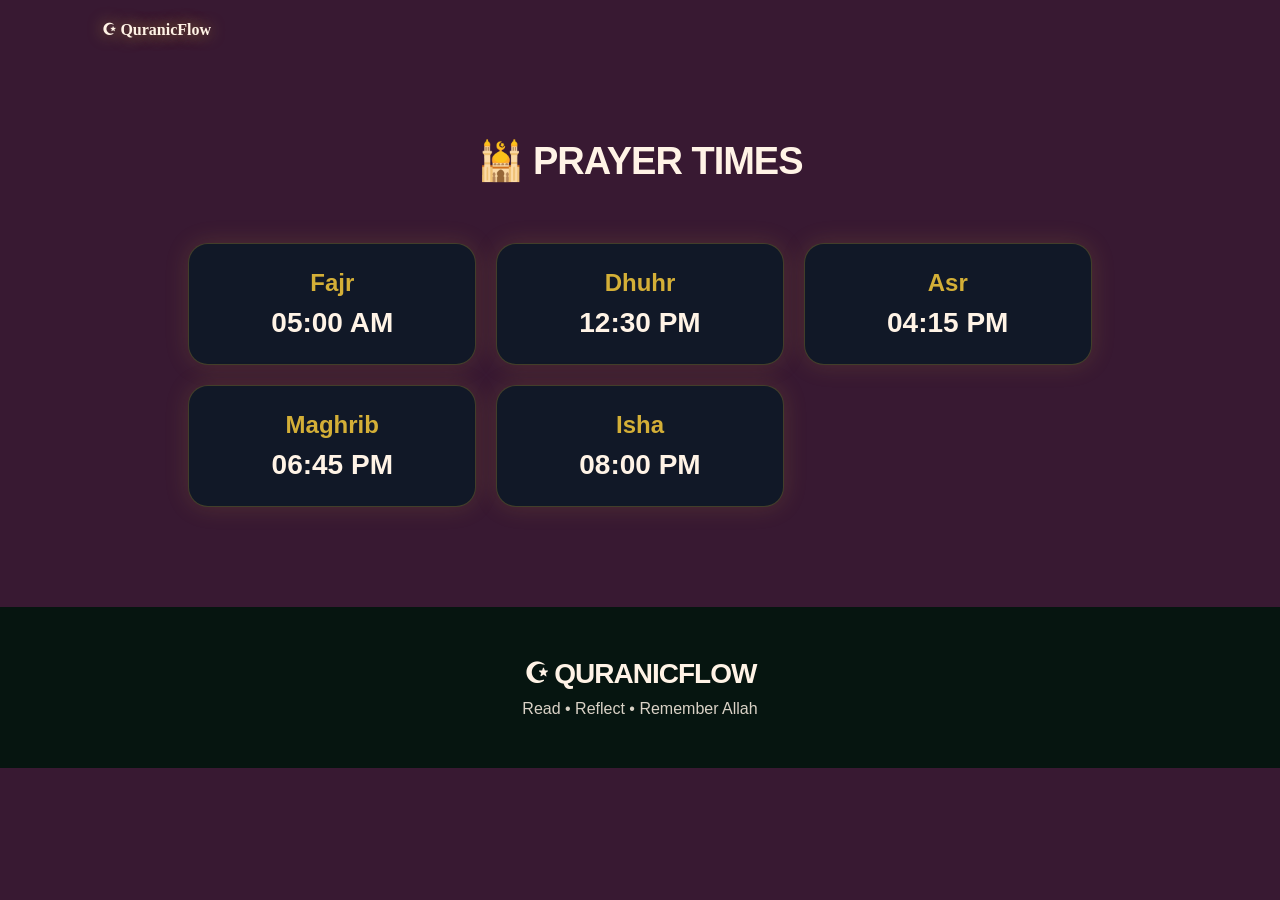
<file: prayer.html>
<!DOCTYPE html>
<html lang="en">
<head>
<meta charset="UTF-8">
<meta name="viewport" content="width=device-width, initial-scale=1.0">
<title>Prayer Times | QuranicFlow</title>

<link rel="stylesheet" href="style.css">

<style>
.prayer-grid{
display:grid;
grid-template-columns:repeat(auto-fit,minmax(220px,1fr));
gap:20px;
padding:20px 8%;
}

.prayer-card{
background:#1B4332;
padding:25px;
border-radius:20px;
text-align:center;
transition:.3s;
}

.prayer-card:hover{
transform:translateY(-8px);
}

.prayer-name{
font-size:24px;
font-weight:700;
color:#D4AF37;
margin-bottom:10px;
}

.prayer-time{
font-size:28px;
font-weight:bold;
}
</style>

</head>
<body>

<header>
<nav class="navbar">
<div class="logo">☪ QuranicFlow</div>
</nav>
</header>

<section class="section">

<h2 class="section-title">
🕌 Prayer Times
</h2>

<div class="prayer-grid">

<div class="prayer-card">
<div class="prayer-name">Fajr</div>
<div class="prayer-time">05:00 AM</div>
</div>

<div class="prayer-card">
<div class="prayer-name">Dhuhr</div>
<div class="prayer-time">12:30 PM</div>
</div>

<div class="prayer-card">
<div class="prayer-name">Asr</div>
<div class="prayer-time">04:15 PM</div>
</div>

<div class="prayer-card">
<div class="prayer-name">Maghrib</div>
<div class="prayer-time">06:45 PM</div>
</div>

<div class="prayer-card">
<div class="prayer-name">Isha</div>
<div class="prayer-time">08:00 PM</div>
</div>

</div>

</section>

<footer>
<h3>☪ QuranicFlow</h3>
<p>Read • Reflect • Remember Allah</p>
</footer>

</body>
</html>
</file>
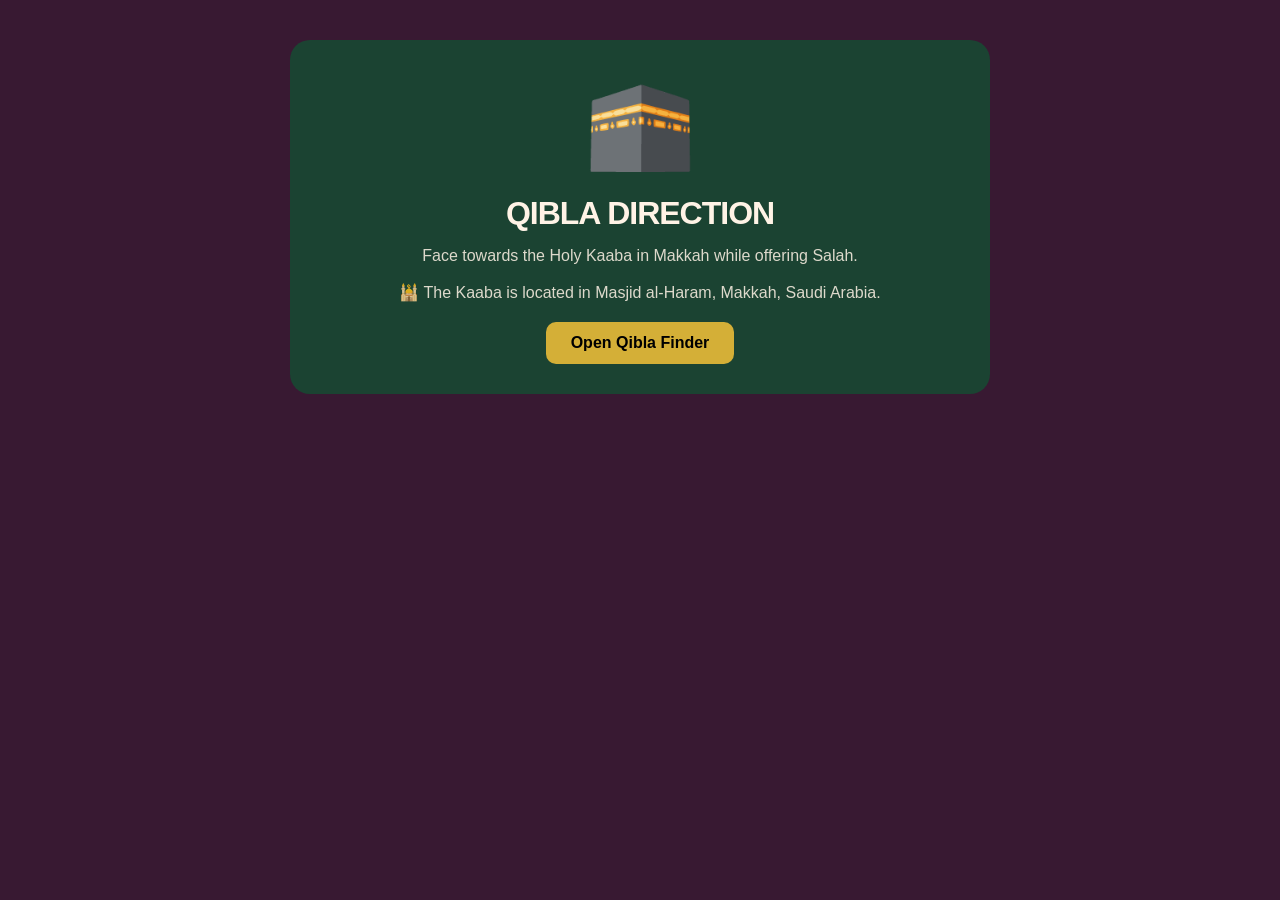
<file: qibla.html>
<!DOCTYPE html>
<html lang="en">
<head>
<meta charset="UTF-8">
<meta name="viewport" content="width=device-width, initial-scale=1.0">
<title>Qibla Direction | QuranicFlow</title>

<link rel="stylesheet" href="style.css">

<style>
.qibla-box{
max-width:700px;
margin:40px auto;
padding:30px;
background:#1B4332;
border-radius:20px;
text-align:center;
}

.qibla-icon{
font-size:90px;
margin-bottom:20px;
}

.qibla-box h1{
color:#D4AF37;
margin-bottom:15px;
}

.qibla-btn{
display:inline-block;
margin-top:20px;
padding:12px 25px;
background:#D4AF37;
color:black;
text-decoration:none;
border-radius:10px;
font-weight:bold;
}
</style>

</head>
<body>

<div class="qibla-box">

<div class="qibla-icon">🕋</div>

<h1>Qibla Direction</h1>

<p>
Face towards the Holy Kaaba in Makkah while offering Salah.
</p>

<br>

<p>
🕌 The Kaaba is located in Masjid al-Haram, Makkah, Saudi Arabia.
</p>

<a href="https://qiblafinder.withgoogle.com" class="qibla-btn">
Open Qibla Finder
</a>

</div>

</body>
</html>
</file>
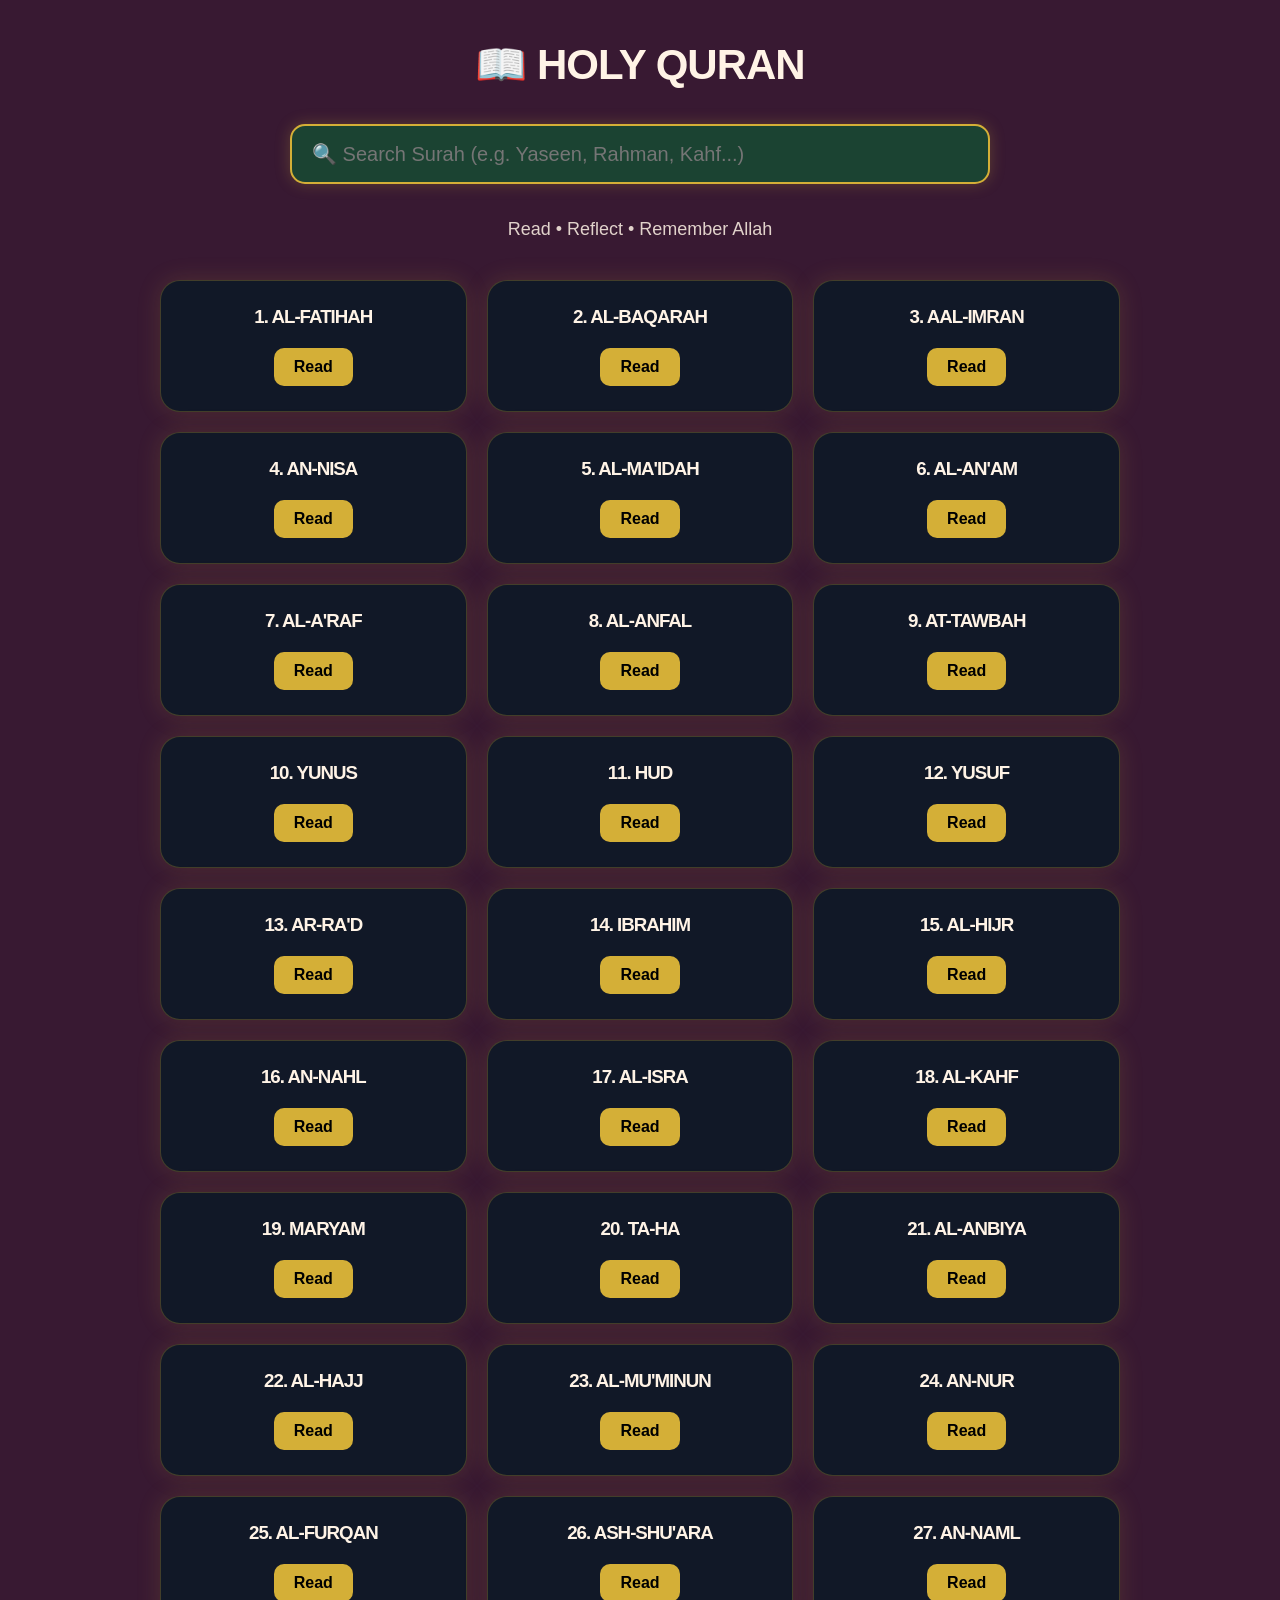
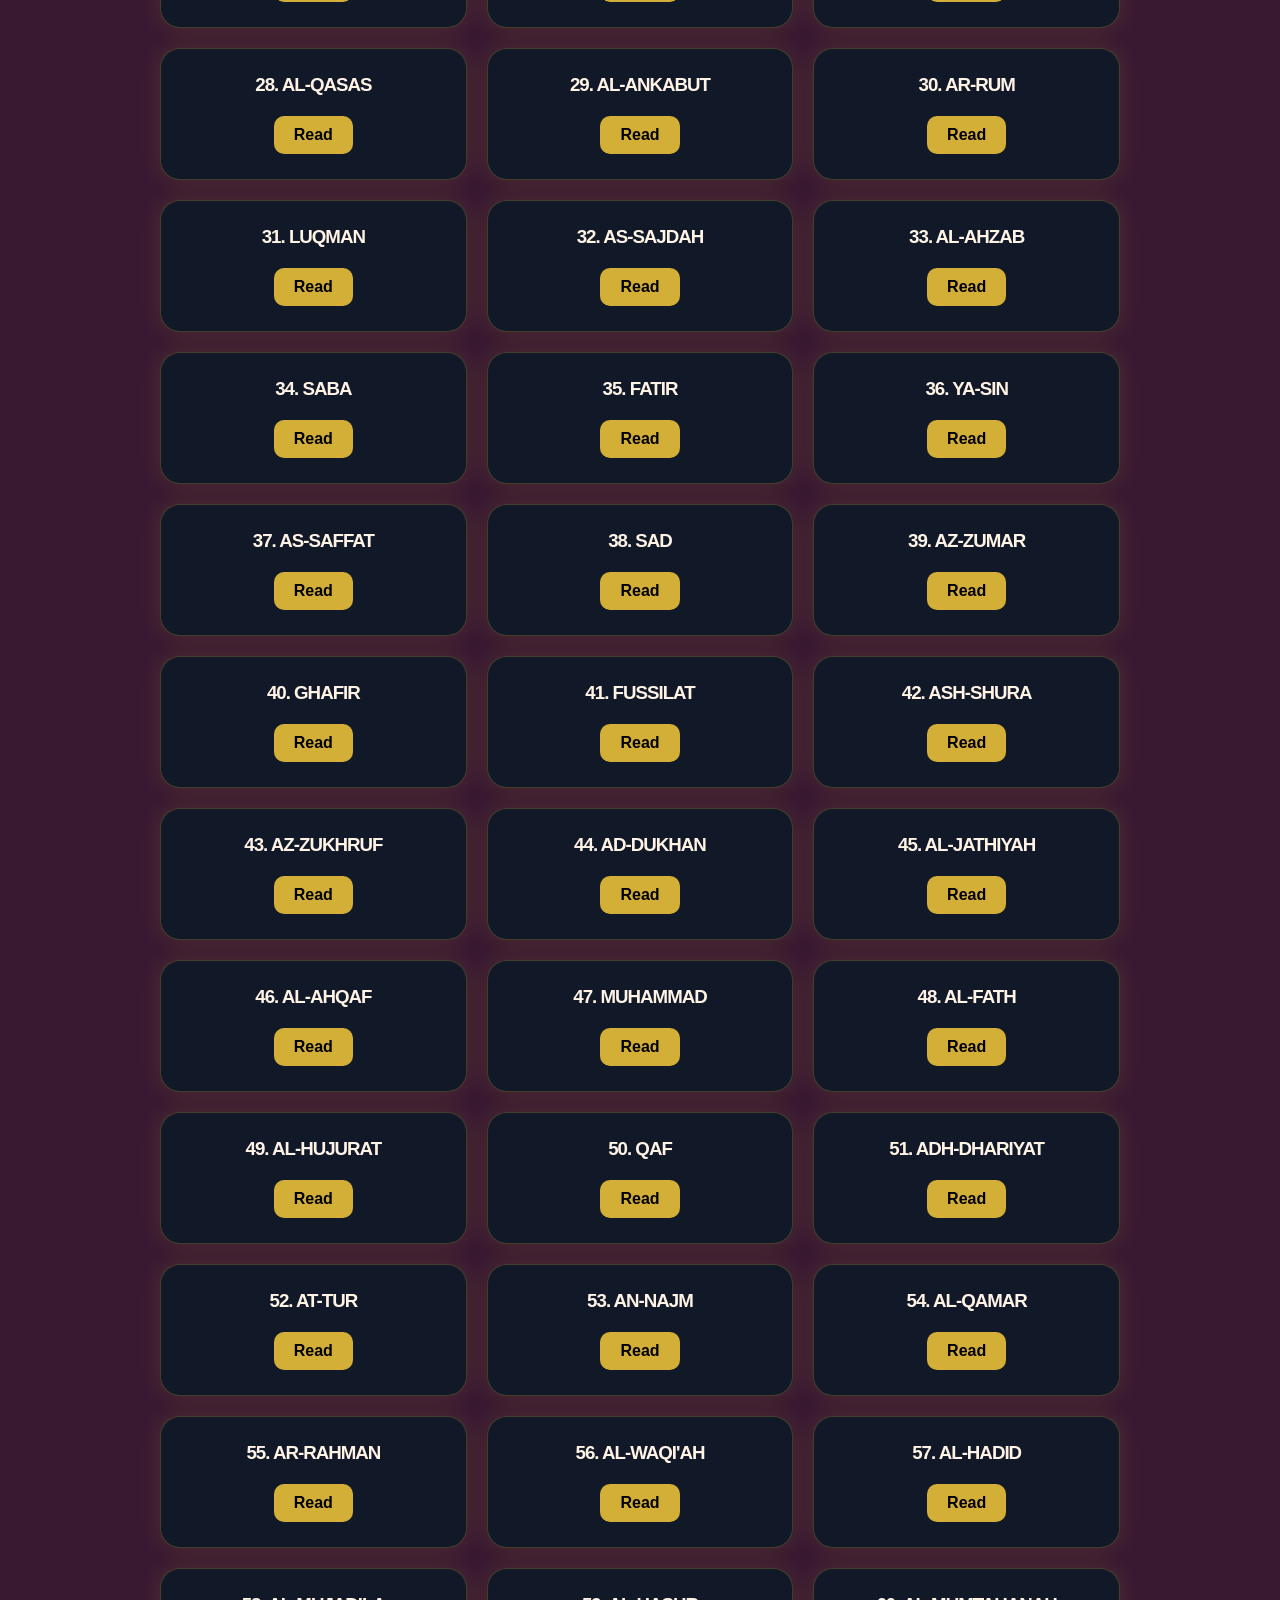
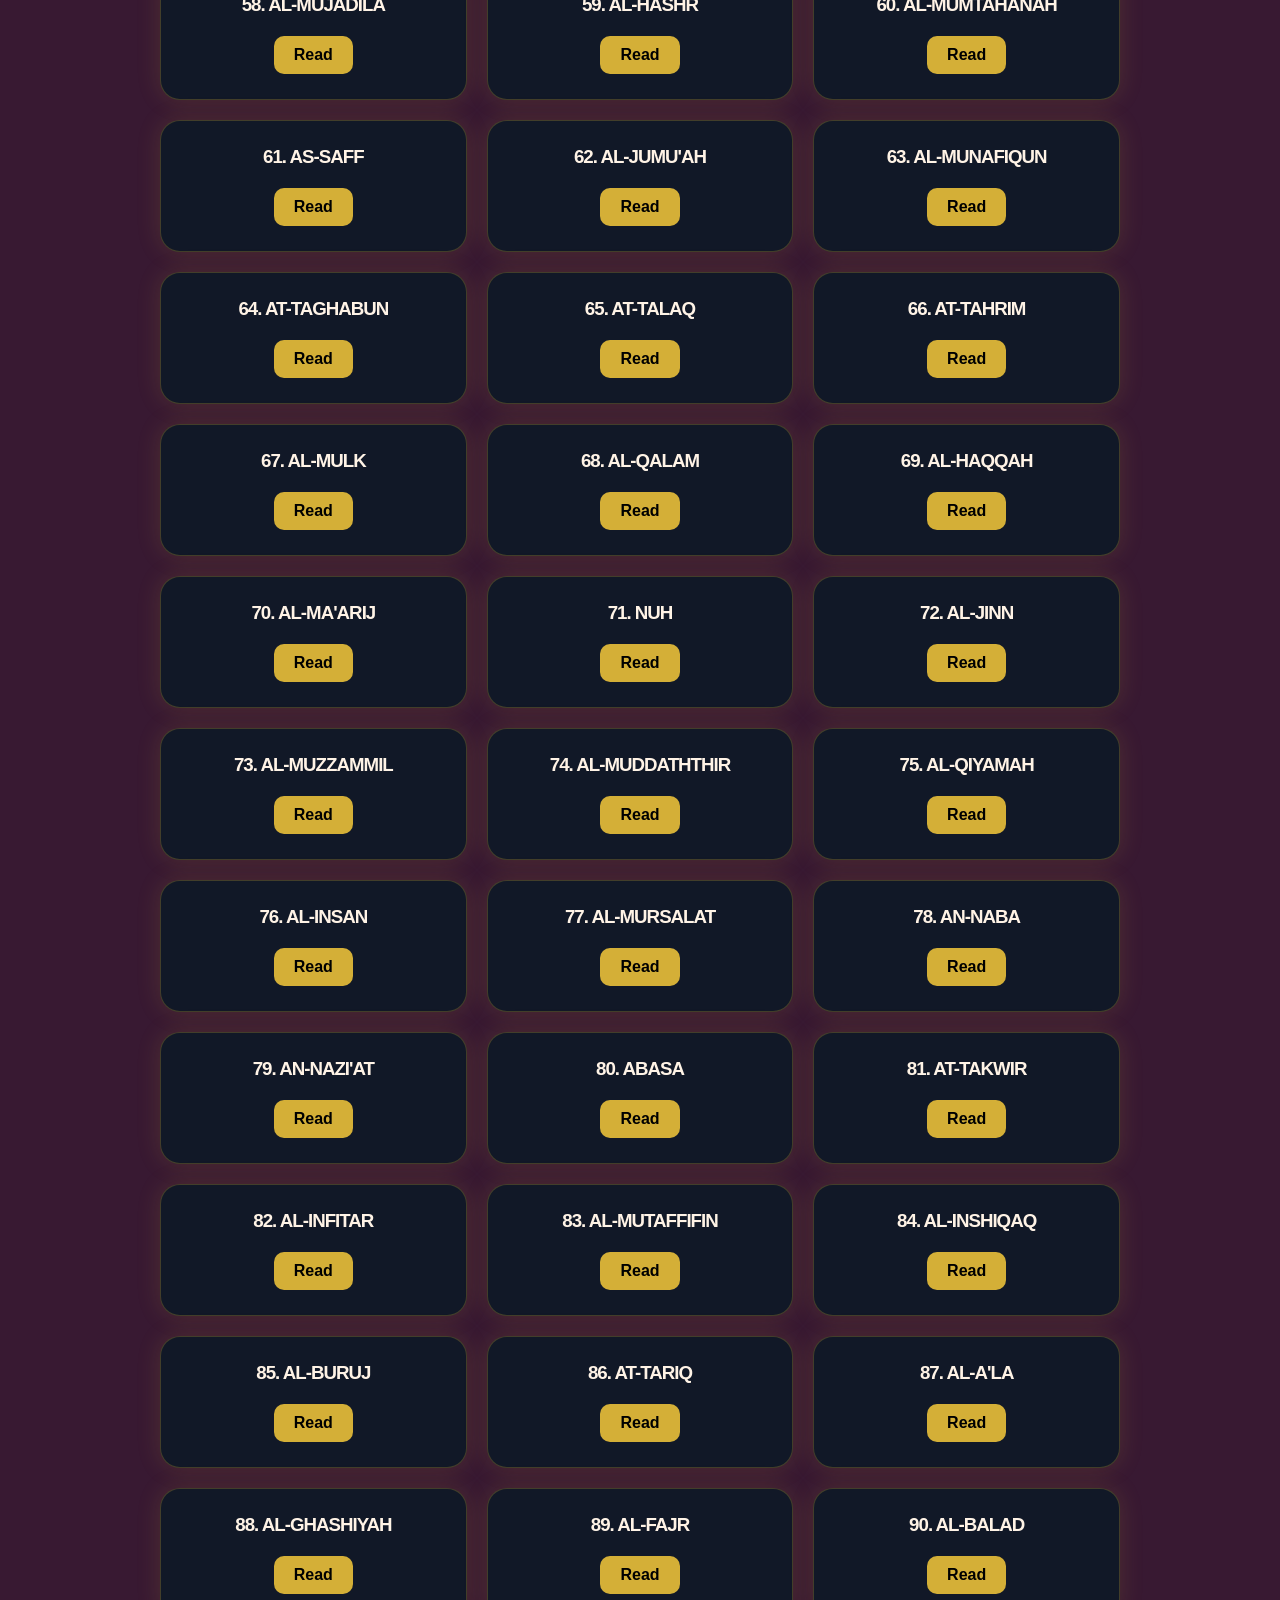
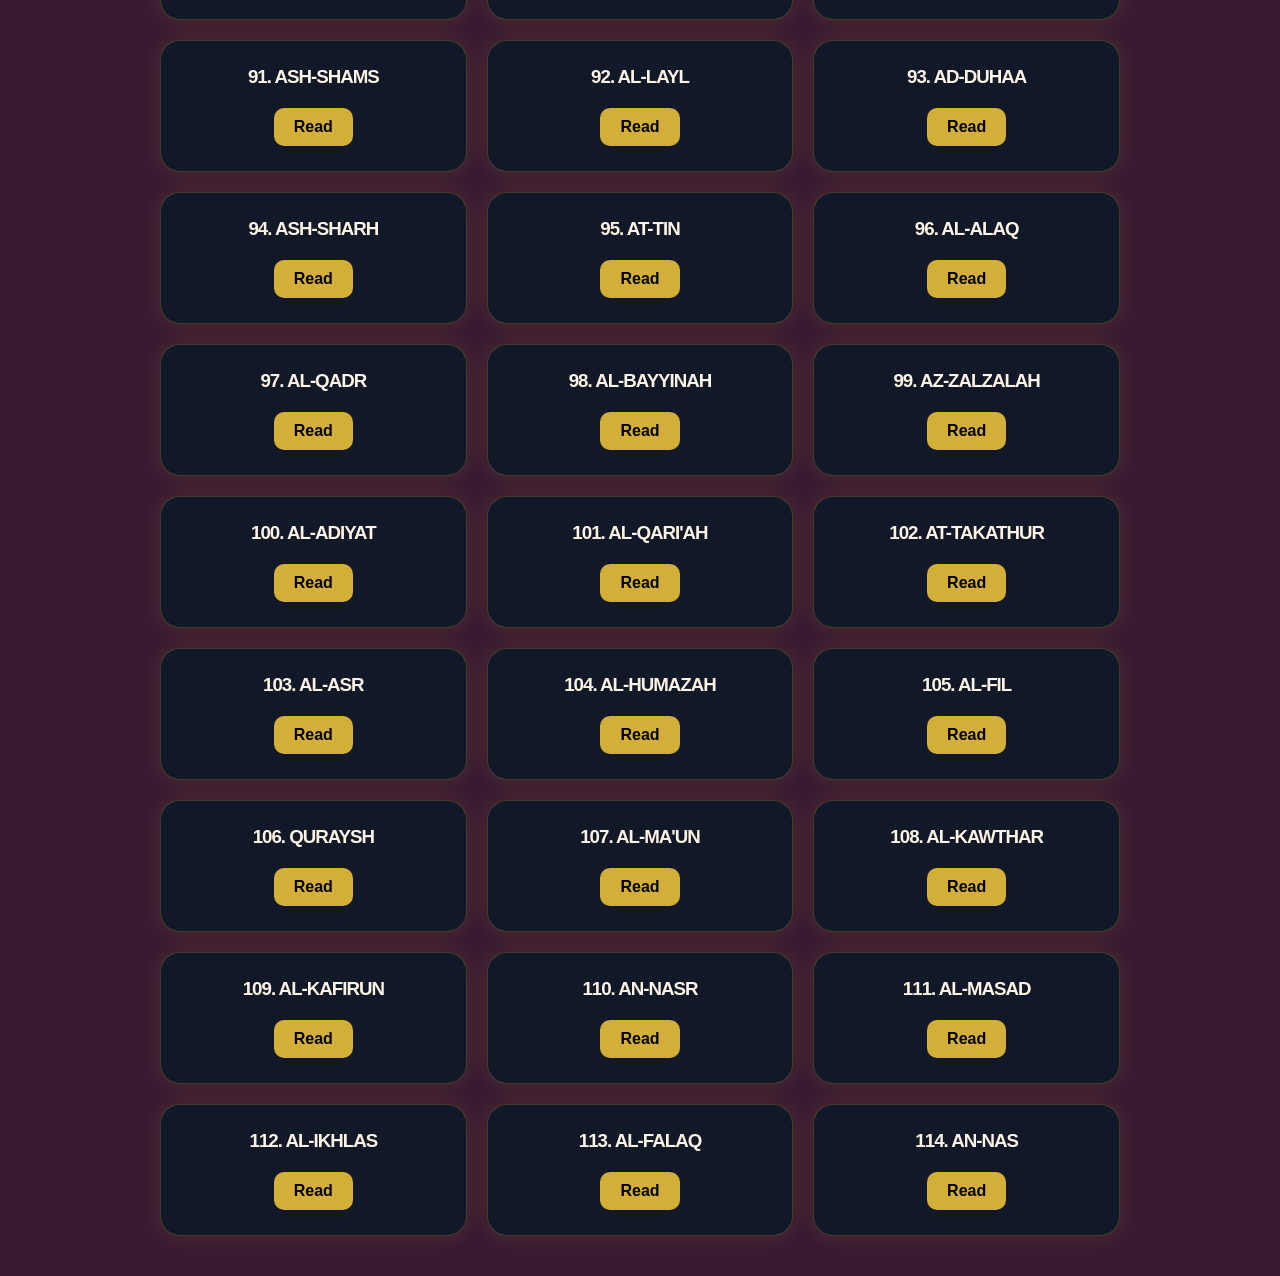
<file: quran.html>
<!DOCTYPE html>
<html lang="en">
<head>
<meta charset="UTF-8">
<meta name="viewport" content="width=device-width, initial-scale=1.0">
<title>Quran | QuranicFlow</title>

<link rel="stylesheet" href="style.css">

<style>
.quran-container{
max-width:1000px;
margin:auto;
padding:40px 20px;
}

.quran-title{
text-align:center;
font-size:42px;
color:#D4AF37;
margin-bottom:15px;
}

.quran-subtitle{
text-align:center;
font-size:18px;
margin-bottom:40px;
}

.surah-grid{
display:grid;
grid-template-columns:repeat(auto-fit,minmax(250px,1fr));
gap:20px;
}

.surah-card{
background:#1B4332;
padding:25px;
border-radius:20px;
text-align:center;
border:1px solid rgba(212,175,55,.3);
}

.surah-card h3{
color:#D4AF37;
margin-bottom:10px;
}

.surah-btn{
display:inline-block;
margin-top:10px;
padding:10px 20px;
background:#D4AF37;
color:black;
text-decoration:none;
border-radius:10px;
font-weight:bold;
}
</style>

</head>
<body>

<div class="quran-container">

<h1 class="quran-title">📖 Holy Quran</h1>

<div style="text-align:center; margin:35px 0;">
  <input
    type="text"
    id="surahSearch"
    placeholder="🔍 Search Surah (e.g. Yaseen, Rahman, Kahf...)"
    onkeyup="searchSurah()"
    style="
      width:95%;
      max-width:700px;
      height:60px;
      padding:0 20px;
      border:2px solid #D4AF37;
      border-radius:15px;
      font-size:20px;
      background:#1B4332;
      color:white;
      outline:none;
      box-shadow:0 0 15px rgba(212,175,55,.25);
    "
  >
</div>
<p class="quran-subtitle">
Read • Reflect • Remember Allah
</p>

<div class="surah-grid">
<div class="surah-card"><h3>1. Al-Fatihah</h3><a class="surah-btn" href="https://quran.com/1">Read</a></div>

<div class="surah-card"><h3>2. Al-Baqarah</h3><a class="surah-btn" href="https://quran.com/2">Read</a></div>

<div class="surah-card"><h3>3. Aal-Imran</h3><a class="surah-btn" href="https://quran.com/3">Read</a></div>

<div class="surah-card"><h3>4. An-Nisa</h3><a class="surah-btn" href="https://quran.com/4">Read</a></div>

<div class="surah-card"><h3>5. Al-Ma'idah</h3><a class="surah-btn" href="https://quran.com/5">Read</a></div>

<div class="surah-card"><h3>6. Al-An'am</h3><a class="surah-btn" href="https://quran.com/6">Read</a></div>

<div class="surah-card"><h3>7. Al-A'raf</h3><a class="surah-btn" href="https://quran.com/7">Read</a></div>

<div class="surah-card"><h3>8. Al-Anfal</h3><a class="surah-btn" href="https://quran.com/8">Read</a></div>

<div class="surah-card"><h3>9. At-Tawbah</h3><a class="surah-btn" href="https://quran.com/9">Read</a></div>

<div class="surah-card"><h3>10. Yunus</h3><a class="surah-btn" href="https://quran.com/10">Read</a></div>

<div class="surah-card"><h3>11. Hud</h3><a class="surah-btn" href="https://quran.com/11">Read</a></div>

<div class="surah-card"><h3>12. Yusuf</h3><a class="surah-btn" href="https://quran.com/12">Read</a></div>

<div class="surah-card"><h3>13. Ar-Ra'd</h3><a class="surah-btn" href="https://quran.com/13">Read</a></div>

<div class="surah-card"><h3>14. Ibrahim</h3><a class="surah-btn" href="https://quran.com/14">Read</a></div>

<div class="surah-card"><h3>15. Al-Hijr</h3><a class="surah-btn" href="https://quran.com/15">Read</a></div>

<div class="surah-card"><h3>16. An-Nahl</h3><a class="surah-btn" href="https://quran.com/16">Read</a></div>

<div class="surah-card"><h3>17. Al-Isra</h3><a class="surah-btn" href="https://quran.com/17">Read</a></div>

<div class="surah-card"><h3>18. Al-Kahf</h3><a class="surah-btn" href="https://quran.com/18">Read</a></div>

<div class="surah-card"><h3>19. Maryam</h3><a class="surah-btn" href="https://quran.com/19">Read</a></div>

<div class="surah-card"><h3>20. Ta-Ha</h3><a class="surah-btn" href="https://quran.com/20">Read</a></div>

<div class="surah-card"><h3>21. Al-Anbiya</h3><a class="surah-btn" href="https://quran.com/21">Read</a></div>

<div class="surah-card"><h3>22. Al-Hajj</h3><a class="surah-btn" href="https://quran.com/22">Read</a></div>

<div class="surah-card"><h3>23. Al-Mu'minun</h3><a class="surah-btn" href="https://quran.com/23">Read</a></div>

<div class="surah-card"><h3>24. An-Nur</h3><a class="surah-btn" href="https://quran.com/24">Read</a></div>

<div class="surah-card"><h3>25. Al-Furqan</h3><a class="surah-btn" href="https://quran.com/25">Read</a></div>

<div class="surah-card"><h3>26. Ash-Shu'ara</h3><a class="surah-btn" href="https://quran.com/26">Read</a></div>

<div class="surah-card"><h3>27. An-Naml</h3><a class="surah-btn" href="https://quran.com/27">Read</a></div>

<div class="surah-card"><h3>28. Al-Qasas</h3><a class="surah-btn" href="https://quran.com/28">Read</a></div>

<div class="surah-card"><h3>29. Al-Ankabut</h3><a class="surah-btn" href="https://quran.com/29">Read</a></div>

<div class="surah-card"><h3>30. Ar-Rum</h3><a class="surah-btn" href="https://quran.com/30">Read</a></div>

<div class="surah-card"><h3>31. Luqman</h3><a class="surah-btn" href="https://quran.com/31">Read</a></div>

<div class="surah-card"><h3>32. As-Sajdah</h3><a class="surah-btn" href="https://quran.com/32">Read</a></div>

<div class="surah-card"><h3>33. Al-Ahzab</h3><a class="surah-btn" href="https://quran.com/33">Read</a></div>

<div class="surah-card"><h3>34. Saba</h3><a class="surah-btn" href="https://quran.com/34">Read</a></div>

<div class="surah-card"><h3>35. Fatir</h3><a class="surah-btn" href="https://quran.com/35">Read</a></div>

<div class="surah-card"><h3>36. Ya-Sin</h3><a class="surah-btn" href="https://quran.com/36">Read</a></div>

<div class="surah-card"><h3>37. As-Saffat</h3><a class="surah-btn" href="https://quran.com/37">Read</a></div>

<div class="surah-card"><h3>38. Sad</h3><a class="surah-btn" href="https://quran.com/38">Read</a></div>

<div class="surah-card"><h3>39. Az-Zumar</h3><a class="surah-btn" href="https://quran.com/39">Read</a></div>

<div class="surah-card"><h3>40. Ghafir</h3><a class="surah-btn" href="https://quran.com/40">Read</a></div>

<div class="surah-card"><h3>41. Fussilat</h3><a class="surah-btn" href="https://quran.com/41">Read</a></div>

<div class="surah-card"><h3>42. Ash-Shura</h3><a class="surah-btn" href="https://quran.com/42">Read</a></div>

<div class="surah-card"><h3>43. Az-Zukhruf</h3><a class="surah-btn" href="https://quran.com/43">Read</a></div>

<div class="surah-card"><h3>44. Ad-Dukhan</h3><a class="surah-btn" href="https://quran.com/44">Read</a></div>

<div class="surah-card"><h3>45. Al-Jathiyah</h3><a class="surah-btn" href="https://quran.com/45">Read</a></div>

<div class="surah-card"><h3>46. Al-Ahqaf</h3><a class="surah-btn" href="https://quran.com/46">Read</a></div>

<div class="surah-card"><h3>47. Muhammad</h3><a class="surah-btn" href="https://quran.com/47">Read</a></div>

<div class="surah-card"><h3>48. Al-Fath</h3><a class="surah-btn" href="https://quran.com/48">Read</a></div>

<div class="surah-card"><h3>49. Al-Hujurat</h3><a class="surah-btn" href="https://quran.com/49">Read</a></div>

<div class="surah-card"><h3>50. Qaf</h3><a class="surah-btn" href="https://quran.com/50">Read</a></div>

<div class="surah-card"><h3>51. Adh-Dhariyat</h3><a class="surah-btn" href="https://quran.com/51">Read</a></div>

<div class="surah-card"><h3>52. At-Tur</h3><a class="surah-btn" href="https://quran.com/52">Read</a></div>

<div class="surah-card"><h3>53. An-Najm</h3><a class="surah-btn" href="https://quran.com/53">Read</a></div>

<div class="surah-card"><h3>54. Al-Qamar</h3><a class="surah-btn" href="https://quran.com/54">Read</a></div>

<div class="surah-card"><h3>55. Ar-Rahman</h3><a class="surah-btn" href="https://quran.com/55">Read</a></div>

<div class="surah-card"><h3>56. Al-Waqi'ah</h3><a class="surah-btn" href="https://quran.com/56">Read</a></div>

<div class="surah-card"><h3>57. Al-Hadid</h3><a class="surah-btn" href="https://quran.com/57">Read</a></div>

<div class="surah-card"><h3>58. Al-Mujadila</h3><a class="surah-btn" href="https://quran.com/58">Read</a></div>

<div class="surah-card"><h3>59. Al-Hashr</h3><a class="surah-btn" href="https://quran.com/59">Read</a></div>

<div class="surah-card"><h3>60. Al-Mumtahanah</h3><a class="surah-btn" href="https://quran.com/60">Read</a></div>

<div class="surah-card"><h3>61. As-Saff</h3><a class="surah-btn" href="https://quran.com/61">Read</a></div>

<div class="surah-card"><h3>62. Al-Jumu'ah</h3><a class="surah-btn" href="https://quran.com/62">Read</a></div>

<div class="surah-card"><h3>63. Al-Munafiqun</h3><a class="surah-btn" href="https://quran.com/63">Read</a></div>

<div class="surah-card"><h3>64. At-Taghabun</h3><a class="surah-btn" href="https://quran.com/64">Read</a></div>

<div class="surah-card"><h3>65. At-Talaq</h3><a class="surah-btn" href="https://quran.com/65">Read</a></div>

<div class="surah-card"><h3>66. At-Tahrim</h3><a class="surah-btn" href="https://quran.com/66">Read</a></div>

<div class="surah-card"><h3>67. Al-Mulk</h3><a class="surah-btn" href="https://quran.com/67">Read</a></div>

<div class="surah-card"><h3>68. Al-Qalam</h3><a class="surah-btn" href="https://quran.com/68">Read</a></div>

<div class="surah-card"><h3>69. Al-Haqqah</h3><a class="surah-btn" href="https://quran.com/69">Read</a></div>

<div class="surah-card"><h3>70. Al-Ma'arij</h3><a class="surah-btn" href="https://quran.com/70">Read</a></div>

<div class="surah-card"><h3>71. Nuh</h3><a class="surah-btn" href="https://quran.com/71">Read</a></div>

<div class="surah-card"><h3>72. Al-Jinn</h3><a class="surah-btn" href="https://quran.com/72">Read</a></div>

<div class="surah-card"><h3>73. Al-Muzzammil</h3><a class="surah-btn" href="https://quran.com/73">Read</a></div>

<div class="surah-card"><h3>74. Al-Muddaththir</h3><a class="surah-btn" href="https://quran.com/74">Read</a></div>

<div class="surah-card"><h3>75. Al-Qiyamah</h3><a class="surah-btn" href="https://quran.com/75">Read</a></div>

<div class="surah-card"><h3>76. Al-Insan</h3><a class="surah-btn" href="https://quran.com/76">Read</a></div>

<div class="surah-card"><h3>77. Al-Mursalat</h3><a class="surah-btn" href="https://quran.com/77">Read</a></div>

<div class="surah-card"><h3>78. An-Naba</h3><a class="surah-btn" href="https://quran.com/78">Read</a></div>

<div class="surah-card"><h3>79. An-Nazi'at</h3><a class="surah-btn" href="https://quran.com/79">Read</a></div>

<div class="surah-card"><h3>80. Abasa</h3><a class="surah-btn" href="https://quran.com/80">Read</a></div>

<div class="surah-card"><h3>81. At-Takwir</h3><a class="surah-btn" href="https://quran.com/81">Read</a></div>

<div class="surah-card"><h3>82. Al-Infitar</h3><a class="surah-btn" href="https://quran.com/82">Read</a></div>

<div class="surah-card"><h3>83. Al-Mutaffifin</h3><a class="surah-btn" href="https://quran.com/83">Read</a></div>

<div class="surah-card"><h3>84. Al-Inshiqaq</h3><a class="surah-btn" href="https://quran.com/84">Read</a></div>

<div class="surah-card"><h3>85. Al-Buruj</h3><a class="surah-btn" href="https://quran.com/85">Read</a></div>

<div class="surah-card"><h3>86. At-Tariq</h3><a class="surah-btn" href="https://quran.com/86">Read</a></div>

<div class="surah-card"><h3>87. Al-A'la</h3><a class="surah-btn" href="https://quran.com/87">Read</a></div>

<div class="surah-card"><h3>88. Al-Ghashiyah</h3><a class="surah-btn" href="https://quran.com/88">Read</a></div>

<div class="surah-card"><h3>89. Al-Fajr</h3><a class="surah-btn" href="https://quran.com/89">Read</a></div>

<div class="surah-card"><h3>90. Al-Balad</h3><a class="surah-btn" href="https://quran.com/90">Read</a></div>

<div class="surah-card"><h3>91. Ash-Shams</h3><a class="surah-btn" href="https://quran.com/91">Read</a></div>

<div class="surah-card"><h3>92. Al-Layl</h3><a class="surah-btn" href="https://quran.com/92">Read</a></div>

<div class="surah-card"><h3>93. Ad-Duhaa</h3><a class="surah-btn" href="https://quran.com/93">Read</a></div>

<div class="surah-card"><h3>94. Ash-Sharh</h3><a class="surah-btn" href="https://quran.com/94">Read</a></div>

<div class="surah-card"><h3>95. At-Tin</h3><a class="surah-btn" href="https://quran.com/95">Read</a></div>

<div class="surah-card"><h3>96. Al-Alaq</h3><a class="surah-btn" href="https://quran.com/96">Read</a></div>

<div class="surah-card"><h3>97. Al-Qadr</h3><a class="surah-btn" href="https://quran.com/97">Read</a></div>

<div class="surah-card"><h3>98. Al-Bayyinah</h3><a class="surah-btn" href="https://quran.com/98">Read</a></div>

<div class="surah-card"><h3>99. Az-Zalzalah</h3><a class="surah-btn" href="https://quran.com/99">Read</a></div>

<div class="surah-card"><h3>100. Al-Adiyat</h3><a class="surah-btn" href="https://quran.com/100">Read</a></div>

<div class="surah-card"><h3>101. Al-Qari'ah</h3><a class="surah-btn" href="https://quran.com/101">Read</a></div>

<div class="surah-card"><h3>102. At-Takathur</h3><a class="surah-btn" href="https://quran.com/102">Read</a></div>

<div class="surah-card"><h3>103. Al-Asr</h3><a class="surah-btn" href="https://quran.com/103">Read</a></div>

<div class="surah-card"><h3>104. Al-Humazah</h3><a class="surah-btn" href="https://quran.com/104">Read</a></div>

<div class="surah-card"><h3>105. Al-Fil</h3><a class="surah-btn" href="https://quran.com/105">Read</a></div>

<div class="surah-card"><h3>106. Quraysh</h3><a class="surah-btn" href="https://quran.com/106">Read</a></div>

<div class="surah-card"><h3>107. Al-Ma'un</h3><a class="surah-btn" href="https://quran.com/107">Read</a></div>

<div class="surah-card"><h3>108. Al-Kawthar</h3><a class="surah-btn" href="https://quran.com/108">Read</a></div>

<div class="surah-card"><h3>109. Al-Kafirun</h3><a class="surah-btn" href="https://quran.com/109">Read</a></div>

<div class="surah-card"><h3>110. An-Nasr</h3><a class="surah-btn" href="https://quran.com/110">Read</a></div>

<div class="surah-card"><h3>111. Al-Masad</h3><a class="surah-btn" href="https://quran.com/111">Read</a></div>

<div class="surah-card"><h3>112. Al-Ikhlas</h3><a class="surah-btn" href="https://quran.com/112">Read</a></div>

<div class="surah-card"><h3>113. Al-Falaq</h3><a class="surah-btn" href="https://quran.com/113">Read</a></div>

<div class="surah-card"><h3>114. An-Nas</h3><a class="surah-btn" href="https://quran.com/114">Read</a></div>

</div>

</div>
<script>
function searchSurah() {
  let input = document.getElementById("surahSearch");
  let filter = input.value.toUpperCase();

  let cards = document.getElementsByClassName("surah-card");

  for (let i = 0; i < cards.length; i++) {
    let title = cards[i].getElementsByTagName("h3")[0];

    if (title.innerText.toUpperCase().indexOf(filter) > -1) {
      cards[i].style.display = "";
    } else {
      cards[i].style.display = "none";
    }
  }
}
</script>
</body>
</html>
</file>
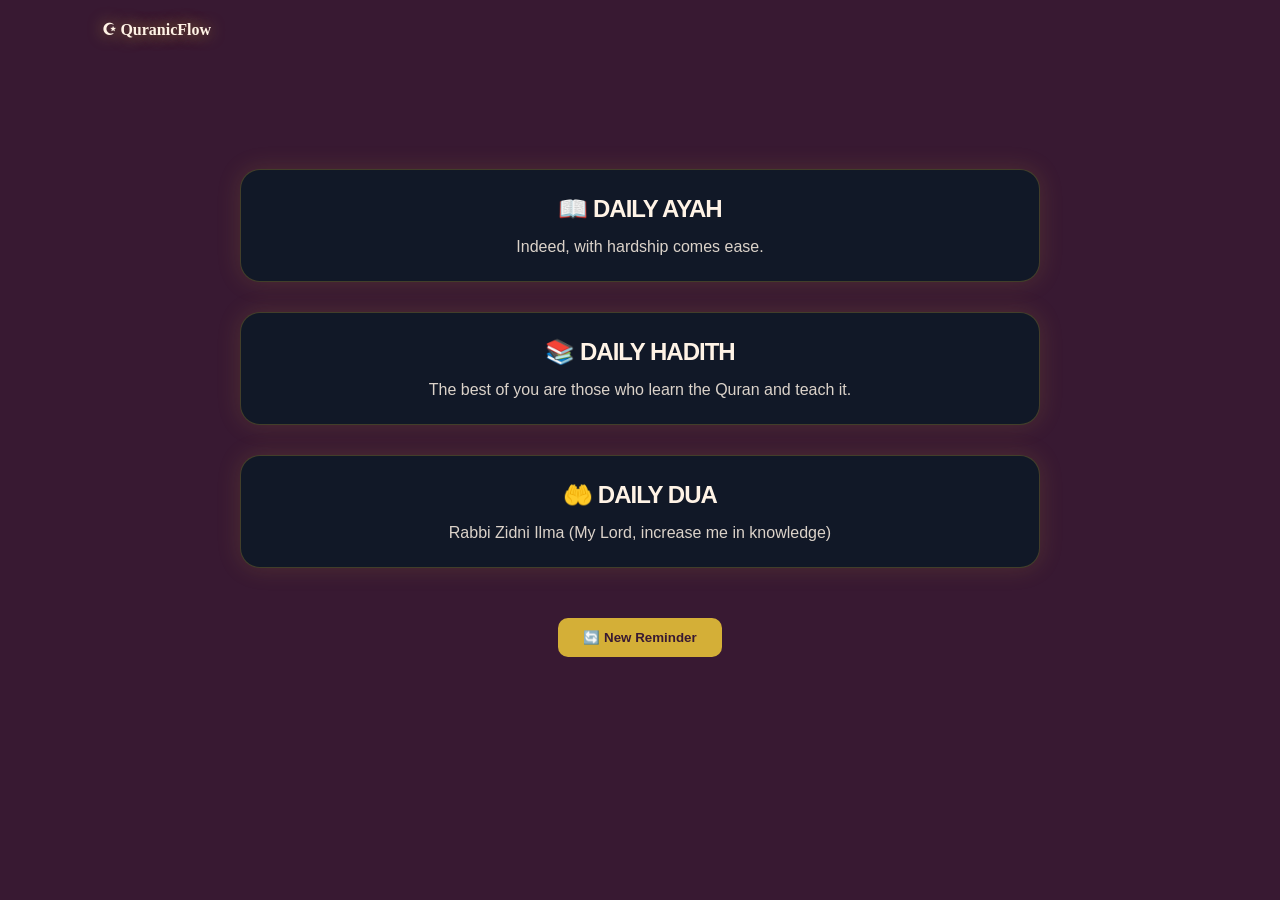
<file: reminder.html>
<!DOCTYPE html>
<html lang="en">
<head>
<meta charset="UTF-8">
<meta name="viewport" content="width=device-width, initial-scale=1.0">
<title>Daily Reminder | QuranicFlow</title>

<link rel="stylesheet" href="style.css">

<style>
.reminder-card{
max-width:800px;
margin:30px auto;
padding:25px;
background:#1B4332;
border-radius:20px;
text-align:center;
}

.reminder-card h2{
color:#D4AF37;
margin-bottom:15px;
}

.reminder-btn{
padding:12px 25px;
border:none;
border-radius:10px;
background:#D4AF37;
font-weight:bold;
cursor:pointer;
margin-top:20px;
}
</style>

</head>
<body>

<header>
<nav class="navbar">
<div class="logo">☪ QuranicFlow</div>
</nav>
</header>

<section class="section">

<div class="reminder-card">
<h2>📖 Daily Ayah</h2>
<p id="ayah">
Indeed, with hardship comes ease.
</p>
</div>

<div class="reminder-card">
<h2>📚 Daily Hadith</h2>
<p id="hadith">
The best of you are those who learn the Quran and teach it.
</p>
</div>

<div class="reminder-card">
<h2>🤲 Daily Dua</h2>
<p id="dua">
Rabbi Zidni Ilma
(My Lord, increase me in knowledge)
</p>
</div>

<div style="text-align:center;">
<button class="reminder-btn" onclick="newReminder()">
🔄 New Reminder
</button>
</div>

</section>

<script>
const ayahs = [
"Indeed, with hardship comes ease.",
"And Allah is the best of planners.",
"And He found you lost and guided you."
];

const hadiths = [
"The best of you are those who learn the Quran and teach it.",
"Actions are judged by intentions.",
"Modesty is part of faith."
];

const duas = [
"Rabbi Zidni Ilma",
"Hasbunallahu Wa Ni'mal Wakeel",
"Rabbana Atina Fid Dunya Hasanah"
];

function newReminder(){

document.getElementById("ayah").innerText =
ayahs[Math.floor(Math.random()*ayahs.length)];

document.getElementById("hadith").innerText =
hadiths[Math.floor(Math.random()*hadiths.length)];

document.getElementById("dua").innerText =
duas[Math.floor(Math.random()*duas.length)];

}
</script>

</body>
</html>
</file>
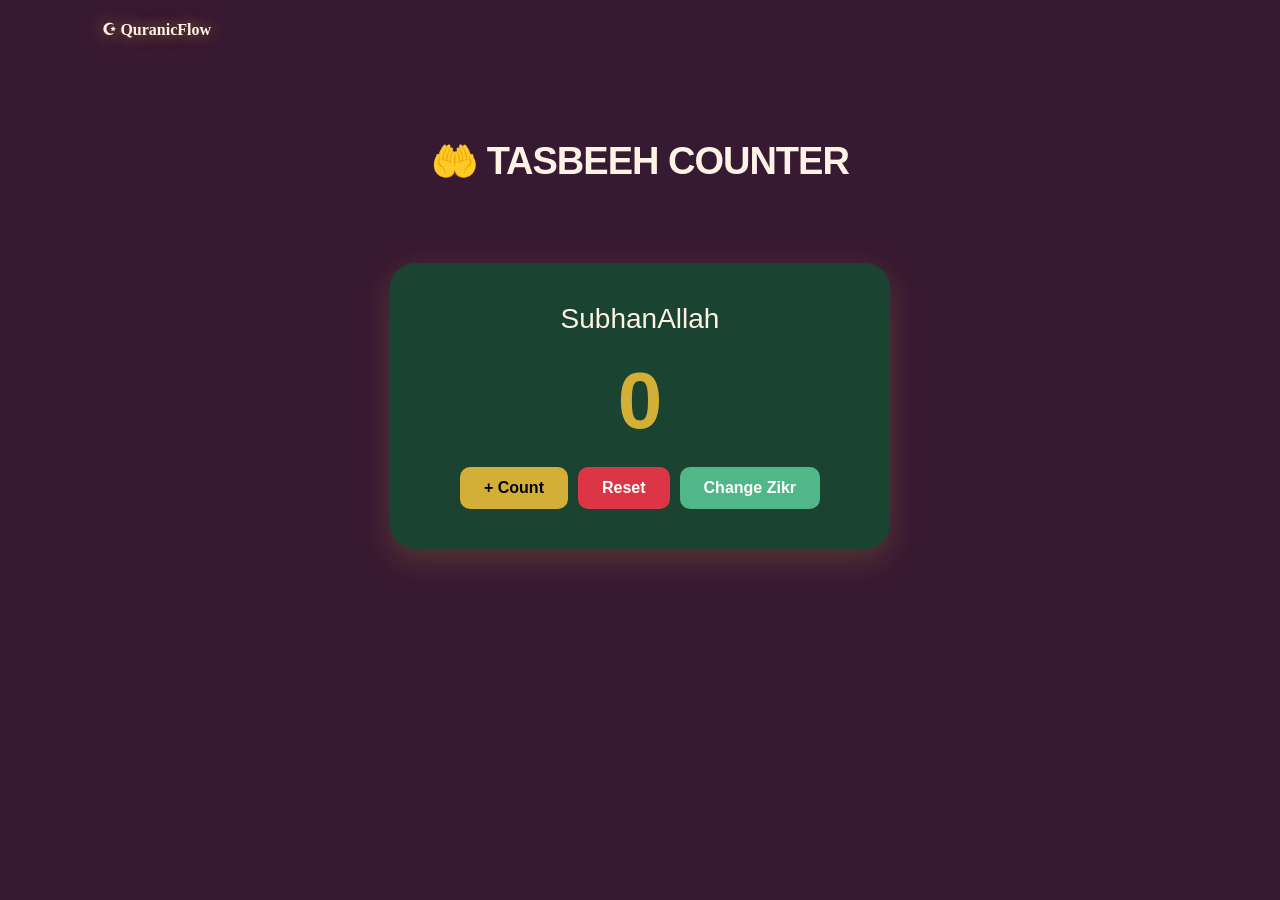
<file: tasbeeh.html>
<!DOCTYPE html>
<html lang="en">
<head>
<meta charset="UTF-8">
<meta name="viewport" content="width=device-width, initial-scale=1.0">
<title>Tasbeeh Counter | QuranicFlow</title>

<link rel="stylesheet" href="style.css">

<style>
.counter-box{
max-width:500px;
margin:80px auto;
text-align:center;
background:#1B4332;
padding:40px;
border-radius:25px;
box-shadow:0 10px 30px rgba(212,175,55,0.2);
}

.counter{
font-size:80px;
font-weight:bold;
color:#D4AF37;
margin:20px 0;
}

.zikr{
font-size:28px;
margin-bottom:20px;
}

.btns{
display:flex;
justify-content:center;
gap:10px;
flex-wrap:wrap;
}

.t-btn{
padding:12px 24px;
border:none;
border-radius:10px;
cursor:pointer;
font-size:16px;
font-weight:600;
}

.add{
background:#D4AF37;
color:black;
}

.reset{
background:#dc3545;
color:white;
}

.change{
background:#52B788;
color:white;
}
</style>

</head>
<body>

<header>
<nav class="navbar">
<div class="logo">☪ QuranicFlow</div>
</nav>
</header>

<section class="section">

<h2 class="section-title">
🤲 Tasbeeh Counter
</h2>

<div class="counter-box">

<div class="zikr" id="zikr">
SubhanAllah
</div>

<div class="counter" id="count">
0
</div>

<div class="btns">

<button class="t-btn add" onclick="increment()">
+ Count
</button>

<button class="t-btn reset" onclick="resetCount()">
Reset
</button>

<button class="t-btn change" onclick="changeZikr()">
Change Zikr
</button>

</div>

</div>

</section>

<script>

let count = 0;

let zikrs = [
"SubhanAllah",
"Alhamdulillah",
"Allahu Akbar",
"La ilaha illallah",
"Astaghfirullah"
];

let current = 0;

function increment(){
count++;
document.getElementById("count").innerText = count;
}

function resetCount(){
count = 0;
document.getElementById("count").innerText = count;
}

function changeZikr(){
current++;

if(current >= zikrs.length){
current = 0;
}

document.getElementById("zikr").innerText =
zikrs[current];
}

</script>

</body>
</html>
</file>
<file: style.css>
html{
scroll-behavior:smooth;
}
*{
margin:0;
padding:0;
box-sizing:border-box;
font-family:'Outfit',sans-serif;
scroll-behavior:smooth;
}
body{
background:
radial-gradient(circle at top left,
rgba(212,175,55,.05),
transparent 250px),
radial-gradient(circle at bottom right,
rgba(212,175,55,.05),
transparent 250px),
#081C15;

color:#fff;
overflow-x:hidden;
}

/* Navbar */

.navbar{
display:flex;
justify-content:space-between;
align-items:center;
padding:20px 8%;
background:rgba(0,0,0,0.25);
backdrop-filter:blur(12px);
position:sticky;
top:0;
z-index:1000;
}

.logo{
font-family:'Cinzel',serif;
font-weight:700;
color:#D4AF37;
text-shadow:0 0 15px rgba(212,175,55,.7);
}

.nav-links{
display:flex;
list-style:none;
gap:25px;
}

.nav-links a{
text-decoration:none;
color:white;
transition:.3s;
}

.nav-links a:hover{
color:#D4AF37;
}

.nav-btn{
background:#D4AF37;
color:black;
padding:12px 20px;
border-radius:10px;
text-decoration:none;
font-weight:600;
}

/* Hero */

.hero{
min-height:auto;
display:flex;
justify-content:space-between;
align-items:center;
padding:40px 20px;
gap:40px;
}

.hero-content{
flex:1;
}

.hero-content h1{
font-size:60px;
line-height:1.2;
color:#D4AF37;
}

.hero-content p{
margin:20px 0;
font-size:18px;
color:#dcdcdc;
max-width:600px;
}

.hero-buttons{
display:flex;
gap:15px;
margin-top:25px;
}

.btn,
.btn-outline{
padding:14px 28px;
border-radius:12px;
text-decoration:none;
font-weight:600;
}

.btn{
background:#D4AF37;
color:black;
}

.btn-outline{
border:2px solid #D4AF37;
color:#D4AF37;
}

/* Floating Quran */

.hero-image{
flex:1;
display:flex;
justify-content:center;
align-items:center;
}

.floating-quran{
font-size:140px;
animation:float 4s ease-in-out infinite;
filter:drop-shadow(0 0 20px rgba(212,175,55,.5));
}

@keyframes float{
0%,100%{
transform:translateY(0);
}
50%{
transform:translateY(-20px);
}
}

/* Sections */

.section{
padding:80px 8%;
}

.section-title{
text-align:center;
font-size:38px;
color:#D4AF37;
margin-bottom:40px;
}

/* Cards */

.card{
background:rgba(255,255,255,0.05);
backdrop-filter:blur(12px);
padding:30px;
border-radius:20px;
max-width:900px;
margin:auto;
text-align:center;
border:1px solid rgba(255,255,255,0.08);

transition:0.4s;
}

.card:hover{
transform:translateY(-10px);
box-shadow:0 15px 40px rgba(212,175,55,0.2);
}

.ayah{
font-size:22px;
line-height:1.8;
}

/* Tools */

.tools-grid{
display:grid;
grid-template-columns:repeat(auto-fit,minmax(250px,1fr));
gap:25px;
}

.tool-card{
    background: linear-gradient(135deg,#111827,#0B1220);
    padding:30px;
    border-radius:20px;
    text-align:center;
    transition:.4s;
    transform-style:preserve-3d;
    border:1px solid rgba(212,175,55,0.25);
    box-shadow:0 0 25px rgba(212,175,55,0.12);
}

.tool-card:hover{
    transform:translateY(-8px);
    box-shadow:0 15px 40px rgba(212,175,55,0.25);
}

.tool-card i{
font-size:45px;
color:#D4AF37;
margin-bottom:15px;
}

.tool-card h3{
margin-bottom:10px;
}

.tool-card p{
margin-bottom:15px;
}

.tool-card a{
text-decoration:none;
color:black;
background:#D4AF37;
padding:10px 18px;
border-radius:10px;
display:inline-block;
}

/* Footer */

footer{
text-align:center;
padding:50px 20px;
background:#061510;
}

footer h3{
color:#D4AF37;
font-size:28px;
margin-bottom:10px;
}

.socials{
margin:20px 0;
}

.socials a{
color:#D4AF37;
font-size:24px;
margin:0 10px;
}

.copyright{
opacity:.7;
}

/* Responsive */

@media(max-width:900px){

.hero{
flex-direction:column;
text-align:center;
}

.hero-content h1{
font-size:42px;
}

.nav-links{
display:none;
}

.hero-buttons{
justify-content:center;
}

.floating-quran{
font-size:100px;
}
}
/* Moon */

.moon{
position:fixed;
top:80px;
right:80px;
width:120px;
height:120px;
background:#D4AF37;
border-radius:50%;
box-shadow:0 0 50px rgba(212,175,55,.8);
z-index:1;
animation:floatMoon 6s ease-in-out infinite;
}

.moon::before{
content:"";
position:absolute;
width:100px;
height:100px;
background:#081C15;
border-radius:50%;
top:0;
left:30px;
}

@keyframes floatMoon{
0%,100%{
transform:translateY(0);
}
50%{
transform:translateY(-15px);
}
}

/* Stars */

.stars span{
position:fixed;
width:4px;
height:4px;
background:white;
border-radius:50%;
animation:twinkle 2s infinite;
z-index:1;
}

.stars span:nth-child(1){top:10%;left:15%;}
.stars span:nth-child(2){top:20%;left:75%;}
.stars span:nth-child(3){top:35%;left:40%;}
.stars span:nth-child(4){top:15%;left:55%;}
.stars span:nth-child(5){top:60%;left:20%;}
.stars span:nth-child(6){top:70%;left:80%;}
.stars span:nth-child(7){top:50%;left:65%;}
.stars span:nth-child(8){top:25%;left:85%;}

@keyframes twinkle{
0%,100%{
opacity:.2;
transform:scale(1);
}
50%{
opacity:1;
transform:scale(2);
}
}
.search-box{
width:80%;
max-width:500px;
display:block;
margin:20px auto;
padding:15px;
border:none;
border-radius:12px;
font-size:16px;
background:#1B4332;
color:white;
outline:none;
border:2px solid #D4AF37;
}
#topBtn{
display:none;
position:fixed;
bottom:20px;
right:20px;
z-index:99;
border:none;
outline:none;
background:#D4AF37;
color:black;
cursor:pointer;
padding:15px 18px;
border-radius:50%;
font-size:20px;
font-weight:bold;
box-shadow:0 0 15px rgba(212,175,55,.5);
}

#topBtn:hover{
transform:scale(1.1);
}
.menu-toggle{
display:none;
font-size:30px;
color:#D4AF37;
cursor:pointer;
}

@media(max-width:768px){

.menu-toggle{
display:block;
}

#nav-links{
display:none;
}

#nav-links.active{
display:flex;
flex-direction:column;
}

}
#nav-links{
list-style:none;
padding:0;
margin:0;
}

#nav-links li{
margin:10px 0;
}
.stat-card,
.feature-card,
.quote-card,
.hadith-card{

background:rgba(255,255,255,0.05);

backdrop-filter:blur(12px);

border:1px solid rgba(212,175,55,0.25);

box-shadow:
0 8px 32px rgba(0,0,0,.2);

}
.nav-buttons{
    display:flex;
    align-items:center;
    gap:12px;
}
body{
  background: linear-gradient(135deg,#0B1220,#111827);
  color: white;
}

.card{
  background: rgba(255,255,255,0.05);
  backdrop-filter: blur(10px);
  border: 1px solid rgba(212,175,55,0.2);
  border-radius: 20px;
}

.btn{
  background: linear-gradient(45deg,#D4AF37,#F5E6A8);
  color: #0B1220;
  font-weight: bold;
  border-radius: 12px;
}

.btn:hover{
  transform: translateY(-3px);
  box-shadow: 0 0 20px rgba(212,175,55,0.4);
}
body{
  background: linear-gradient(135deg,#020617,#0B1220);
}

.tool-card,
.card{
  background: rgba(17,24,39,0.95);
  border: 1px solid rgba(212,175,55,0.25);
  border-radius: 25px;
  box-shadow: 0 0 25px rgba(212,175,55,0.12);
}

.btn,
.open-btn{
  background: linear-gradient(45deg,#D4AF37,#F5E6A8);
  color:#111827;
  font-weight:700;
  border:none;
}

.logo{
  color:#D4AF37;
}

.particle,
.dot,
.sparkle{
  display:none;
}
.tool-card,
.feature-card,
.service-card,
div[class*="card"]{
    background: #111827 !important;
    border: 1px solid rgba(212,175,55,0.25) !important;
    box-shadow: 0 0 25px rgba(212,175,55,0.15) !important;
}

.particle,
.dot,
.sparkle{
    display:none !important;
}
.tool-card h3{
    color:white;
}

.tool-card p{
    color:#CBD5E1;
}

.tool-card a{
    background:linear-gradient(45deg,#D4AF37,#F5E6A8);
    color:#111827;
    font-weight:bold;
    border-radius:12px;
}
.tool-card{
  background:
    linear-gradient(rgba(11,18,32,0.85),
                    rgba(11,18,32,0.85)),
    url('mosque-bg.jpg');
  background-size: cover;
  background-position: center;
}
/* Website Background */
body {
    background: #E4FD97;
    color: #1a1a1a;
}

/* All Headings */
h1, h2, h3, h4, h5, h6 {
    color: #1a1a1a;
    font-weight: 900;
    text-transform: uppercase;
    letter-spacing: 1px;
}

/* Cards */
.card, .feature-card {
    background: rgba(255,255,255,0.4);
    backdrop-filter: blur(10px);
    border: 1px solid rgba(0,0,0,0.1);
    border-radius: 20px;
}

/* Navbar */
.navbar {
    background: rgba(228, 253, 151, 0.9);
    backdrop-filter: blur(15px);
}

/* Buttons */
.btn, button {
    background: #1a1a1a;
    color: #E4FD97;
    border: none;
    border-radius: 12px;
    font-weight: 700;
}

.btn:hover, button:hover {
    transform: translateY(-3px);
}
body{
  background:#381932;
}

h1,h2,h3,h4{
  color:#FFF3E6;
  font-weight:800;
}
body{
  background:#E4FD97;
}

h1,h2,h3,h4{
  color:#1E2B1B;
  font-weight:800;
}
/* Global Colors */

body {
    background-color: #FFF3E6;
    color: #381932;
}

/* All Headings */
h1, h2, h3, h4, h5, h6 {
    color: #381932 !important;
    font-weight: 800;
    letter-spacing: -1px;
}

/* Logo */
.logo {
    color: #381932 !important;
}

/* Navbar Links */
nav a,
.nav-links a {
    color: #381932 !important;
}

/* Cards */
.card,
.feature-card,
.dua-card,
.hadith-card {
    background: #FFFFFF;
    color: #381932;
    border: 1px solid rgba(56, 25, 50, 0.1);
}

/* Buttons */
.btn,
button {
    background: #381932;
    color: #FFF3E6;
    border: none;
}

.btn:hover,
button:hover {
    opacity: 0.9;
}
/* Plum Premium Theme */

body {
    background-color: #381932;
    color: #FFF3E6;
}

/* All Headings */
h1, h2, h3, h4, h5, h6 {
    color: #FFF3E6 !important;
    font-weight: 800;
    letter-spacing: -1px;
}

/* Logo */
.logo {
    color: #FFF3E6 !important;
}

/* Navbar */
nav a,
.nav-links a {
    color: #FFF3E6 !important;
}

/* Cards */
.card,
.feature-card,
.dua-card,
.hadith-card {
    background: rgba(255, 243, 230, 0.08);
    color: #FFF3E6;
    border: 1px solid rgba(255, 243, 230, 0.15);
    backdrop-filter: blur(10px);
}

/* Buttons */
.btn,
button {
    background: #FFF3E6;
    color: #381932;
    border: none;
    font-weight: 700;
}

.btn:hover,
button:hover {
    transform: translateY(-2px);
    transition: 0.3s ease;
}

/* Paragraphs */
p, span {
    color: rgba(255, 243, 230, 0.85);
}
/* Header/Navbar Fix */

header,
.navbar,
nav {
    background: #381932 !important;
}

/* Logo */
.logo,
.logo a {
    color: #FFF3E6 !important;
}

/* Login Button */
.login-btn,
.login-button {
    background: #FFF3E6 !important;
    color: #381932 !important;
}
body{
  background: #381932;
}

.login-container,
.login-card{
  background: rgba(255,243,230,0.08);
  border: 1px solid rgba(255,243,230,0.15);
}

input{
  background: #FFF3E6;
  color: #381932;
}

.login-btn,
button{
  background: #FFF3E6;
  color: #381932;
}
</file>
<file: ai.css>
/* Google Font */
*{
    margin:0;
    padding:0;
    box-sizing:border-box;
    font-family:'Poppins',sans-serif;
}

body{
    background:linear-gradient(135deg,#071A12,#0E3B2E,#06241D);
    color:#fff;
    min-height:100vh;
}

.topbar{
    position:sticky;
    top:0;
    z-index:100;
    display:flex;
    justify-content:center;
    align-items:center;
    padding:18px;
    background:rgba(255,255,255,.06);
    backdrop-filter:blur(20px);
    border-bottom:1px solid rgba(212,175,55,.35);
}

.topbar h2{
    color:#D4AF37;
    font-size:26px;
    font-weight:700;
}

.chat-container{
    max-width:900px;
    margin:auto;
    padding:20px;
}

.chat-box{
    height:65vh;
    overflow-y:auto;
    padding:20px;
    border-radius:20px;
    background:rgba(255,255,255,.05);
    backdrop-filter:blur(15px);
    border:1px solid rgba(255,255,255,.08);
}

.ai-message,
.user-message{
    display:flex;
    gap:15px;
    margin-bottom:18px;
}

.user-message{
    justify-content:flex-end;
}

.avatar{
    width:50px;
    height:50px;
    border-radius:50%;
    background:#D4AF37;
    color:#111;
    display:flex;
    justify-content:center;
    align-items:center;
    font-size:22px;
    font-weight:bold;
}

.message{
    max-width:75%;
    padding:16px;
    border-radius:18px;
    line-height:1.7;
}

.ai-message .message{
    background:#113D2C;
    border:1px solid rgba(212,175,55,.4);
}

.user-message .message{
    background:#D4AF37;
    color:#111;
}

.suggestions{
    display:flex;
    flex-wrap:wrap;
    gap:10px;
    margin:20px 0;
}

.suggestion{
    background:rgba(255,255,255,.08);
    border:1px solid rgba(212,175,55,.35);
    color:#fff;
    padding:12px 18px;
    border-radius:30px;
    cursor:pointer;
    transition:.3s;
}

.suggestion:hover{
    background:#D4AF37;
    color:#111;
    transform:translateY(-3px);
}

.input-area{
    display:flex;
    gap:10px;
}

.input-area input{
    flex:1;
    padding:18px;
    border:none;
    outline:none;
    border-radius:50px;
    background:rgba(255,255,255,.08);
    color:#fff;
    font-size:16px;
}

.input-area input::placeholder{
    color:#ddd;
}

#sendBtn{
    width:60px;
    border:none;
    border-radius:50%;
    background:#D4AF37;
    color:#111;
    cursor:pointer;
    font-size:20px;
    transition:.3s;
}

#sendBtn:hover{
    transform:scale(1.08);
}

::-webkit-scrollbar{
    width:8px;
}

::-webkit-scrollbar-thumb{
    background:#D4AF37;
    border-radius:10px;
}

@media(max-width:768px){

.chat-box{
height:60vh;
}

.message{
max-width:90%;
font-size:15px;
}

.suggestion{
font-size:13px;
}

.topbar h2{
font-size:22px;
}

}
</file>
<file: login.css>
body{
   margin:0;
   font-family:Arial,sans-serif;
   background:#381932;
   display:flex;
   justify-content:center;
   align-items:center;
   height:100vh;
}

.login-box{
    width:320px;
    padding:30px;
    text-align:center;
    border-radius:20px;
    background:rgba(255,255,255,0.1);
    backdrop-filter:blur(15px);
    color:white;
}

.login-box h1{
    margin-bottom:10px;
}

.login-box input{
    width:100%;
    padding:12px;
    margin:10px 0;
    border:none;
    border-radius:10px;
}

.login-box button{
    width:100%;
    padding:14px;
    border:none;
    border-radius:15px;
    background:linear-gradient(135deg,#F4D03F);
    color:#381932;
    font-size:18px;
    font-weight:700;
    cursor:pointer;
    box-shadow:0 8px 25px rgba(212,175,55,0.4);
    transition:all 0.3s ease;
}

.login-box button:hover{
    transform:translateY(-3px);
    box-shadow:0 12px 30px rgba(212,175,55,0.6);
}

.login-box button:hover{
    background:#16a34a;
}

.login-box a{
    display:block;
    margin-top:15px;
    color:white;
    text-decoration:none;
}
/* Plum Premium Theme */

body {
    background-color: #381932;
    color: #FFF3E6;
}

/* All Headings */
h1, h2, h3, h4, h5, h6 {
    color: #FFF3E6 !important;
    font-weight: 800;
    letter-spacing: -1px;
}

/* Logo */
.logo {
    color: #FFF3E6 !important;
}

/* Navbar */
nav a,
.nav-links a {
    color: #FFF3E6 !important;
}

/* Cards */
.card,
.feature-card,
.dua-card,
.hadith-card {
    background: rgba(255, 243, 230, 0.08);
    color: #FFF3E6;
    border: 1px solid rgba(255, 243, 230, 0.15);
    backdrop-filter: blur(10px);
}

/* Buttons */
.btn,
button {
    background: #FFF3E6;
    color: #381932;
    border: none;
    font-weight: 700;
}

.btn:hover,
button:hover {
    transform: translateY(-2px);
    transition: 0.3s ease;
}

/* Paragraphs */
p, span {
    color: rgba(255, 243, 230, 0.85);
}
/* Premium Gold Login Button */

.login-box button{
    width:100%;
    padding:14px;
    border:none;
    border-radius:15px;
    background:linear-gradient(135deg,#D4AF37,#F4D03F);
    color:#381932;
    font-size:18px;
    font-weight:700;
    cursor:pointer;
    box-shadow:0 8px 20px rgba(212,175,55,0.4);
    transition:all 0.3s ease;
}

/* Hover Effect */
.login-box button:hover{
    transform:translateY(-3px);
    box-shadow:0 12px 30px rgba(212,175,55,0.6);
}

/* Glow Animation */
.login-box button{
    animation:goldGlow 2s infinite alternate;
}

@keyframes goldGlow{
    from{
        box-shadow:0 0 10px rgba(212,175,55,0.4);
    }
    to{
        box-shadow:0 0 25px rgba(212,175,55,0.8);
    }
}
</file>
